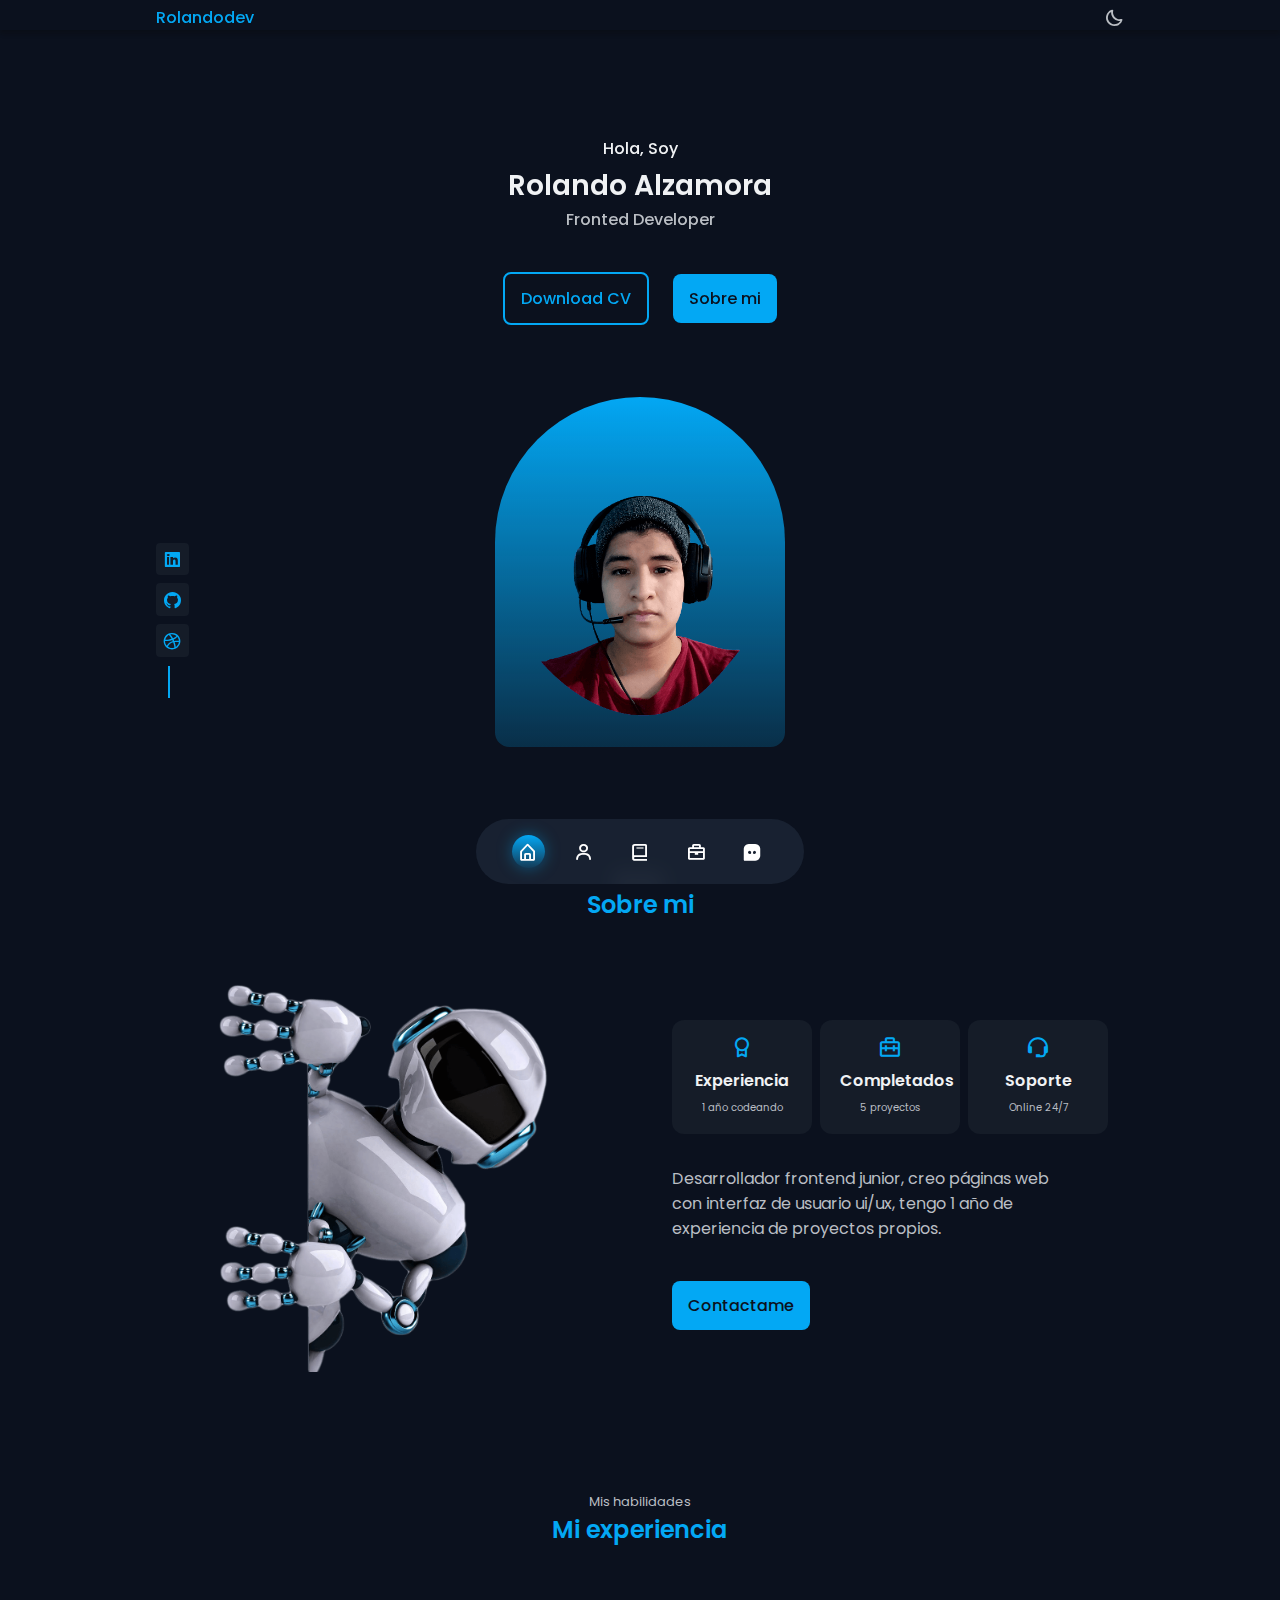
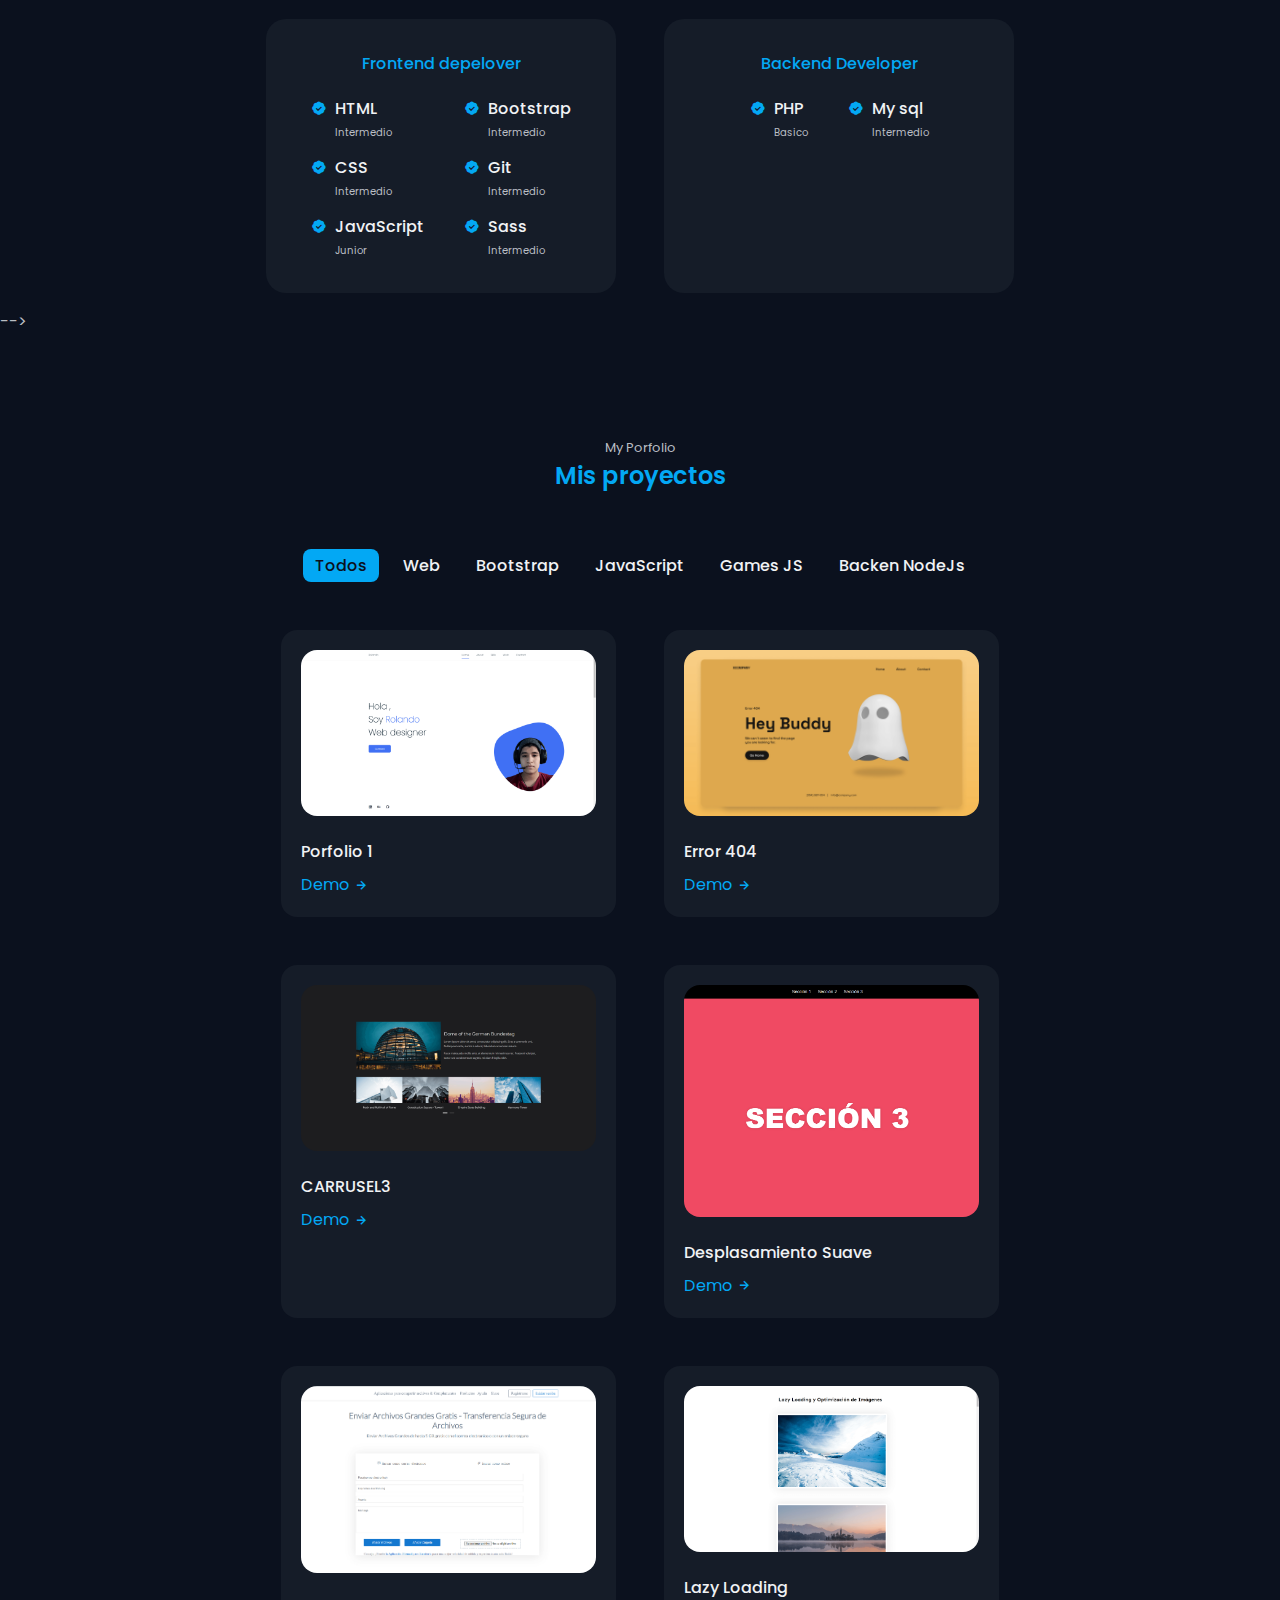
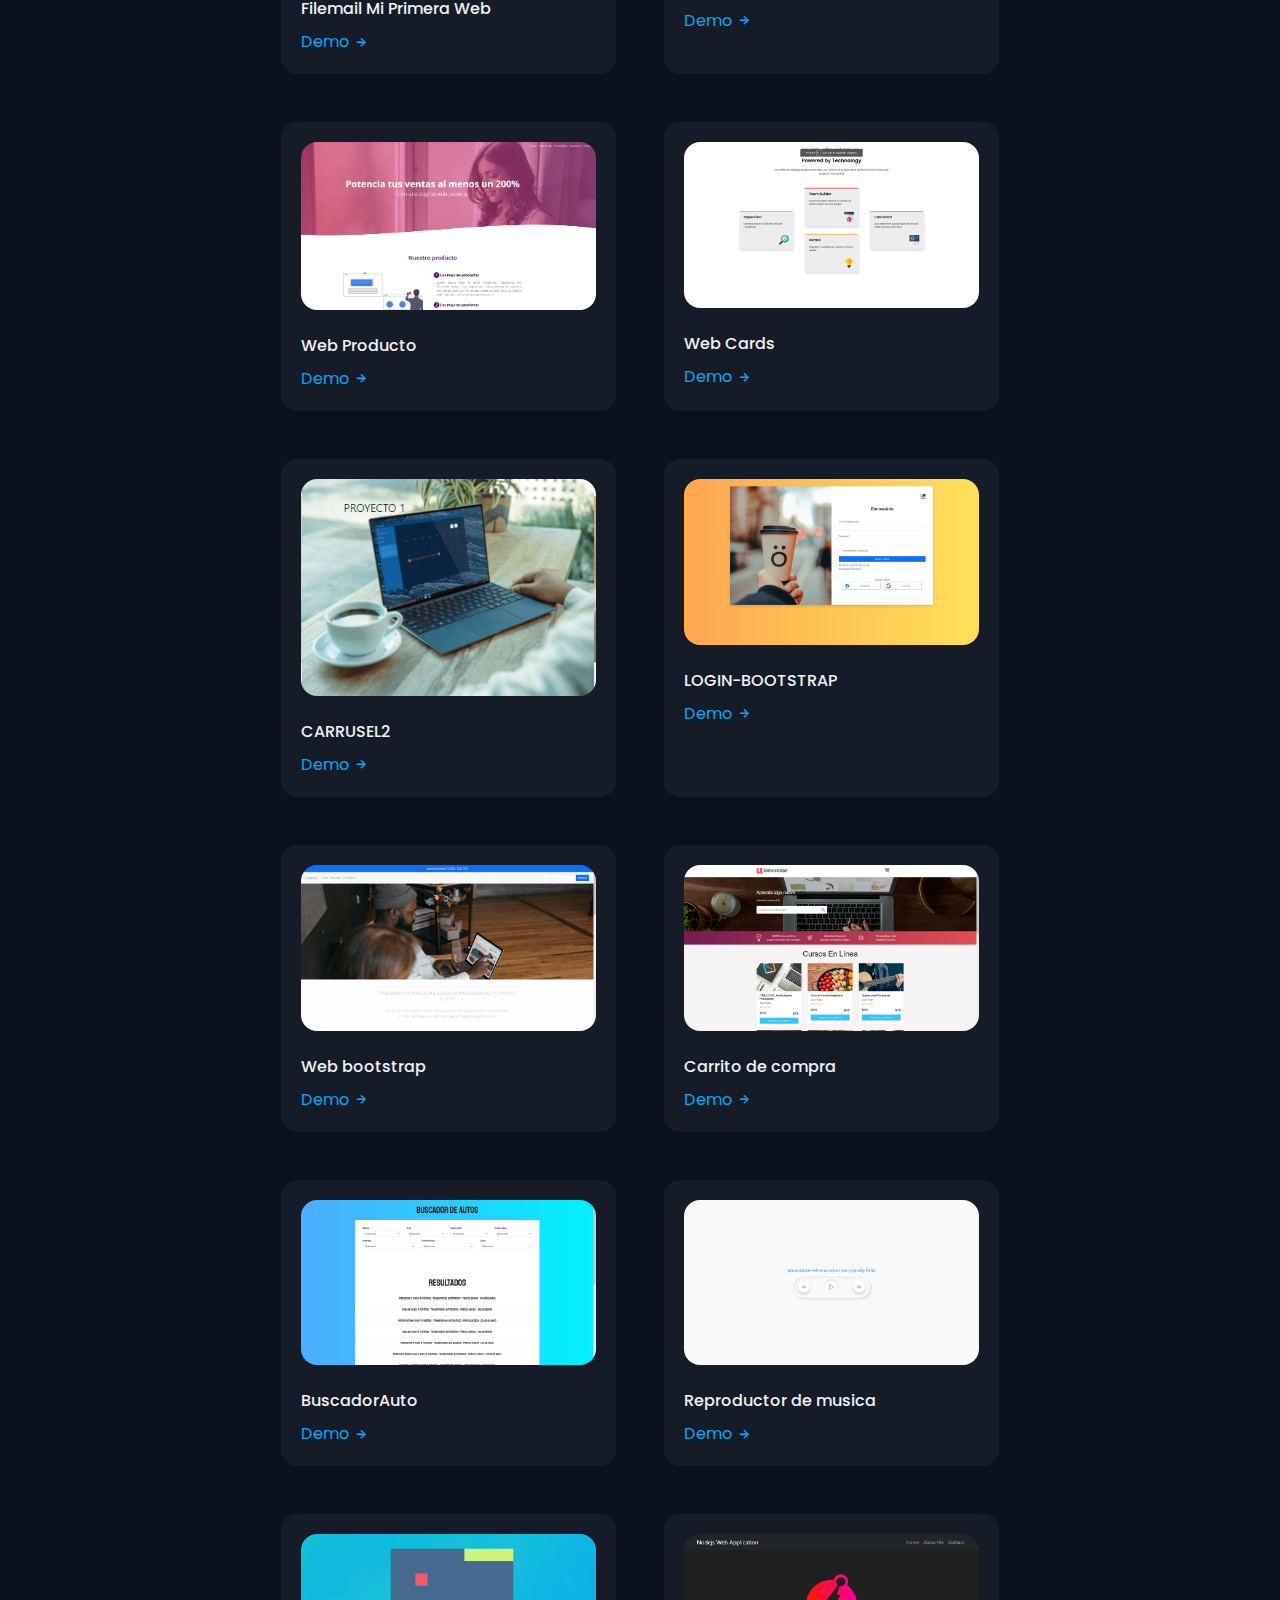
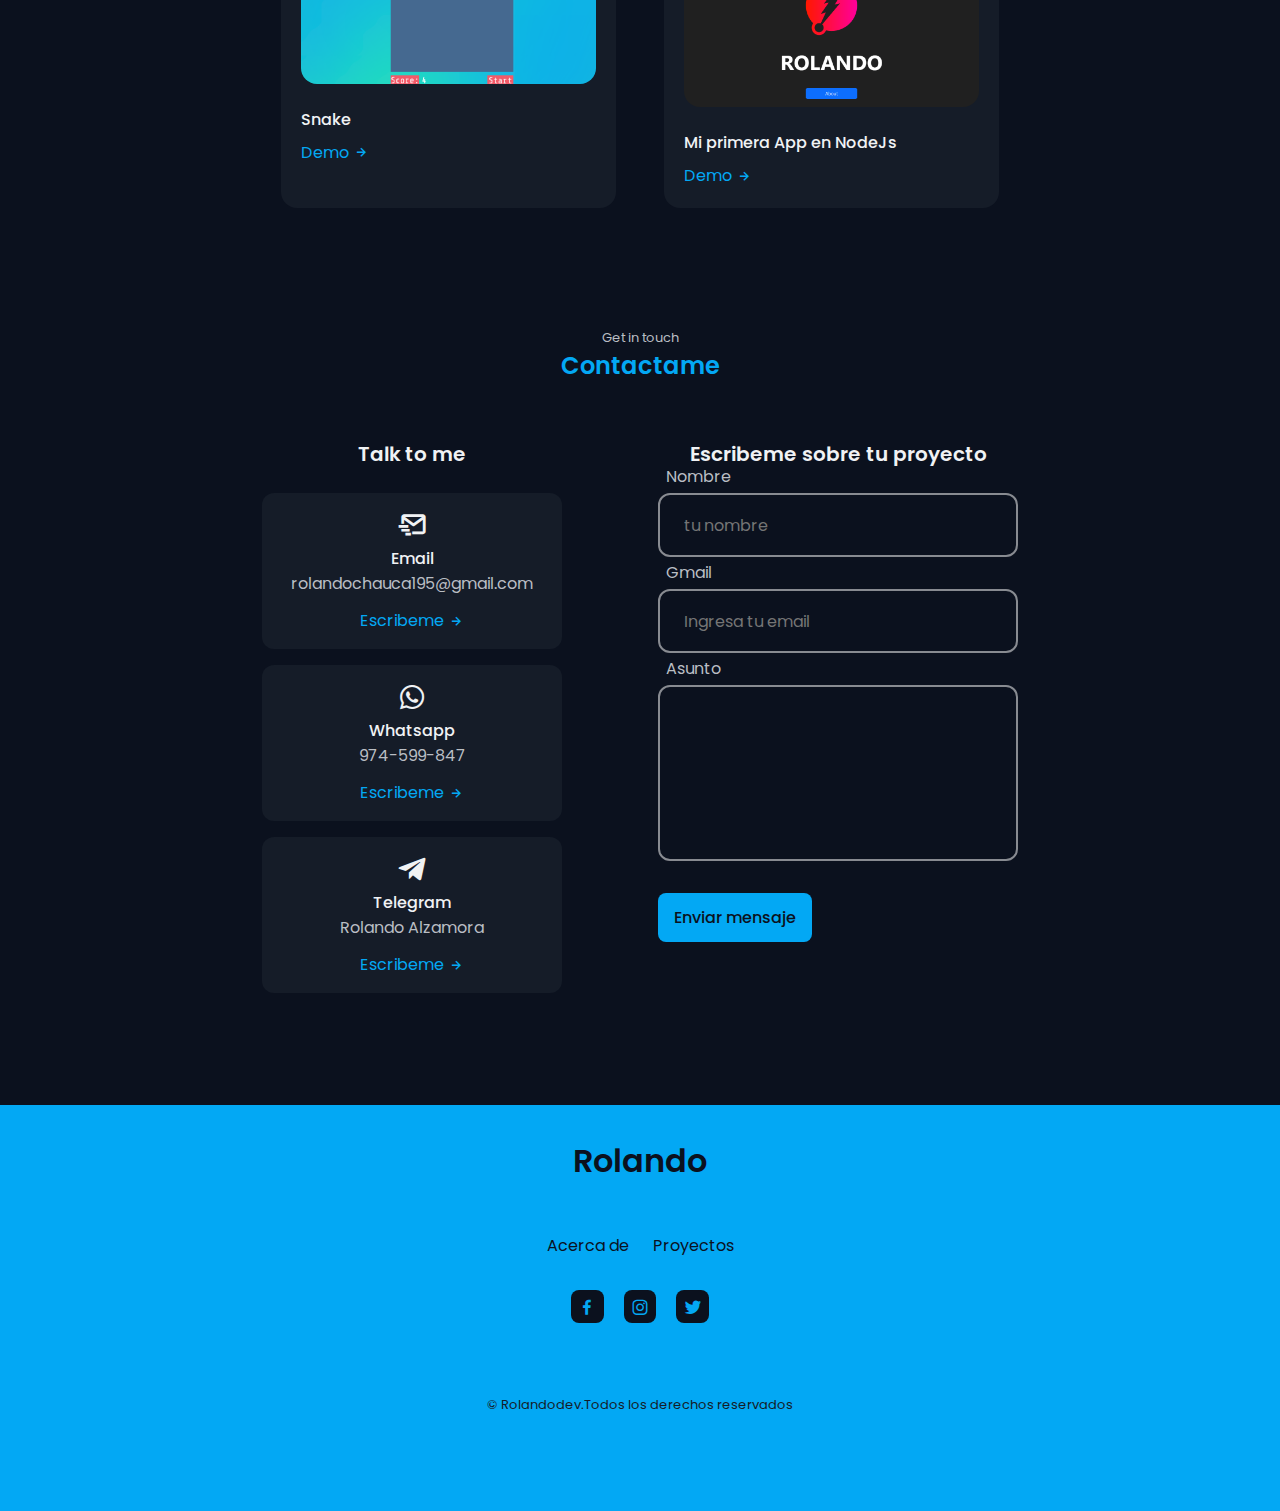
<file: index.html>
<!DOCTYPE html>
<html lang="es">
<head>
    <meta charset="UTF-8">
    <meta http-equiv="X-UA-Compatible" content="IE=edge">
    <meta name="viewport" content="width=device-width, initial-scale=1.0">
    <!-- FAVICON -->
    <link rel="shortcut icon" href="/assets/img/favicon-32x32.png" type="image/x-icon">

    <!-- BOXICONS -->
    <link href='https://unpkg.com/boxicons@2.1.1/css/boxicons.min.css' rel='stylesheet'>
    
    <!-- SWIPER CSS -->
    <link rel="stylesheet" href="/assets/css/swiper-bundle.min.css">
    <!-- CSS -->
    <link rel="stylesheet" href="/assets/css/style.css">
    
    <!-- SWIPER CSS -->
    <link rel="stylesheet" href="#">

    <title>Responsive porfolio website Rolando</title>
</head>
<body>
    <!-- HEADER -->
    <header class="header scroll-header" id="header">
        <nav class="nav container">
            <a href="#" class="nav__logo">Rolandodev</a>
            <div class="nav__menu">
                <ul class="nav__list">
                    <li class="nav__item">
                        <a href="#home" class="nav__link active-link">
                            <i class='bx bx-home-alt'></i>
                        </a>
                    </li>

                    <li class="nav__item">
                        <a href="#about" class="nav__link">
                            <i class='bx bx-user'></i>
                        </a>
                    </li>

                    <li class="nav__item">
                        <a href="#skills" class="nav__link">
                            <i class='bx bx-book'></i>
                        </a>
                    </li>
                    <li class="nav__item">
                        <a href="#work" class="nav__link ">
                            <i class='bx bx-briefcase' ></i>
                        </a>
                    </li>


                    <li class="nav__item">
                        <a href="#contact" class="nav__link ">
                            <i class='bx bxs-message-square-dots'></i>
                        </a>
                    </li>
                </ul>
            </div>
            <!-- THEME CHANGE BUTTON (Boton de cambio de tema) -->
            <i class='bx bx-moon change-theme' id="theme-button" ></i>
        </nav>
    </header>

    <!-- MAIN -->
    <main class="main">
            <!-- ==============================  HOME   =========================== -->
            <section class="home section" id="home">
                <div class="home__container container grid">
                        <div class="home__data">
                            <span class="home__greeting">Hola, Soy</span>
                            <h1 class="home__name">Rolando Alzamora</h1>
                            <h3 class="home__education">Fronted Developer</h3>
                            
                            <div class="home__buttons">
                                <a download="" href="assets/pdf/CV_JUAN ROLANDO CHAUCA ALZAMORA.pdf" target="_blank" class="button button--ghost">
                                    Download CV
                                </a>
                                <a href="#about" class="button">Sobre mi</a>
                            </div>
                        </div>
                        
                        <div class="home__handle">
                            <img src="/assets/img/perfilsinfondo.png" alt="" class="home__img">
                        </div>
                        <div class="home__social">
                            <a href="https://www.linkedin.com/in/rolando-chauca-332769189/" target="_blank"  class="home__social-link">
                                <i class='bx bxl-linkedin-square'></i>
                            </a>

                            <a href="https://github.com/RolandoAlz" target="_blank"  class="home__social-link">
                                <i class='bx bxl-github'></i>
                            </a>

                            <a href="" target="_blank" class="home__social-link">
                                <i class='bx bxl-dribbble'></i>
                            </a>
                        </div>
                        <!-- <a href="#about" class="home__scroll">
                            <i class='bx bx-mouse home__scroll-icon'></i>
                            <span class="home__scroll-name">Scroll Down</span>  
                        </a> -->
                </div>
            </section>
        
            <!-- ==============================  ABOUT   =========================== -->
            <section class="about section" id="about">
                <span class="section__subtitle">My Intro</span>
                <h2 class="section__title">Sobre mi</h2>

                <div class="about__container container grid">
                    <img src="/assets/img/roboto.png" alt="" class="about__img">
                    
                    <div class="about__data">
                        <div class="about__info">
                            <div class="about__box">
                                <i class='bx bx-award about__icon'></i>
                                <h3 class="about__title">Experiencia</h3>
                                <span class="about__subtitle">1 año codeando</span>
                            </div>

                            <div class="about__box">
                                <i class='bx bx-briefcase-alt-2 about__icon' ></i>
                                <h3 class="about__title">Completados</h3>
                                <span class="about__subtitle">5 proyectos</span>
                            </div>

                            <div class="about__box">
                                <i class='bx bx-support about__icon'> </i>
                                <h3 class="about__title">Soporte</h3>
                                <span class="about__subtitle">Online 24/7</span>
                            </div>
                        </div>
                        
                        <p class="about__description">
                            Desarrollador frontend junior, creo páginas web con interfaz de usuario ui/ux, 
                            tengo 1 año de experiencia de proyectos propios.
                        </p>

                        <a href="#contact" class="button">Contactame</a>
                    </div>
                </div>
            </section>

         <!-- ==============================  SKILLS   =========================== -->
            <section class="skills section" id="skills">
                <span class="section__subtitle">Mis habilidades</span>
                <h2 class="section__title">Mi experiencia</h2>

                <div class="skills__container container grid">
                    <div class="skills__content">
                        <h3 class="skills__title">Frontend depelover</h3>

                        <div class="skills__box">
                            <div class="skills__group">
                                <div class="skills__data">
                                    <i class='bx bxs-badge-check'></i>
    
                                    <div>
                                        <h3 class="skills__name">HTML</h3>
                                        <span class="skills__level">Intermedio</span>
                                    </div>
                                </div>
    
                                <div class="skills__data">
                                    <i class='bx bxs-badge-check'></i>
    
                                    <div>
                                        <h3 class="skills__name">CSS</h3>
                                        <span class="skills__level">Intermedio</span>
                                    </div>
                                </div>
    
                                <div class="skills__data">
                                    <i class='bx bxs-badge-check'></i>
    
                                    <div>
                                        <h3 class="skills__name">JavaScript</h3>
                                        <span class="skills__level">Junior</span>
                                    </div>
                                </div>
    
                                
                            </div>
    
                            <div class="skills__group">
                                <div class="skills__data">
                                    <i class='bx bxs-badge-check'></i>
    
                                    <div>
                                        <h3 class="skills__name">Bootstrap</h3>
                                        <span class="skills__level">Intermedio</span>
                                    </div>
                                </div>
    
                                <div class="skills__data">
                                    <i class='bx bxs-badge-check'></i>
    
                                    <div>
                                        <h3 class="skills__name">Git</h3>
                                        <span class="skills__level">Intermedio</span>
                                    </div>
                                </div>
    
                                <div class="skills__data">
                                    <i class='bx bxs-badge-check'></i>
    
                                    <div>
                                        <h3 class="skills__name">Sass</h3>
                                        <span class="skills__level">Intermedio</span>
                                    </div>
                                </div>
    
                                
                            </div>
                        </div>
                        
                    </div>

                    <div class="skills__content">
                        <h3 class="skills__title">Backend Developer</h3>
                        <div class="skills__box">
                            <div class="skills__group">
                                <div class="skills__data">
                                    <i class='bx bxs-badge-check'></i>
    
                                    <div>
                                        <h3 class="skills__name">PHP</h3>
                                        <span class="skills__level">Basico</span>
                                    </div>
                                </div>
    
                                <!-- <div class="skills__data">
                                    <i class='bx bxs-badge-check'></i>
    
                                    <div>
                                        <h3 class="skills__name">Node Js</h3>
                                        <span class="skills__level">Intermedio</span>
                                    </div>
                                </div> -->
    
                                <!-- <div class="skills__data">
                                    <i class='bx bxs-badge-check'></i>
    
                                    <div>
                                        <h3 class="skills__name">Python</h3>
                                        <span class="skills__level">Basico</span>
                                    </div>
                                </div> -->
    
                                
                            </div>
    
                            <div class="skills__group">
                                <div class="skills__data">
                                    <i class='bx bxs-badge-check'></i>
    
                                    <div>
                                        <h3 class="skills__name">My sql</h3>
                                        <span class="skills__level">Intermedio</span>
                                    </div>
                                </div>
    
                                <!-- <div class="skills__data">
                                    <i class='bx bxs-badge-check'></i>
    
                                    <div>
                                        <h3 class="skills__name">Firebase</h3>
                                        <span class="skills__level">Intermedio</span>
                                    </div>
                                </div> -->
    
                               
    
                                
                            </div>
                        </div>
                      
                    </div>
                </div>
            </section>

        <!-- ==============================  SERVICES   =========================== -->

        <!-- <section class="services section">
            <span class="section__subtitle">Mis servicios</span>
            <h2 class="section__title">Lo que hago</h2>

            <div class="services__container container grid">
                <div class="services__card">
                    <h3 class="services__title">Product <br>designer</h3>

                    <span class="services__button">
                        ver mas <i class='bx bx-right-arrow-alt services__icon'></i>
                    </span>

                    <div class="services__modal">
                        <div class="services__modal-content">
                            <i class='bx bx-x services__modal-close'></i>

                            <h3 class="services__modal-title">Product designer</h3>
                            <p class="services__modal-description">
                               
                                        servicio con un  año de experiencia.
                                        Proporcionar un trabajo de calidad a clientes y empresas
                            </p>

                            <ul class="services__modal-list">
                                <li class="services__modal-item">
                                    <i class='bx bx-check services__modal-icon'></i>
                                    <p class="services__modal-info">
                                        desarrollador de paginas web
                                    </p>
                                </li>

                                <li class="services__modal-item">
                                    <i class='bx bx-check services__modal-icon'></i>
                                    <p class="services__modal-info">
                                        Creo interacciones de elementos ux
                                    </p>
                                </li>

                                <li class="services__modal-item">
                                    <i class='bx bx-check services__modal-icon'></i>
                                    <p class="services__modal-info">
                                        Posiciono la marca de tu empresa.
                                    </p>
                                </li>
                                
                                <li class="services__modal-item">
                                    <i class='bx bx-check services__modal-icon'></i>
                                    <p class="services__modal-info">
                                        Diseño y mockupus de productos para empresas

                                    </p>
                                </li>

                                <li class="services__modal-item">
                                    <i class='bx bx-check services__modal-icon'></i>
                                    <p class="services__modal-info">
                                        Yo desarrollo la interfaz de usuario
                                    </p>
                                </li>
                            </ul>
                        </div>
                    </div>
                </div>

                <div class="services__card">
                    <h3 class="services__title">UI/UX <br> designer </h3>

                    <span class="services__button">
                        ver mas <i class='bx bx-right-arrow-alt services__icon'></i>
                    </span>

                    <div class="services__modal">
                        <div class="services__modal-content">
                            <i class='bx bx-x services__modal-close'></i>

                            <h3 class="services__modal-title">UI/UX designe</h3>
                            <p class="services__modal-description">
                                servicio con un  año de experiencia.
                                Proporcionar un trabajo de calidad a clientes y empresas
                            </p>

                            <ul class="services__modal-list">
                                <li class="services__modal-item">
                                    <i class='bx bx-check services__modal-icon'></i>
                                    <p class="services__modal-info">
                                        Diseño de interacción
                                    </p>
                                </li>

                                <li class="services__modal-item">
                                    <i class='bx bx-check services__modal-icon'></i>
                                    <p class="services__modal-info">
                                        Arquitecto de información
                                    </p>
                                </li>

                                <li class="services__modal-item">
                                    <i class='bx bx-check services__modal-icon'></i>
                                    <p class="services__modal-info">
                                        wireframes y prototipos
                                    </p>
                                </li>
                                
                                <li class="services__modal-item">
                                    <i class='bx bx-check services__modal-icon'></i>
                                    <p class="services__modal-info">
                                        Tipografía
                                    </p>
                                </li>

                                <li class="services__modal-item">
                                    <i class='bx bx-check services__modal-icon'></i>
                                    <p class="services__modal-info">
                                        Diseños,Colores
                                    </p>
                                </li>
                            </ul>
                        </div>
                    </div>
                </div>

                <!-- <div class="services__card">
                    <h3 class="services__title">Visual <br> designer</h3>

                    <span class="services__button">
                        ver mas <i class='bx bx-right-arrow-alt services__icon'></i>
                    </span>

                    <div class="services__modal">
                        <div class="services__modal-content">
                            <i class='bx bx-x services__modal-close'></i>

                            <h3 class="services__modal-title">Visual designer</h3>
                            <p class="services__modal-description">
                                servicio con un  año de experiencia.
                                Proporcionar un trabajo de calidad a clientes y empresas
                            </p>

                            <ul class="services__modal-list">
                                <li class="services__modal-item">
                                    <i class='bx bx-check services__modal-icon'></i>
                                    <p class="services__modal-info">
                                        Web page developer
                                    </p>
                                </li>

                                <li class="services__modal-item">
                                    <i class='bx bx-check services__modal-icon'></i>
                                    <p class="services__modal-info">
                                        I create ux element interactions
                                    </p>
                                </li>

                                <li class="services__modal-item">
                                    <i class='bx bx-check services__modal-icon'></i>
                                    <p class="services__modal-info">
                                        I position your company brand.
                                    </p>
                                </li>
                                
                                <li class="services__modal-item">
                                    <i class='bx bx-check services__modal-icon'></i>
                                    <p class="services__modal-info">
                                        Design and mockupus of products for companies
                                    </p>
                                </li>

                                <li class="services__modal-item">
                                    <i class='bx bx-check services__modal-icon'></i>
                                    <p class="services__modal-info">
                                        I developer the user interface
                                    </p>
                                </li>
                            </ul>
                        </div>
                    </div>
                </div> -->
            </div>
        </section>
 -->

        <!-- ==============================  WORK   =========================== -->
        <section class="work section" id="work">
            <span class="section__subtitle">My Porfolio</span>
            <h2 class="section__title">Mis proyectos</h2>

            <div class="work__filters">
                <span class="work__item active-work" data-filter="all">Todos</span>
                <span class="work__item" data-filter=".web">Web</span>
                <span class="work__item" data-filter=".bootstrap">Bootstrap</span>
                <span class="work__item" data-filter=".js">JavaScript</span>
                <span class="work__item" data-filter=".games">Games JS</span>
                <span class="work__item" data-filter=".backend__node">Backen NodeJs</span>
            </div>
            <div class="work__container container grid">
                <div class="work__card mix web">
                    <img src="assets/img/soy_rolando.png" alt="" class="work__img">
    
                    <h3 class="work__title">Porfolio 1</h3>
    
                    <a href="/proyectos/web/SoyRolando/index.html" target ="_blank" class="work__button">
                        Demo <i class='bx bx-right-arrow-alt work__icon'></i>
                    </a>
                </div>
                <div class="work__card mix web">
                    <img src="assets/img/error404prev.png" alt="" class="work__img">
    
                    <h3 class="work__title">Error 404</h3>
    
                    <a href="/proyectos/web/Error 404/index.html" target ="_blank" class="work__button">
                        Demo <i class='bx bx-right-arrow-alt work__icon'></i>
                    </a>
                </div>
                
                <div class="work__card mix web">
                    <img src="assets/img/carrusel3.png" alt="" class="work__img">

                    <h3 class="work__title">CARRUSEL3</h3>
                    
                    <a href="/proyectos/web/CARRUSEL3/index.html" target ="_blank" class="work__button">
                        Demo <i class='bx bx-right-arrow-alt work__icon'></i>
                    </a>
                </div>
                
                <div class="work__card mix web">
                    <img src="assets/img/desplasamiento_suave.png" alt="" class="work__img">
                    
                    <h3 class="work__title">Desplasamiento Suave</h3>
                    
                    <a href="/proyectos/web/Desplazamiento Suave/index.html" target ="_blank" class="work__button">
                        Demo <i class='bx bx-right-arrow-alt work__icon'></i>
                    </a>
                </div>
                
                <div class="work__card mix web">
                    <img src="assets/img/file_mail.png" alt="" class="work__img">
                    
                    <h3 class="work__title">Filemail Mi Primera Web</h3>
                    
                    <a href="/proyectos/web/FILEMAIL/index.html" target ="_blank" class="work__button">
                        Demo <i class='bx bx-right-arrow-alt work__icon'></i>
                    </a>
                </div>
                
                <div class="work__card mix web">
                    <img src="assets/img/lazyloanding.png" alt="" class="work__img">
                    
                    <h3 class="work__title">Lazy Loading</h3>
                    
                    <a href="/proyectos/web/lazy-loading-nativo-master/index.html" target ="_blank" class="work__button">
                        Demo <i class='bx bx-right-arrow-alt work__icon'></i>
                    </a>
                </div>
                
                <div class="work__card mix web">
                    <img src="assets/img/creacion_pw.png" alt="" class="work__img">
                    
                    <h3 class="work__title">Web Producto</h3>
                    
                    <a href="/proyectos/web/mi primera web creacion/index.html" target ="_blank" class="work__button">
                        Demo <i class='bx bx-right-arrow-alt work__icon'></i>
                    </a>
                </div>
                
                <div class="work__card mix web">
                    <img src="assets/img/cards.png" alt="" class="work__img">
                    
                    <h3 class="work__title">Web Cards</h3>
                    
                    <a href="/proyectos/web/practica de css card/index.html" target ="_blank" class="work__button">
                        Demo <i class='bx bx-right-arrow-alt work__icon'></i>
                    </a>
                </div>

                <div class="work__card mix web">
                    <img src="assets/img/carrusel_2.png" alt="" class="work__img">
                    
                    <h3 class="work__title">CARRUSEL2</h3>
                    
                    <a href="/proyectos/web/CARRUSEL2/index.html" target ="_blank" class="work__button">
                        Demo <i class='bx bx-right-arrow-alt work__icon'></i>
                    </a>
                </div>
                

                <div class="work__card mix bootstrap">
                    <img src="assets/img/loginbootstap.png" alt="" class="work__img">

                    <h3 class="work__title">LOGIN-BOOTSTRAP</h3>

                    <a href="/proyectos/bootstrap/LOGIN-BOOTSTRAP/" target ="_blank" class="work__button">
                        Demo <i class='bx bx-right-arrow-alt work__icon'></i>
                    </a>
                </div>

                <div class="work__card mix bootstrap">
                    <img src="assets/img/paginawebboot.png" alt="" class="work__img">

                    <h3 class="work__title">Web bootstrap</h3>

                    <a href="/proyectos/bootstrap/Pagina-web-bootstrap/index.html" target ="_blank" class="work__button">
                        Demo <i class='bx bx-right-arrow-alt work__icon'></i>
                    </a>
                </div>

                <div class="work__card mix js">
                    <img src="assets/img/carrito_compra.png" alt="" class="work__img">

                    <h3 class="work__title">Carrito de compra</h3>

                    <a href="/proyectos/js/15-PROYECTO-Carrito/index.html" target ="_blank" class="work__button">
                        Demo <i class='bx bx-right-arrow-alt work__icon'></i>
                    </a>
                </div>

                <div class="work__card mix js">
                    <img src="assets/img/BuscadorAuto.png" alt="" class="work__img">

                    <h3 class="work__title">BuscadorAuto</h3>

                    <a href="/proyectos/js/17-PROYECTO-Buscador/index.html" target ="_blank" class="work__button">
                        Demo <i class='bx bx-right-arrow-alt work__icon'></i>
                    </a>
                </div>

                <div class="work__card mix js">
                    <img src="assets/img/Reproductor de musica.png" alt="" class="work__img">

                    <h3 class="work__title">Reproductor de musica</h3>

                    <a href="/proyectos/js/Reproductor de Musica/index.html" target ="_blank" class="work__button">
                        Demo <i class='bx bx-right-arrow-alt work__icon'></i>
                    </a>
                </div>

                <div class="work__card mix games">
                    <img src="/assets/img/SNAKEPREV.png" alt="" class="work__img">
    
                    <h3 class="work__title">Snake</h3>
    
                    <a href="/proyectos/Games_JS/SNAKE/index.html" target ="_blank" class="work__button">
                        Demo <i class='bx bx-right-arrow-alt work__icon'></i>
                    </a>
                </div>

                <div class="work__card mix backend__node">
                    <img src="/assets/img/node_js.png" alt="" class="work__img">
    
                    <h3 class="work__title">Mi primera App en NodeJs</h3>
    
                    <a href="https://nodejs-first-rolando.herokuapp.com/" target ="_blank" class="work__button">
                        Demo <i class='bx bx-right-arrow-alt work__icon'></i>
                    </a>
                </div>

            </div>

        </section>

        <!-- ==============================  TESTIMONIALS   =========================== -->
        <!-- <section class="testimonial section">
            <span class="section__subtitle">Mis clientes</span>
            <h2 class="section__title">Testimonios</h2>

            <div class="testimonial__container container swiper">
                <div class="swiper-wrapper">
                    <div class="testimonial__card swiper-slide">
                    <img src="/assets/img/testimonial1.png" alt="" class="testimonial__img">

                        <h3 class="testimonial__name">joe</h3>
                        <p class="testimonial__description">
                             A really good job, all aspects of the project where
                             followed step by step with godd results
                        </p>
                    </div>
                    <div class="testimonial__card swiper-slide">
                        <img src="/assets/img/testimonial2.png" alt="" class="testimonial__img">

                        <h3 class="testimonial__name">alexandra</h3>
                        <p class="testimonial__description">
                             A really good job, all aspects of the project where
                             followed step by step with godd results
                        </p>
                    </div>
                    <div class="testimonial__card swiper-slide">
                        <img src="/assets/img/testimonial3.png" alt="" class="testimonial__img">

                        <h3 class="testimonial__name">joe</h3>
                        <p class="testimonial__description">
                             A really good job, all aspects of the project where
                             followed step by step with godd results
                        </p>
                    </div>
                </div>
                <div class="swiper-pagination"></div>
            </div>
        </section> -->

        <!-- ==============================  CONTACT   =========================== -->
        <section class="contact section" id="contact">
            <span class="section__subtitle">Get in touch</span>
            <h2 class="section__title">Contactame</h2>

            <div class="contact__container container grid">
                <div class="contact__content">
                    <h3 class="contact__title">Talk to me</h3>

                    <div class="contact__info">
                        <div class="contact__card">
                            <i class='bx bx-mail-send contact__card-icon'></i>
                            <h3 class="contact__card-title">Email</h3>
                            <span class="contact__card-data">rolandochauca195@gmail.com</span>

                            <a href="mailto:rolandochauca195@gmail.com" target="_blank" class="contact__button">
                                Escribeme <i class='bx bx-right-arrow-alt contact__button-icon' ></i>
                            </a>
                        </div>

                        <div class="contact__card">
                            <i class='bx bxl-whatsapp contact__card-icon' ></i>
                            <h3 class="contact__card-title">Whatsapp</h3>
                            <span class="contact__card-data">974-599-847</span>

                            <a href="https://wa.me/51974599847" target="_blank" class="contact__button">
                                Escribeme<i class='bx bx-right-arrow-alt contact__button-icon' ></i>
                            </a>
                        </div>

                        <div class="contact__card">
                            <i class='bx bxl-telegram contact__card-icon' ></i>
                            <h3 class="contact__card-title">Telegram</h3>
                            <span class="contact__card-data">Rolando Alzamora</span>

                            <a href="https://msng.link/o/?Rolando Alzamora=tg" target="_blank" class="contact__button">
                                Escribeme <i class='bx bx-right-arrow-alt contact__button-icon' ></i>
                            </a>
                        </div>
                    </div>
                </div>

                <div class="contact__content">
                    <h3 class="contact__title">Escribeme sobre tu proyecto</h3>

                    <form method="POST" class="contact__form" netlify>
                        <div class="contact__form-div">
                            <label for="" class="contact__form-tag">Nombre</label>
                            <input type="text" placeholder="tu nombre"  name="name" class="contact__form-input">
                        </div>
                        <div class="contact__form-div">
                            <label for="" class="contact__form-tag">Gmail</label>
                            <input type="email" placeholder="Ingresa tu email" name="email" class="contact__form-input">
                        </div>
                        <div class="contact__form-div contact__form-area">
                            <label for="" class="contact__form-tag">Asunto</label>
                            <textarea name="message" id="" cols="30" rows="10" class="contact__form-input"></textarea>
                        </div>
                        <button class="button">Enviar mensaje</button>
                    </form>
                </div>
            </div>
        </section>
    </main>

    <!-- ==============================  FOOTER   =========================== -->
    <footer class="footer">
        <div class="footer__container container">
            <h1 class="footer__title">Rolando</h1>

            <ul class="footer__list">
                <li>
                    <a href="#about" class="footer__link">Acerca de</a>
                </li>
                <li>
                    <a href="#work" class="footer__link">Proyectos</a>
                </li>
                <!-- <li>
                    <a href="#testimonial" class="footer__link">Testimonios</a>
                </li> -->
            </ul>

            <ul class="footer__social">
                <a href="https://www.facebook.com/rolando.alzamora/" target="_blank" class="footer__social-link">
                    <i class='bx bxl-facebook'></i>
                </a>
                <a href="https://www.instagram.com/rolandoalzamora/?hl=es-la" target="_blank" class="footer__social-link">
                    <i class='bx bxl-instagram'></i>
                </a>
                <a href="https://twitter.com/rolandoalzamora" target="_blank" class="footer__social-link">
                    <i class='bx bxl-twitter'></i>
                </a>
            </ul>
            <span class="footer__copy">
                &#169; Rolandodev.Todos los derechos reservados
            </span>
        </div>
    </footer>

    <!-- ACROLLREVEAL -->
    <script src="/assets/js/scrollreveal.min.js"></script>
    <!--SWIPER JS  -->
    <script src="/assets/js/swiper-bundle.min.js"></script>
    <!-- MIXITUP FILTER -->
    <script src="assets/js/mixitup.min.js"></script>
    <!-- MAIN JS -->
<script src="/assets/js/main.js"></script>
</body>
</html>
</file>
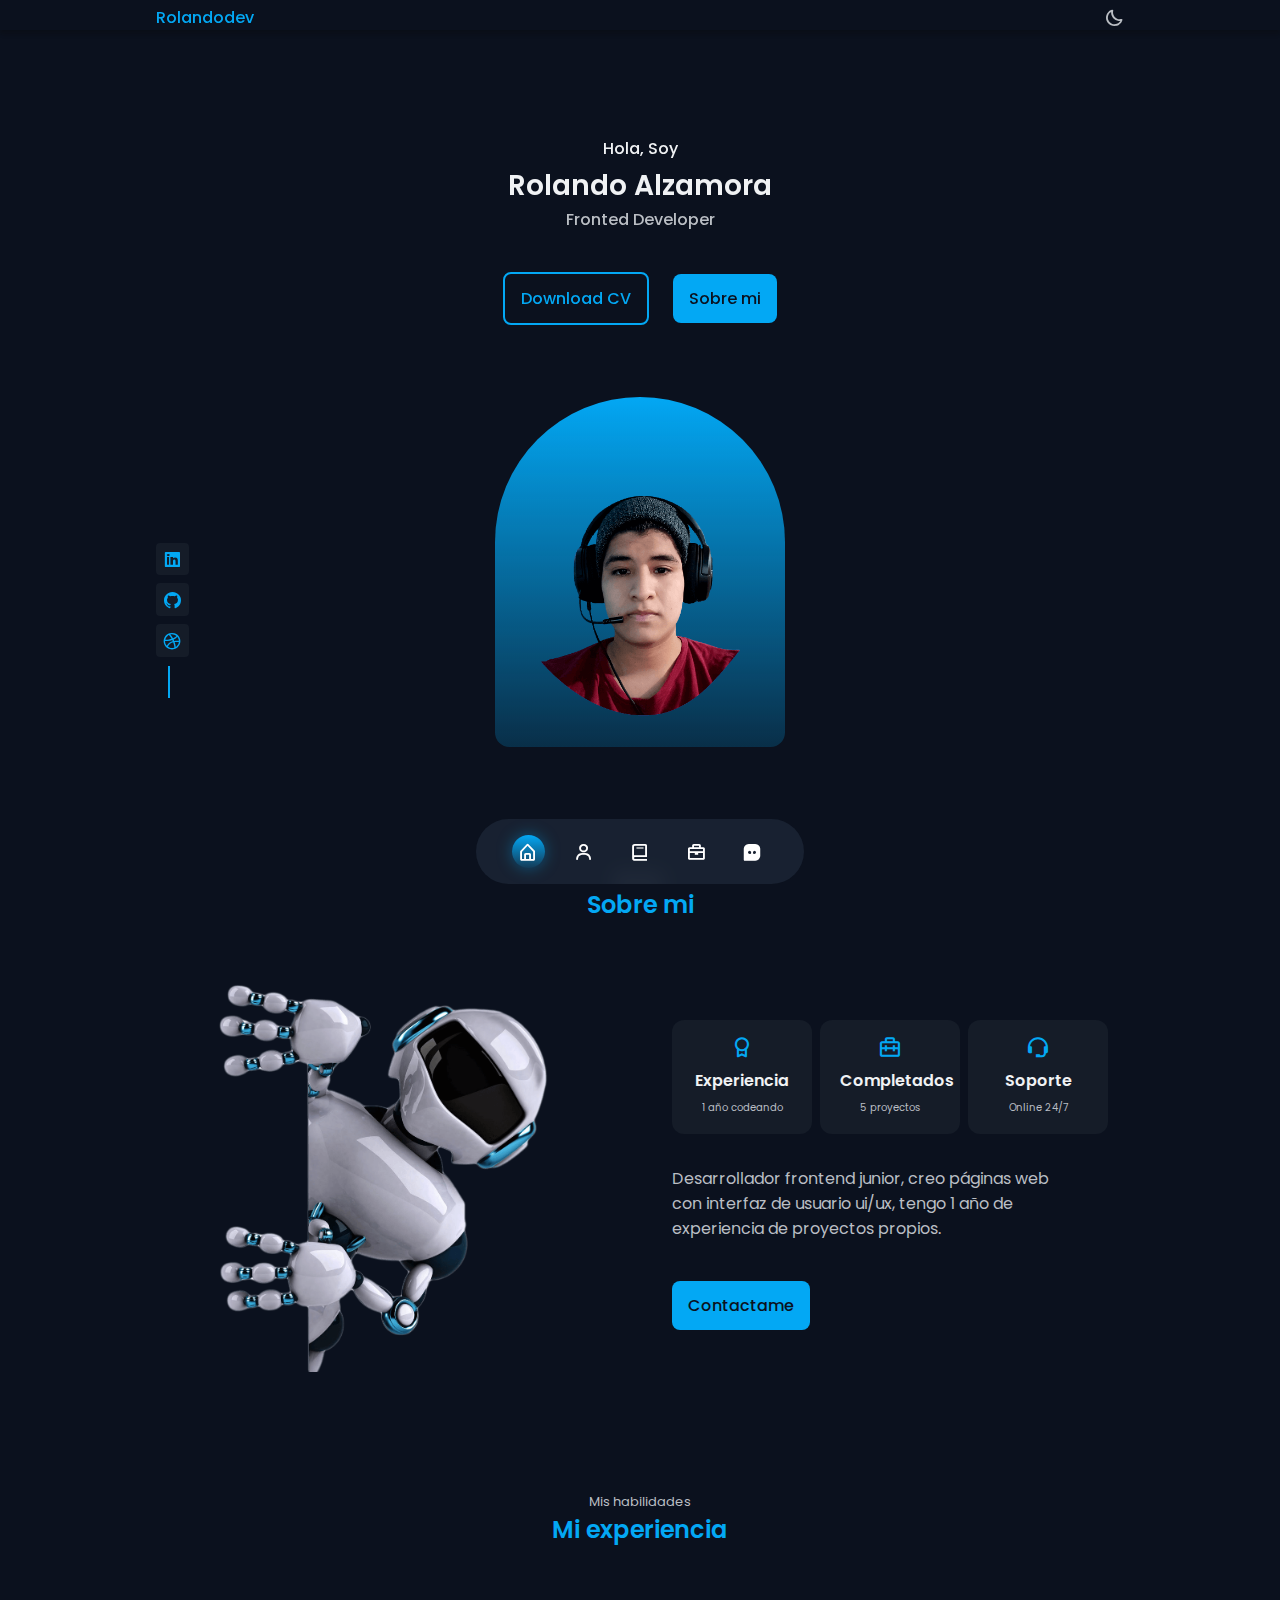
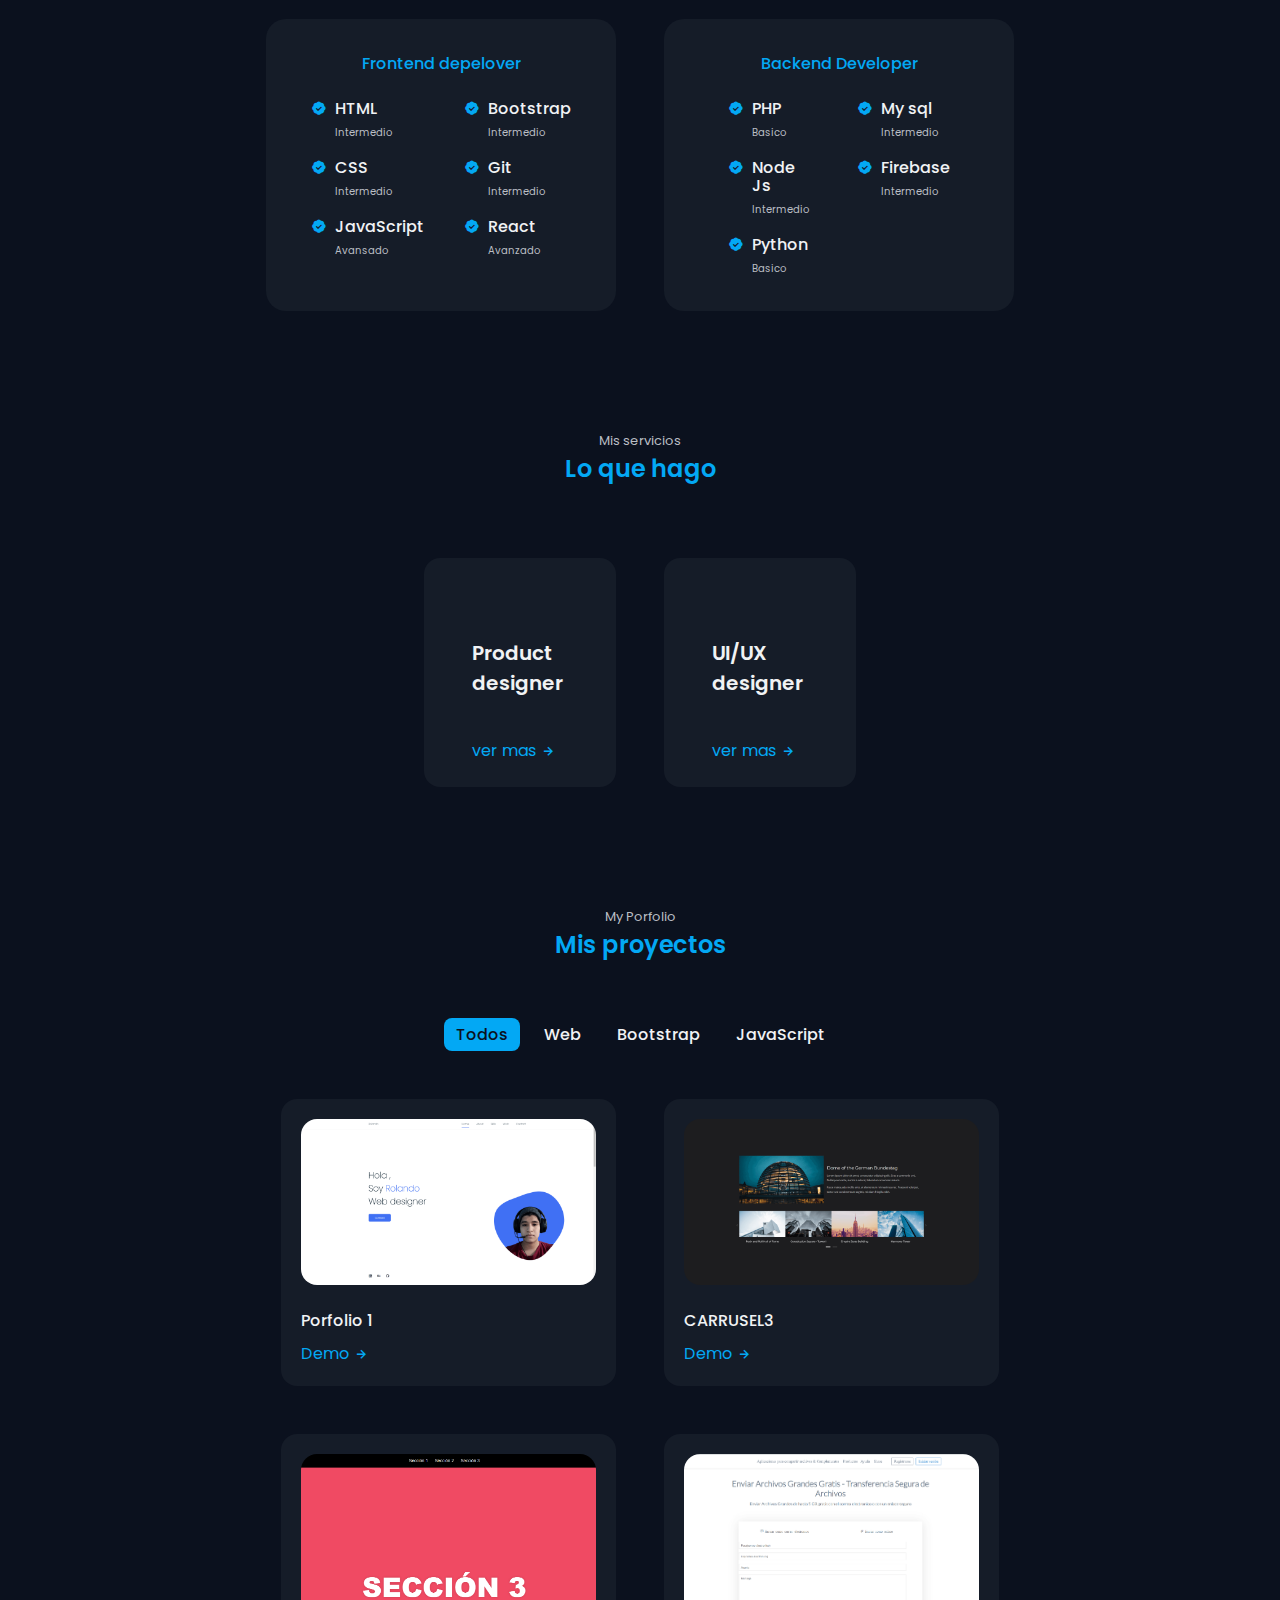
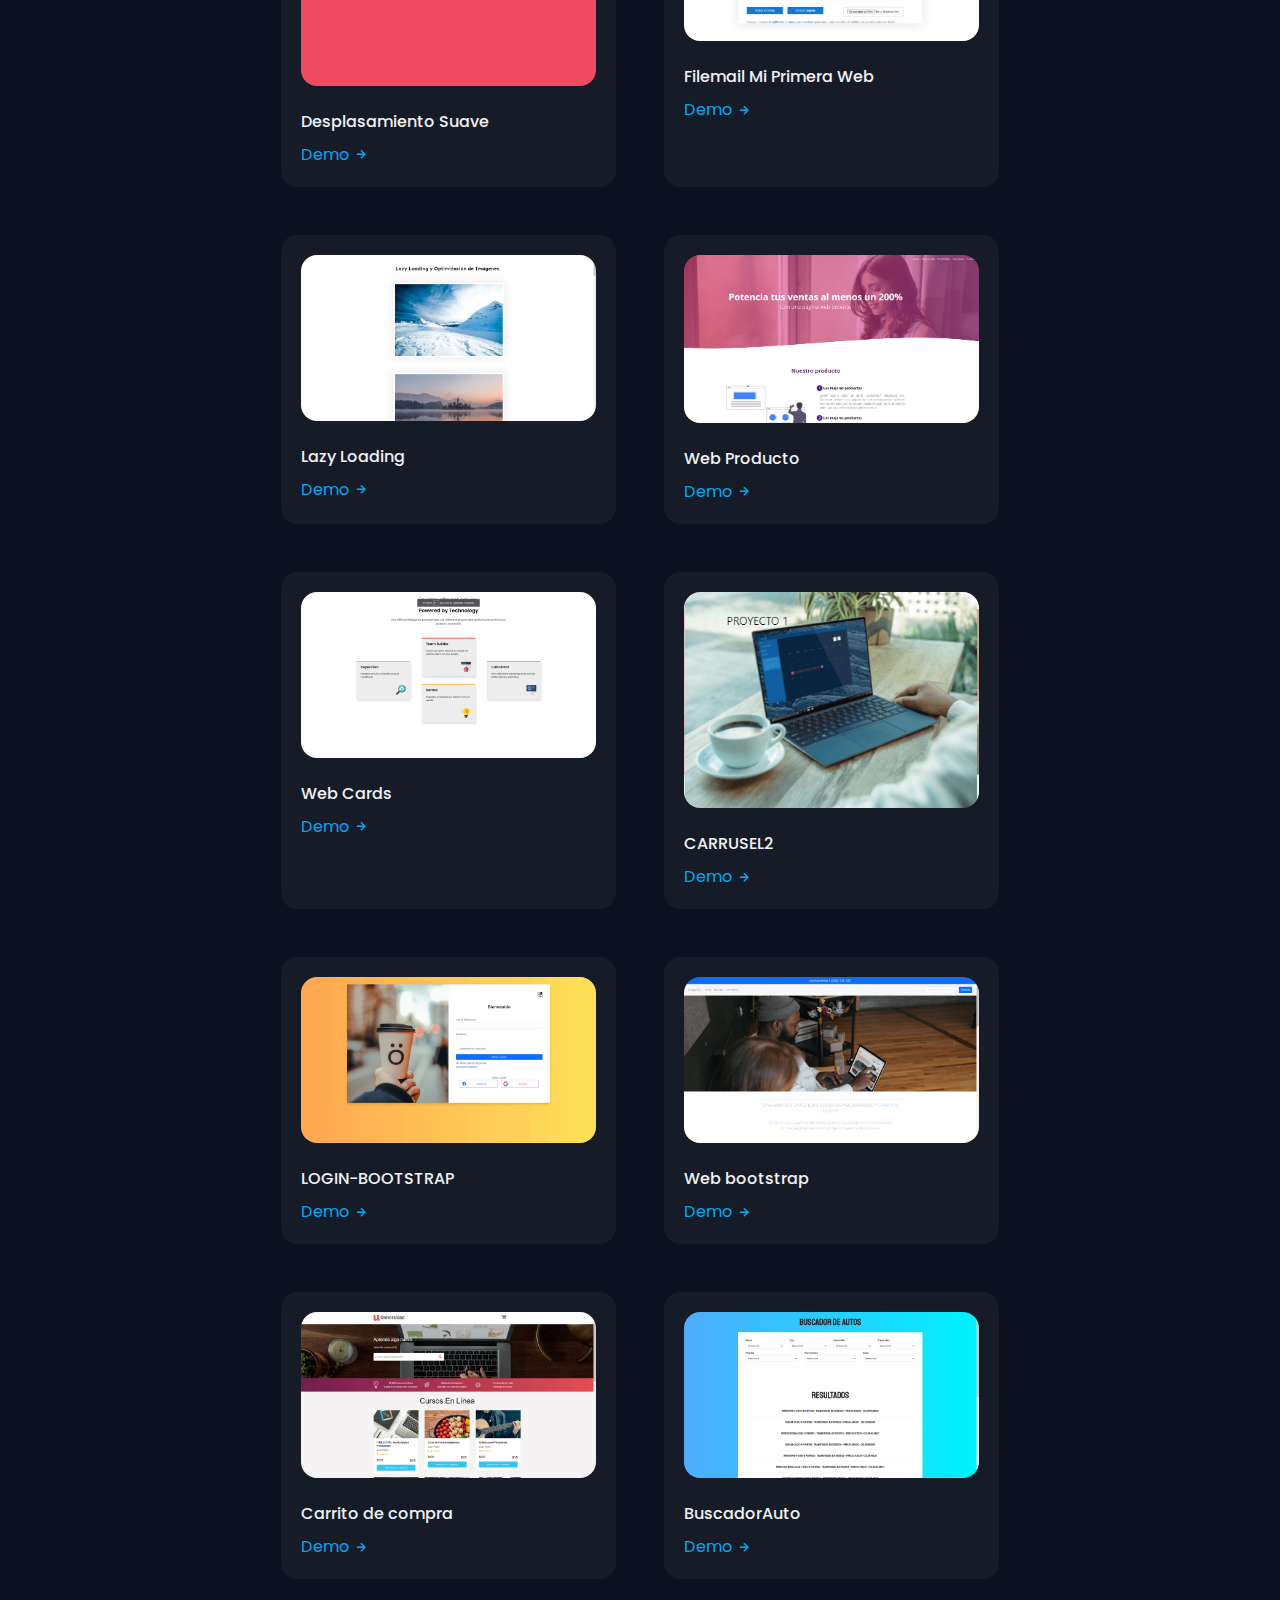
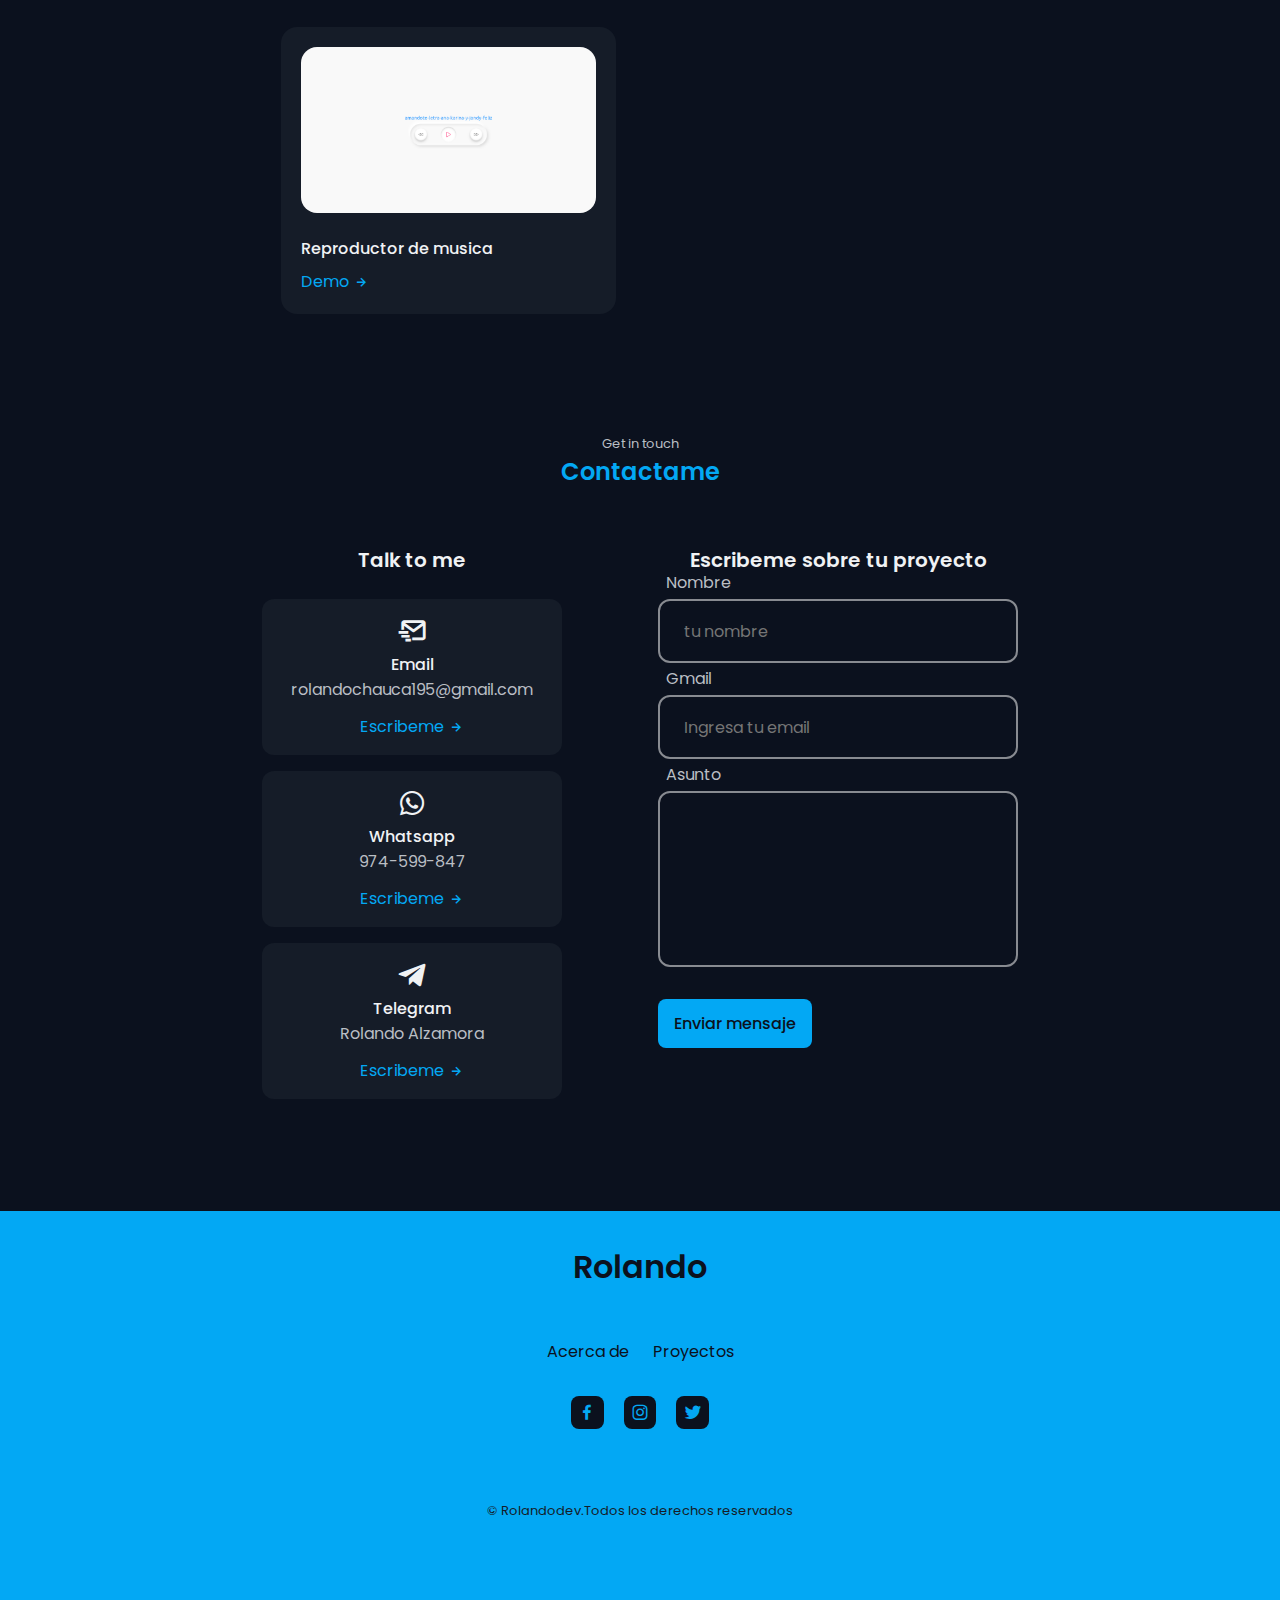
<file: Responsive porfolio website Rolandodev/index.html>
<!DOCTYPE html>
<html lang="es">
<head>
    <meta charset="UTF-8">
    <meta http-equiv="X-UA-Compatible" content="IE=edge">
    <meta name="viewport" content="width=device-width, initial-scale=1.0">
    <!-- FAVICON -->
    <link rel="shortcut icon" href="/assets/img/favicon-32x32.png" type="image/x-icon">

    <!-- BOXICONS -->
    <link href='https://unpkg.com/boxicons@2.1.1/css/boxicons.min.css' rel='stylesheet'>
    
    <!-- SWIPER CSS -->
    <link rel="stylesheet" href="/assets/css/swiper-bundle.min.css">
    <!-- CSS -->
    <link rel="stylesheet" href="/assets/css/style.css">
    
    <!-- SWIPER CSS -->
    <link rel="stylesheet" href="#">

    <title>Respponsive porfolio website Ansel</title>
</head>
<body>
    <!-- HEADER -->
    <header class="header scroll-header" id="header">
        <nav class="nav container">
            <a href="#" class="nav__logo">Rolandodev</a>
            <div class="nav__menu">
                <ul class="nav__list">
                    <li class="nav__item">
                        <a href="#home" class="nav__link active-link">
                            <i class='bx bx-home-alt'></i>
                        </a>
                    </li>

                    <li class="nav__item">
                        <a href="#about" class="nav__link">
                            <i class='bx bx-user'></i>
                        </a>
                    </li>

                    <li class="nav__item">
                        <a href="#skills" class="nav__link">
                            <i class='bx bx-book'></i>
                        </a>
                    </li>
                    <li class="nav__item">
                        <a href="#work" class="nav__link ">
                            <i class='bx bx-briefcase' ></i>
                        </a>
                    </li>


                    <li class="nav__item">
                        <a href="#contact" class="nav__link ">
                            <i class='bx bxs-message-square-dots'></i>
                        </a>
                    </li>
                </ul>
            </div>
            <!-- THEME CHANGE BUTTON (Boton de cambio de tema) -->
            <i class='bx bx-moon change-theme' id="theme-button" ></i>
        </nav>
    </header>

    <!-- MAIN -->
    <main class="main">
            <!-- ==============================  HOME   =========================== -->
            <section class="home section" id="home">
                <div class="home__container container grid">
                        <div class="home__data">
                            <span class="home__greeting">Hola, Soy</span>
                            <h1 class="home__name">Rolando Alzamora</h1>
                            <h3 class="home__education">Fronted Developer</h3>
                            
                            <div class="home__buttons">
                                <a download="" href="assets/pdf/CV_JUAN ROLANDO CHAUCA ALZAMORA.pdf" target="_blank" class="button button--ghost">
                                    Download CV
                                </a>
                                <a href="#about" class="button">Sobre mi</a>
                            </div>
                        </div>
                        
                        <div class="home__handle">
                            <img src="/assets/img/perfilsinfondo.png" alt="" class="home__img">
                        </div>
                        <div class="home__social">
                            <a href="https://www.linkedin.com/in/rolando-chauca-332769189/" target="_blank"  class="home__social-link">
                                <i class='bx bxl-linkedin-square'></i>
                            </a>

                            <a href="https://github.com/RolandoAlz" target="_blank"  class="home__social-link">
                                <i class='bx bxl-github'></i>
                            </a>

                            <a href="" target="_blank" class="home__social-link">
                                <i class='bx bxl-dribbble'></i>
                            </a>
                        </div>
                        <!-- <a href="#about" class="home__scroll">
                            <i class='bx bx-mouse home__scroll-icon'></i>
                            <span class="home__scroll-name">Scroll Down</span>  
                        </a> -->
                </div>
            </section>
        
            <!-- ==============================  ABOUT   =========================== -->
            <section class="about section" id="about">
                <span class="section__subtitle">My Intro</span>
                <h2 class="section__title">Sobre mi</h2>

                <div class="about__container container grid">
                    <img src="/assets/img/roboto.png" alt="" class="about__img">
                    
                    <div class="about__data">
                        <div class="about__info">
                            <div class="about__box">
                                <i class='bx bx-award about__icon'></i>
                                <h3 class="about__title">Experiencia</h3>
                                <span class="about__subtitle">1 año codeando</span>
                            </div>

                            <div class="about__box">
                                <i class='bx bx-briefcase-alt-2 about__icon' ></i>
                                <h3 class="about__title">Completados</h3>
                                <span class="about__subtitle">5 proyectos</span>
                            </div>

                            <div class="about__box">
                                <i class='bx bx-support about__icon'> </i>
                                <h3 class="about__title">Soporte</h3>
                                <span class="about__subtitle">Online 24/7</span>
                            </div>
                        </div>
                        
                        <p class="about__description">
                            Desarrollador frontend junior, creo páginas web con interfaz de usuario ui/ux, 
                            tengo 1 año de experiencia de proyectos propios.
                        </p>

                        <a href="#contact" class="button">Contactame</a>
                    </div>
                </div>
            </section>

         <!-- ==============================  SKILLS   =========================== -->
            <section class="skills section" id="skills">
                <span class="section__subtitle">Mis habilidades</span>
                <h2 class="section__title">Mi experiencia</h2>

                <div class="skills__container container grid">
                    <div class="skills__content">
                        <h3 class="skills__title">Frontend depelover</h3>

                        <div class="skills__box">
                            <div class="skills__group">
                                <div class="skills__data">
                                    <i class='bx bxs-badge-check'></i>
    
                                    <div>
                                        <h3 class="skills__name">HTML</h3>
                                        <span class="skills__level">Intermedio</span>
                                    </div>
                                </div>
    
                                <div class="skills__data">
                                    <i class='bx bxs-badge-check'></i>
    
                                    <div>
                                        <h3 class="skills__name">CSS</h3>
                                        <span class="skills__level">Intermedio</span>
                                    </div>
                                </div>
    
                                <div class="skills__data">
                                    <i class='bx bxs-badge-check'></i>
    
                                    <div>
                                        <h3 class="skills__name">JavaScript</h3>
                                        <span class="skills__level">Avansado</span>
                                    </div>
                                </div>
    
                                
                            </div>
    
                            <div class="skills__group">
                                <div class="skills__data">
                                    <i class='bx bxs-badge-check'></i>
    
                                    <div>
                                        <h3 class="skills__name">Bootstrap</h3>
                                        <span class="skills__level">Intermedio</span>
                                    </div>
                                </div>
    
                                <div class="skills__data">
                                    <i class='bx bxs-badge-check'></i>
    
                                    <div>
                                        <h3 class="skills__name">Git</h3>
                                        <span class="skills__level">Intermedio</span>
                                    </div>
                                </div>
    
                                <div class="skills__data">
                                    <i class='bx bxs-badge-check'></i>
    
                                    <div>
                                        <h3 class="skills__name">React</h3>
                                        <span class="skills__level">Avanzado</span>
                                    </div>
                                </div>
    
                                
                            </div>
                        </div>
                        
                    </div>

                    <div class="skills__content">
                        <h3 class="skills__title">Backend Developer</h3>
                        <div class="skills__box">
                            <div class="skills__group">
                                <div class="skills__data">
                                    <i class='bx bxs-badge-check'></i>
    
                                    <div>
                                        <h3 class="skills__name">PHP</h3>
                                        <span class="skills__level">Basico</span>
                                    </div>
                                </div>
    
                                <div class="skills__data">
                                    <i class='bx bxs-badge-check'></i>
    
                                    <div>
                                        <h3 class="skills__name">Node Js</h3>
                                        <span class="skills__level">Intermedio</span>
                                    </div>
                                </div>
    
                                <div class="skills__data">
                                    <i class='bx bxs-badge-check'></i>
    
                                    <div>
                                        <h3 class="skills__name">Python</h3>
                                        <span class="skills__level">Basico</span>
                                    </div>
                                </div>
    
                                
                            </div>
    
                            <div class="skills__group">
                                <div class="skills__data">
                                    <i class='bx bxs-badge-check'></i>
    
                                    <div>
                                        <h3 class="skills__name">My sql</h3>
                                        <span class="skills__level">Intermedio</span>
                                    </div>
                                </div>
    
                                <div class="skills__data">
                                    <i class='bx bxs-badge-check'></i>
    
                                    <div>
                                        <h3 class="skills__name">Firebase</h3>
                                        <span class="skills__level">Intermedio</span>
                                    </div>
                                </div>
    
                               
    
                                
                            </div>
                        </div>
                      
                    </div>
                </div>
            </section>

        <!-- ==============================  SERVICES   =========================== -->

        <section class="services section">
            <span class="section__subtitle">Mis servicios</span>
            <h2 class="section__title">Lo que hago</h2>

            <div class="services__container container grid">
                <div class="services__card">
                    <h3 class="services__title">Product <br>designer</h3>

                    <span class="services__button">
                        ver mas <i class='bx bx-right-arrow-alt services__icon'></i>
                    </span>

                    <div class="services__modal">
                        <div class="services__modal-content">
                            <i class='bx bx-x services__modal-close'></i>

                            <h3 class="services__modal-title">Product designer</h3>
                            <p class="services__modal-description">
                               
                                        servicio con un  año de experiencia.
                                        Proporcionar un trabajo de calidad a clientes y empresas
                            </p>

                            <ul class="services__modal-list">
                                <li class="services__modal-item">
                                    <i class='bx bx-check services__modal-icon'></i>
                                    <p class="services__modal-info">
                                        desarrollador de paginas web
                                    </p>
                                </li>

                                <li class="services__modal-item">
                                    <i class='bx bx-check services__modal-icon'></i>
                                    <p class="services__modal-info">
                                        Creo interacciones de elementos ux
                                    </p>
                                </li>

                                <li class="services__modal-item">
                                    <i class='bx bx-check services__modal-icon'></i>
                                    <p class="services__modal-info">
                                        Posiciono la marca de tu empresa.
                                    </p>
                                </li>
                                
                                <li class="services__modal-item">
                                    <i class='bx bx-check services__modal-icon'></i>
                                    <p class="services__modal-info">
                                        Diseño y mockupus de productos para empresas

                                    </p>
                                </li>

                                <li class="services__modal-item">
                                    <i class='bx bx-check services__modal-icon'></i>
                                    <p class="services__modal-info">
                                        Yo desarrollo la interfaz de usuario
                                    </p>
                                </li>
                            </ul>
                        </div>
                    </div>
                </div>

                <div class="services__card">
                    <h3 class="services__title">UI/UX <br> designer </h3>

                    <span class="services__button">
                        ver mas <i class='bx bx-right-arrow-alt services__icon'></i>
                    </span>

                    <div class="services__modal">
                        <div class="services__modal-content">
                            <i class='bx bx-x services__modal-close'></i>

                            <h3 class="services__modal-title">UI/UX designe</h3>
                            <p class="services__modal-description">
                                servicio con un  año de experiencia.
                                Proporcionar un trabajo de calidad a clientes y empresas
                            </p>

                            <ul class="services__modal-list">
                                <li class="services__modal-item">
                                    <i class='bx bx-check services__modal-icon'></i>
                                    <p class="services__modal-info">
                                        Diseño de interacción
                                    </p>
                                </li>

                                <li class="services__modal-item">
                                    <i class='bx bx-check services__modal-icon'></i>
                                    <p class="services__modal-info">
                                        Arquitecto de información
                                    </p>
                                </li>

                                <li class="services__modal-item">
                                    <i class='bx bx-check services__modal-icon'></i>
                                    <p class="services__modal-info">
                                        wireframes y prototipos
                                    </p>
                                </li>
                                
                                <li class="services__modal-item">
                                    <i class='bx bx-check services__modal-icon'></i>
                                    <p class="services__modal-info">
                                        Tipografía
                                    </p>
                                </li>

                                <li class="services__modal-item">
                                    <i class='bx bx-check services__modal-icon'></i>
                                    <p class="services__modal-info">
                                        Diseños,Colores
                                    </p>
                                </li>
                            </ul>
                        </div>
                    </div>
                </div>

                <!-- <div class="services__card">
                    <h3 class="services__title">Visual <br> designer</h3>

                    <span class="services__button">
                        ver mas <i class='bx bx-right-arrow-alt services__icon'></i>
                    </span>

                    <div class="services__modal">
                        <div class="services__modal-content">
                            <i class='bx bx-x services__modal-close'></i>

                            <h3 class="services__modal-title">Visual designer</h3>
                            <p class="services__modal-description">
                                servicio con un  año de experiencia.
                                Proporcionar un trabajo de calidad a clientes y empresas
                            </p>

                            <ul class="services__modal-list">
                                <li class="services__modal-item">
                                    <i class='bx bx-check services__modal-icon'></i>
                                    <p class="services__modal-info">
                                        Web page developer
                                    </p>
                                </li>

                                <li class="services__modal-item">
                                    <i class='bx bx-check services__modal-icon'></i>
                                    <p class="services__modal-info">
                                        I create ux element interactions
                                    </p>
                                </li>

                                <li class="services__modal-item">
                                    <i class='bx bx-check services__modal-icon'></i>
                                    <p class="services__modal-info">
                                        I position your company brand.
                                    </p>
                                </li>
                                
                                <li class="services__modal-item">
                                    <i class='bx bx-check services__modal-icon'></i>
                                    <p class="services__modal-info">
                                        Design and mockupus of products for companies
                                    </p>
                                </li>

                                <li class="services__modal-item">
                                    <i class='bx bx-check services__modal-icon'></i>
                                    <p class="services__modal-info">
                                        I developer the user interface
                                    </p>
                                </li>
                            </ul>
                        </div>
                    </div>
                </div> -->
            </div>
        </section>


        <!-- ==============================  WORK   =========================== -->
        <section class="work section" id="work">
            <span class="section__subtitle">My Porfolio</span>
            <h2 class="section__title">Mis proyectos</h2>

            <div class="work__filters">
                <span class="work__item active-work" data-filter="all">Todos</span>
                <span class="work__item" data-filter=".web">Web</span>
                <span class="work__item" data-filter=".bootstrap">Bootstrap</span>
                <span class="work__item" data-filter=".js">JavaScript</span>
            </div>
            <div class="work__container container grid">
                <div class="work__card mix web">
                    <img src="assets/img/soy_rolando.png" alt="" class="work__img">
    
                    <h3 class="work__title">Porfolio 1</h3>
    
                    <a href="/projectos/web/SoyRolando/index.html" target ="_blank" class="work__button">
                        Demo <i class='bx bx-right-arrow-alt work__icon'></i>
                    </a>
                </div>
                
                <div class="work__card mix web">
                    <img src="assets/img/carrusel3.png" alt="" class="work__img">

                    <h3 class="work__title">CARRUSEL3</h3>
                    
                    <a href="/projectos/web/CARRUSEL3/index.html" target ="_blank" class="work__button">
                        Demo <i class='bx bx-right-arrow-alt work__icon'></i>
                    </a>
                </div>
                
                <div class="work__card mix web">
                    <img src="assets/img/desplasamiento_suave.png" alt="" class="work__img">
                    
                    <h3 class="work__title">Desplasamiento Suave</h3>
                    
                    <a href="/projectos/web/Desplazamiento Suave/index.html" target ="_blank" class="work__button">
                        Demo <i class='bx bx-right-arrow-alt work__icon'></i>
                    </a>
                </div>
                
                <div class="work__card mix web">
                    <img src="assets/img/file_mail.png" alt="" class="work__img">
                    
                    <h3 class="work__title">Filemail Mi Primera Web</h3>
                    
                    <a href="/projectos/web/FILEMAIL/index.html" target ="_blank" class="work__button">
                        Demo <i class='bx bx-right-arrow-alt work__icon'></i>
                    </a>
                </div>
                
                <div class="work__card mix web">
                    <img src="assets/img/lazyloanding.png" alt="" class="work__img">
                    
                    <h3 class="work__title">Lazy Loading</h3>
                    
                    <a href="/projectos/web/lazy-loading-nativo-master/index.html" target ="_blank" class="work__button">
                        Demo <i class='bx bx-right-arrow-alt work__icon'></i>
                    </a>
                </div>
                
                <div class="work__card mix web">
                    <img src="assets/img/creacion_pw.png" alt="" class="work__img">
                    
                    <h3 class="work__title">Web Producto</h3>
                    
                    <a href="/projectos/web/mi primera web creacion/index.html" target ="_blank" class="work__button">
                        Demo <i class='bx bx-right-arrow-alt work__icon'></i>
                    </a>
                </div>
                
                <div class="work__card mix web">
                    <img src="assets/img/cards.png" alt="" class="work__img">
                    
                    <h3 class="work__title">Web Cards</h3>
                    
                    <a href="/projectos/web/practica de css card/index.html" target ="_blank" class="work__button">
                        Demo <i class='bx bx-right-arrow-alt work__icon'></i>
                    </a>
                </div>

                <div class="work__card mix web">
                    <img src="assets/img/carrusel_2.png" alt="" class="work__img">
                    
                    <h3 class="work__title">CARRUSEL2</h3>
                    
                    <a href="/projectos/web/CARRUSEL2/index.html" target ="_blank" class="work__button">
                        Demo <i class='bx bx-right-arrow-alt work__icon'></i>
                    </a>
                </div>
                

                <div class="work__card mix bootstrap">
                    <img src="assets/img/loginbootstap.png" alt="" class="work__img">

                    <h3 class="work__title">LOGIN-BOOTSTRAP</h3>

                    <a href="/projectos/bootstrap/LOGIN-BOOTSTRAP/" target ="_blank" class="work__button">
                        Demo <i class='bx bx-right-arrow-alt work__icon'></i>
                    </a>
                </div>

                <div class="work__card mix bootstrap">
                    <img src="assets/img/paginawebboot.png" alt="" class="work__img">

                    <h3 class="work__title">Web bootstrap</h3>

                    <a href="/projectos/bootstrap/Pagina-web-bootstrap/index.html" target ="_blank" class="work__button">
                        Demo <i class='bx bx-right-arrow-alt work__icon'></i>
                    </a>
                </div>

                <div class="work__card mix js">
                    <img src="assets/img/carrito_compra.png" alt="" class="work__img">

                    <h3 class="work__title">Carrito de compra</h3>

                    <a href="/projectos/js/15-PROYECTO-Carrito/index.html" target ="_blank" class="work__button">
                        Demo <i class='bx bx-right-arrow-alt work__icon'></i>
                    </a>
                </div>

                <div class="work__card mix js">
                    <img src="assets/img/BuscadorAuto.png" alt="" class="work__img">

                    <h3 class="work__title">BuscadorAuto</h3>

                    <a href="/projectos/js/17-PROYECTO-Buscador/index.html" target ="_blank" class="work__button">
                        Demo <i class='bx bx-right-arrow-alt work__icon'></i>
                    </a>
                </div>

                <div class="work__card mix js">
                    <img src="assets/img/Reproductor de musica.png" alt="" class="work__img">

                    <h3 class="work__title">Reproductor de musica</h3>

                    <a href="/projectos/js/Reproductor de Musica/index.html" target ="_blank" class="work__button">
                        Demo <i class='bx bx-right-arrow-alt work__icon'></i>
                    </a>
                </div>

            </div>

        </section>

        <!-- ==============================  TESTIMONIALS   =========================== -->
        <!-- <section class="testimonial section">
            <span class="section__subtitle">Mis clientes</span>
            <h2 class="section__title">Testimonios</h2>

            <div class="testimonial__container container swiper">
                <div class="swiper-wrapper">
                    <div class="testimonial__card swiper-slide">
                    <img src="/assets/img/testimonial1.png" alt="" class="testimonial__img">

                        <h3 class="testimonial__name">joe</h3>
                        <p class="testimonial__description">
                             A really good job, all aspects of the project where
                             followed step by step with godd results
                        </p>
                    </div>
                    <div class="testimonial__card swiper-slide">
                        <img src="/assets/img/testimonial2.png" alt="" class="testimonial__img">

                        <h3 class="testimonial__name">alexandra</h3>
                        <p class="testimonial__description">
                             A really good job, all aspects of the project where
                             followed step by step with godd results
                        </p>
                    </div>
                    <div class="testimonial__card swiper-slide">
                        <img src="/assets/img/testimonial3.png" alt="" class="testimonial__img">

                        <h3 class="testimonial__name">joe</h3>
                        <p class="testimonial__description">
                             A really good job, all aspects of the project where
                             followed step by step with godd results
                        </p>
                    </div>
                </div>
                <div class="swiper-pagination"></div>
            </div>
        </section> -->

        <!-- ==============================  CONTACT   =========================== -->
        <section class="contact section" id="contact">
            <span class="section__subtitle">Get in touch</span>
            <h2 class="section__title">Contactame</h2>

            <div class="contact__container container grid">
                <div class="contact__content">
                    <h3 class="contact__title">Talk to me</h3>

                    <div class="contact__info">
                        <div class="contact__card">
                            <i class='bx bx-mail-send contact__card-icon'></i>
                            <h3 class="contact__card-title">Email</h3>
                            <span class="contact__card-data">rolandochauca195@gmail.com</span>

                            <a href="mailto:rolandochauca195@gmail.com" target="_blank" class="contact__button">
                                Escribeme <i class='bx bx-right-arrow-alt contact__button-icon' ></i>
                            </a>
                        </div>

                        <div class="contact__card">
                            <i class='bx bxl-whatsapp contact__card-icon' ></i>
                            <h3 class="contact__card-title">Whatsapp</h3>
                            <span class="contact__card-data">974-599-847</span>

                            <a href="https://wa.me/51974599847" target="_blank" class="contact__button">
                                Escribeme<i class='bx bx-right-arrow-alt contact__button-icon' ></i>
                            </a>
                        </div>

                        <div class="contact__card">
                            <i class='bx bxl-telegram contact__card-icon' ></i>
                            <h3 class="contact__card-title">Telegram</h3>
                            <span class="contact__card-data">Rolando Alzamora</span>

                            <a href="https://msng.link/o/?Rolando Alzamora=tg" target="_blank" class="contact__button">
                                Escribeme <i class='bx bx-right-arrow-alt contact__button-icon' ></i>
                            </a>
                        </div>
                    </div>
                </div>

                <div class="contact__content">
                    <h3 class="contact__title">Escribeme sobre tu proyecto</h3>

                    <form method="POST" class="contact__form" netlify>
                        <div class="contact__form-div">
                            <label for="" class="contact__form-tag">Nombre</label>
                            <input type="text" placeholder="tu nombre"  name="name" class="contact__form-input">
                        </div>
                        <div class="contact__form-div">
                            <label for="" class="contact__form-tag">Gmail</label>
                            <input type="email" placeholder="Ingresa tu email" name="email" class="contact__form-input">
                        </div>
                        <div class="contact__form-div contact__form-area">
                            <label for="" class="contact__form-tag">Asunto</label>
                            <textarea name="message" id="" cols="30" rows="10" class="contact__form-input"></textarea>
                        </div>
                        <button class="button">Enviar mensaje</button>
                    </form>
                </div>
            </div>
        </section>
    </main>

    <!-- ==============================  FOOTER   =========================== -->
    <footer class="footer">
        <div class="footer__container container">
            <h1 class="footer__title">Rolando</h1>

            <ul class="footer__list">
                <li>
                    <a href="#about" class="footer__link">Acerca de</a>
                </li>
                <li>
                    <a href="#work" class="footer__link">Proyectos</a>
                </li>
                <!-- <li>
                    <a href="#testimonial" class="footer__link">Testimonios</a>
                </li> -->
            </ul>

            <ul class="footer__social">
                <a href="https://www.facebook.com/rolando.alzamora/" target="_blank" class="footer__social-link">
                    <i class='bx bxl-facebook'></i>
                </a>
                <a href="https://www.instagram.com/rolandoalzamora/?hl=es-la" target="_blank" class="footer__social-link">
                    <i class='bx bxl-instagram'></i>
                </a>
                <a href="https://twitter.com/rolandoalzamora" target="_blank" class="footer__social-link">
                    <i class='bx bxl-twitter'></i>
                </a>
            </ul>
            <span class="footer__copy">
                &#169; Rolandodev.Todos los derechos reservados
            </span>
        </div>
    </footer>

    <!-- ACROLLREVEAL -->
    <script src="/assets/js/scrollreveal.min.js"></script>
    <!--SWIPER JS  -->
    <script src="/assets/js/swiper-bundle.min.js"></script>
    <!-- MIXITUP FILTER -->
    <script src="assets/js/mixitup.min.js"></script>
    <!-- MAIN JS -->
<script src="/assets/js/main.js"></script>
</body>
</html>
</file>
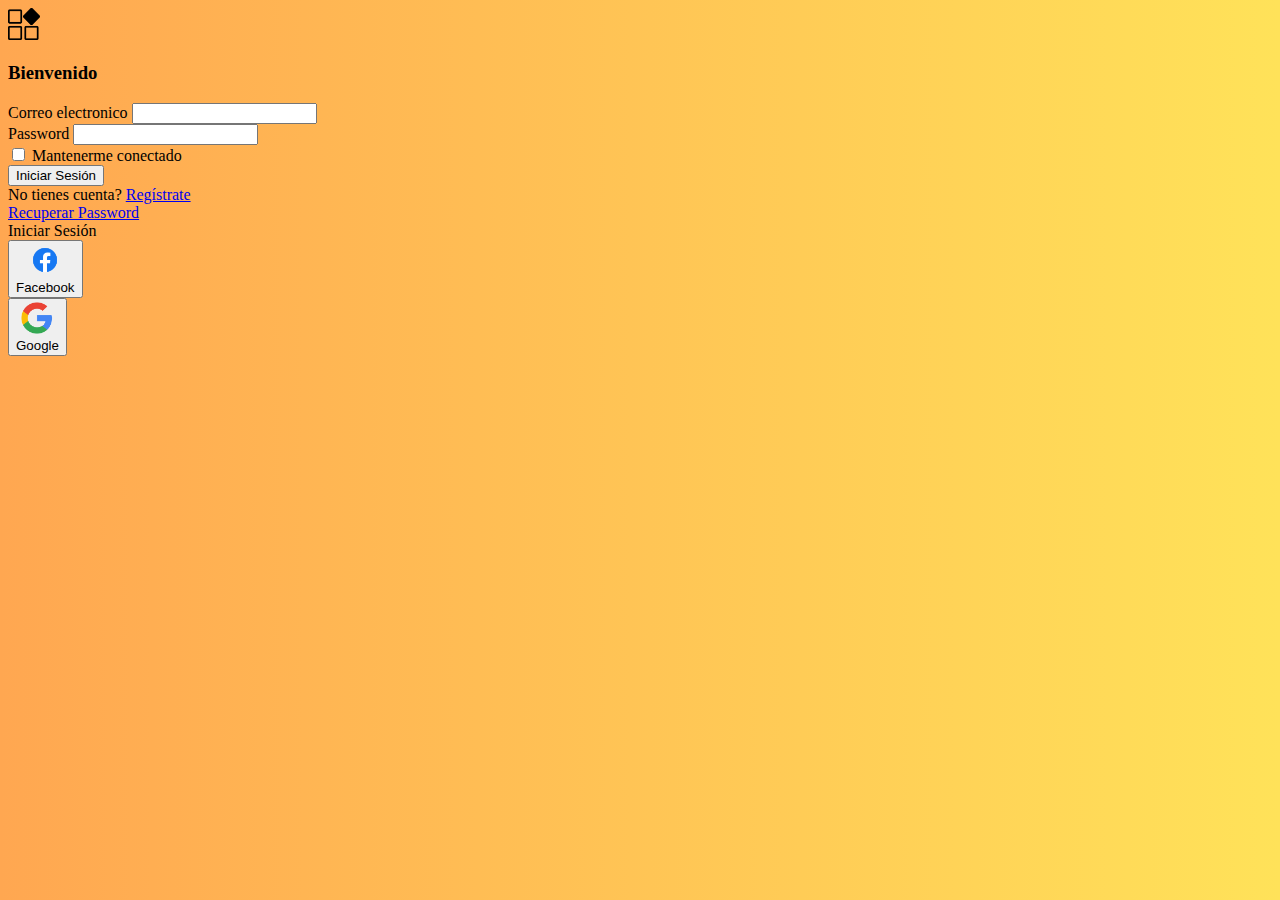
<file: projectos/bootstrap/LOGIN-BOOTSTRAP/index.html>
<!DOCTYPE html>
<html lang="es">
<head>
    <meta charset="UTF-8">
    <meta http-equiv="X-UA-Compatible" content="IE=edge">
    <meta name="viewport" content="width=device-width, initial-scale=1.0">
    <link href="https://cdn.jsdelivr.net/npm/bootstrap@5.0.2/dist/css/bootstrap.min.css" rel="stylesheet" integrity="sha384-EVSTQN3/azprG1Anm3QDgpJLIm9Nao0Yz1ztcQTwFspd3yD65VohhpuuCOmLASjC" crossorigin="anonymous">
    <title>Login Bootstrap</title>
    <link rel="stylesheet" href="style.css">
</head>
<body>

    <div class="container w-75 bg-primary mt-5  rounded shadow">
        <div class="row align-items-stretch">
            <div class="col bg d-none d-lg-block col-md-5 col-lg-5 col-xl-6 rounded-start">
               
            </div>
            <div class="col bg-white p-5 rounded-end">
                <div class="text-end">
                    <img src="img/logo.png" width="32">
                </div>
                <h3 class="text-center fw-bold py-5">Bienvenido</h3>

                <form action="#">
                    <div class="mb-4">
                        <label for="email" class="form-label">Correo electronico</label>
                        <input type="email"class="form-control" name="email">
                    </div>
                    <div class="mb-4">
                        <label for="password" class="form-label">Password</label>
                        <input type="password"class="form-control" name="password">
                    </div>
                    <div class="mb-4">
                        <div class="form-check">
                            <input type="checkbox" name="connected" class="form-check-input">
                            <label for="connected" class="form-check-label">Mantenerme conectado</label>
                        </div>
                    </div>

                    <div class="d-grid my-2">
                        <button class="btn btn-primary">
                            Iniciar Sesión
                        </button>
                    </div>
                    <span>No tienes cuenta? <a href="#">Regístrate</a><br>
                    <a href="#">Recuperar Password</a> </span>
                </form>

                <div class="container w-100 my-5">
                    <div class="row text-center">
                        <div class="col">Iniciar Sesión</div>
                    </div>

                    <div class="row">
                        <div class="col">
                            <button class="btn btn-outline-primary w-100 my-1">
                                <div class="row align-items-center">
                                    <div class="col-2 d-none d-md-block">
                                        <img src="img/face.png" width="34">
                                    </div>
                                    <div class="col-12 col-md-10">
                                        Facebook
                                    </div>
                                </div>
                            </button>
                        </div>
                        <div class="col">
                            <button class="btn btn-outline-danger w-100 my-1">
                                <div class="row align-items-center">
                                    <div class="col-2 d-none d-md-block">
                                        <img src="img/goo.png" width="34">
                                    </div>
                                    <div class="col-12 col-md-10">
                                        Google
                                    </div>
                                </div>
                            </button>
                        </div>
                    </div>




                </div>
            </div>
        </div>
    </div>


































    <!-- <div class="container">
        <div class="row">
            <div class="col">

            </div>
            <div class="col">
                <div class="text-end">
                    <img src="img/logo.png" width="48" >
                </div>
                <h2 class="fw-bold text-center py-5">Bienvenido</h2> -->
                
                <!-- LOGIN -->

                <!-- <form action="#">
                    <div class="mb-4">
                        <label class="form-label" for="email">Correo electronico</label>
                        <input type="email" class="form-control" name="email">
                    </div>
                    <div class="mb-4">
                        <label class="form-label" for="password">Password</label>
                        <input type="password" class="form-control" name="password">
                    </div>
                    <div class="mb-4 form-check">
                       <input type="checkbox" name="connected" class="form-check-input">
                       <label for="connected" class="form-check-label">Mantenerme conectado</label>
                    </div>

                    <div class="d-grid">
                        <button type="submit" class="btn btn-primary">Iniciar Sesión</button>
                    </div>

                    <div class="my-3">
                        <span>No tienes cuenta? <a href="#">Registrate </a></span> <br>
                        <span><a href="#">Recuperar Password</a></span>
                    </div>
                </form> -->

                <!-- LOGIN CON REDES SOCIALES -->
                    <!-- <div class="container w-100 my-5">
                        <div class="row text-center">
                            <div class="col">Iniciar Sesión</div>
                        </div>
                        
                        <div class="row">
                            <div class="col">
                                <button class="btn btn-outline-primary w-100 my-1">
                                    <div class="row align-items-center">
                                        <div class="col-2">
                                            <img src="img/face.png" width="32">
                                        </div>
                                        <div class="col-10  text-center">
                                            Facebook
                                        </div>
                                    </div>
                                </button>
                            </div>



                            <div class="col">
                                <button class="btn btn-outline-danger w-100 my-1">
                                    <div class="row align-items-center">
                                        <div class="col-2">
                                            <img src="img/goo.png" width="32">
                                        </div>
                                        <div class="col-10  text-center">
                                            Google
                                        </div>
                                    </div>
                                </button>
                            </div>
                        </div>
                        
                    </div>
            </div>
        </div>
    </div> -->
































    <script src="https://cdn.jsdelivr.net/npm/bootstrap@5.0.2/dist/js/bootstrap.bundle.min.js" integrity="sha384-MrcW6ZMFYlzcLA8Nl+NtUVF0sA7MsXsP1UyJoMp4YLEuNSfAP+JcXn/tWtIaxVXM" crossorigin="anonymous"></script>
</body>
</html>
</file>
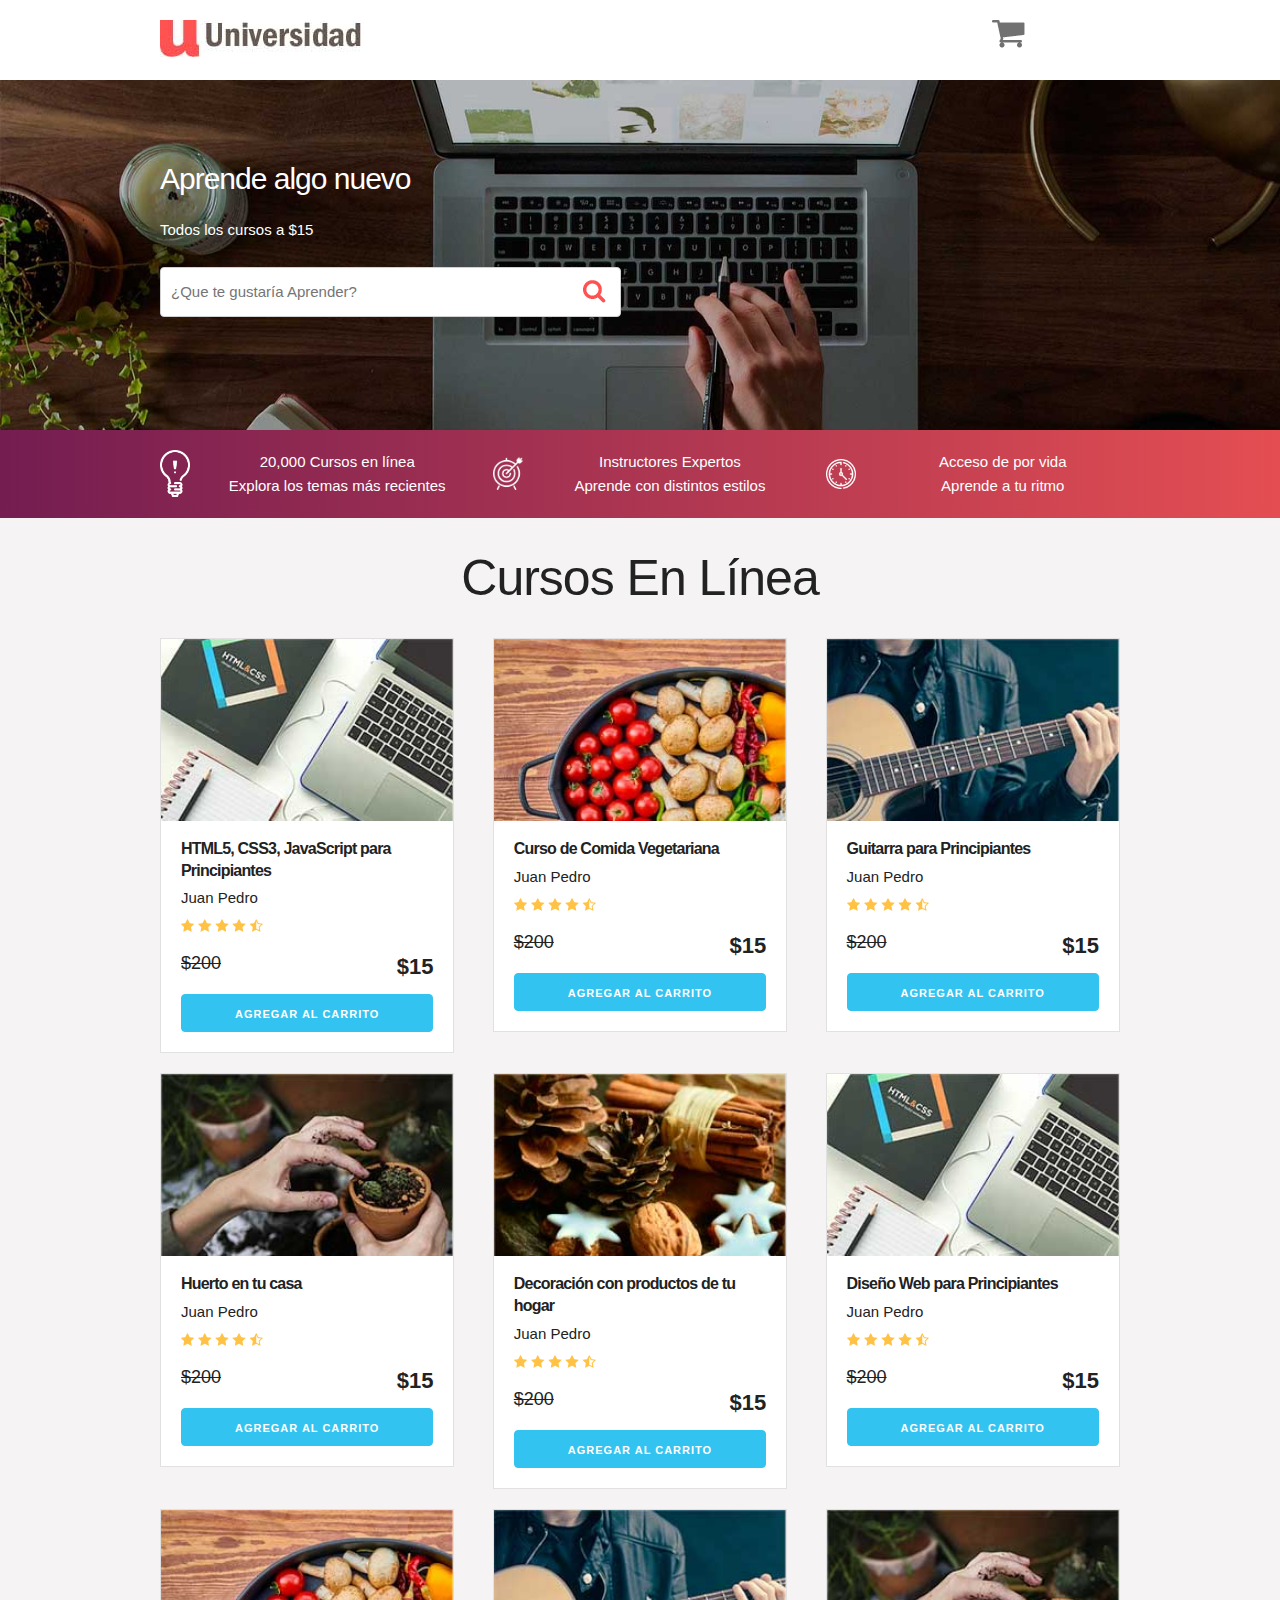
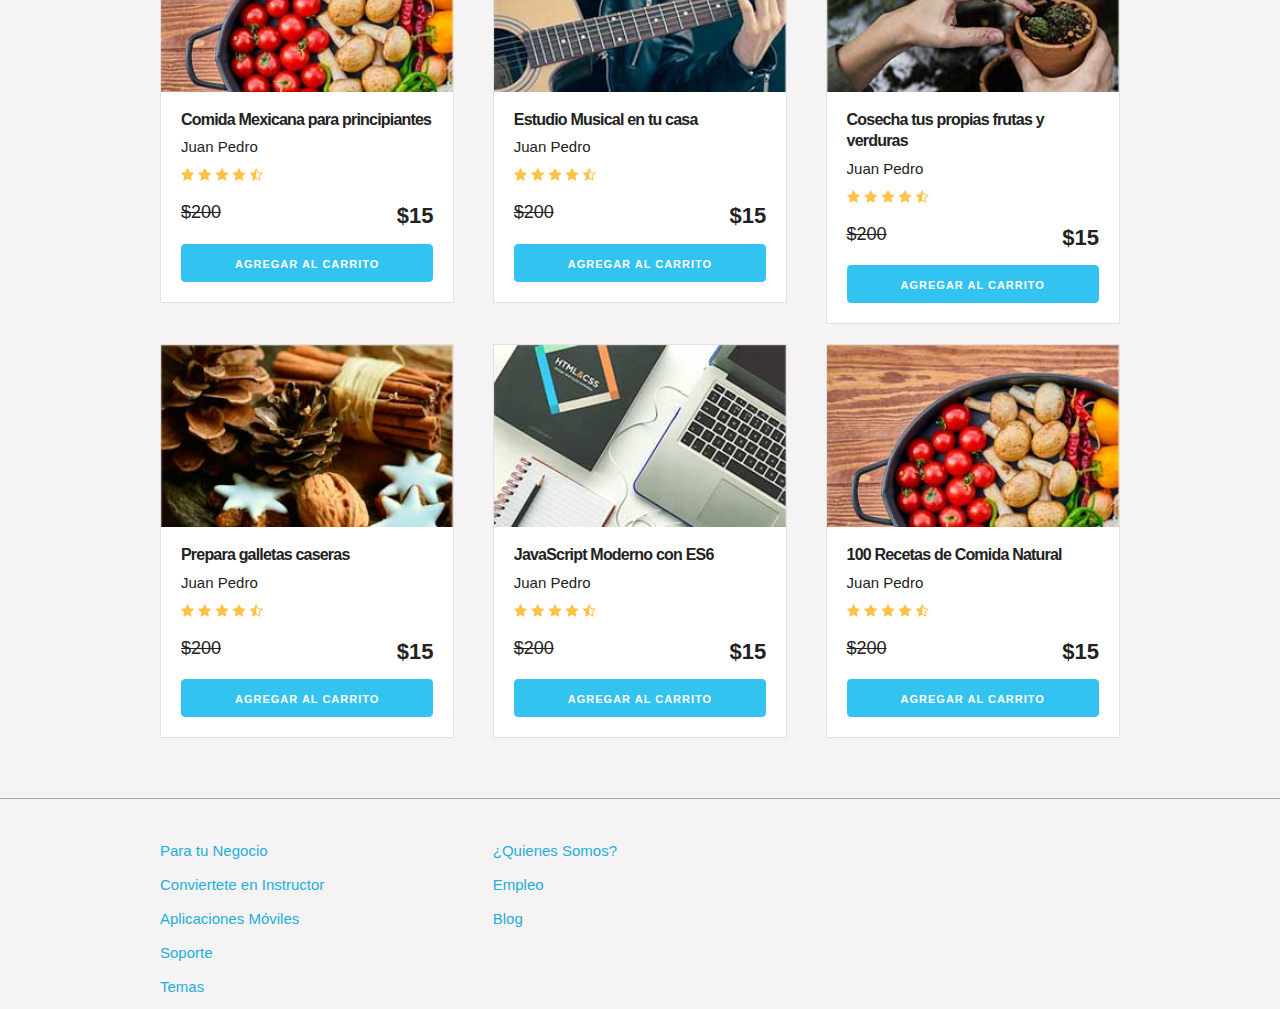
<file: projectos/js/15-PROYECTO-Carrito/index.html>
<!DOCTYPE html>
<html lang="en">
<head>
    <meta charset="UTF-8">
    <meta name="viewport" content="width=device-width, initial-scale=1.0">
    <meta http-equiv="X-UA-Compatible" content="ie=edge">
    <title>Carrito</title>
    <link rel="stylesheet" href="css/normalize.css">
    <link rel="stylesheet" href="css/skeleton.css">
    <link rel="stylesheet" href="css/custom.css">
</head>
<body>
<header id="header" class="header">
    <div class="container">
        <div class="row">
            <div class="four columns">
                <img src="img/logo.jpg" id="logo">
            </div>
            <div class="two columns u-pull-right">
                <ul>
                    <li class="submenu">
                            <img src="img/cart.png" id="img-carrito">
                            <div id="carrito">
                                    
                                    <table id="lista-carrito" class="u-full-width">
                                        <thead>
                                            <tr>
                                                <th>Imagen</th>
                                                <th>Nombre</th>
                                                <th>Precio</th>
                                                <th>Cantidad</th>
                                                <th></th>
                                            </tr>
                                        </thead>
                                        <tbody></tbody>
                                    </table>

                                    <a href="#" id="vaciar-carrito" class="button u-full-width">Vaciar Carrito</a>
                            </div>
                    </li>
                </ul>
            </div>
        </div> 
    </div>
    </header>


    <div id="hero">
        <div class="container">
            <div class="row">
                    <div class="six columns">
                        <div class="contenido-hero">
                                <h2>Aprende algo nuevo</h2>
                                <p>Todos los cursos a $15</p>
                                <form action="#" id="busqueda" method="post" class="formulario">
                                    <input class="u-full-width" type="text" placeholder="¿Que te gustaría Aprender?" id="buscador">
                                    <input type="submit" id="submit-buscador" class="submit-buscador">
                                </form>
                        </div>
                    </div>
            </div> 
        </div>
    </div>

    <div class="barra">
        <div class="container">
            <div class="row">
                    <div class="four columns icono icono1">
                        <p>20,000 Cursos en línea <br>
                        Explora  los temas más recientes</p>
                    </div>
                    <div class="four columns icono icono2">
                        <p>Instructores Expertos <br>
                        Aprende con distintos estilos</p>
                    </div>
                    <div class="four columns icono icono3">
                        <p>Acceso de por vida <br>
                        Aprende a tu ritmo</p>
                    </div>
            </div>
        </div>

    </div>

    <div id="lista-cursos" class="container">
        <h1 id="encabezado" class="encabezado">Cursos En Línea</h1>
        <div class="row">
            <div class="four columns">
                <div class="card">
                    <img src="img/curso1.jpg" class="imagen-curso u-full-width">
                    <div class="info-card">
                        <h4>HTML5, CSS3, JavaScript para Principiantes</h4>
                        <p>Juan Pedro</p>
                        <img src="img/estrellas.png">
                        <p class="precio">$200  <span class="u-pull-right ">$15</span></p>
                        <a href="#" class="u-full-width button-primary button input agregar-carrito" data-id="1">Agregar Al Carrito</a>
                    </div>
                </div> <!--.card-->
            </div>
            <div class="four columns">
                    <div class="card">
                        <img src="img/curso2.jpg" class="imagen-curso u-full-width">
                        <div class="info-card">
                            <h4>Curso de Comida Vegetariana</h4>
                            <p>Juan Pedro</p>
                            <img src="img/estrellas.png">
                            <p class="precio">$200  <span class="u-pull-right ">$15</span></p>
                            <a href="#" class="u-full-width button-primary button input agregar-carrito" data-id="2">Agregar Al Carrito</a>
                        </div>
                    </div>
            </div>
            <div class="four columns">
                    <div class="card">
                        <img src="img/curso3.jpg" class="imagen-curso u-full-width">
                        <div class="info-card">
                            <h4>Guitarra para Principiantes</h4>
                            <p>Juan Pedro</p>
                            <img src="img/estrellas.png">
                            <p class="precio">$200  <span class="u-pull-right ">$15</span></p>
                            <a href="#" class="u-full-width button-primary button input agregar-carrito" data-id="3">Agregar Al Carrito</a>
                        </div>
                    </div> <!--.card-->
            </div>

        </div> <!--.row-->
        <div class="row">
            <div class="four columns">
                <div class="card">
                    <img src="img/curso4.jpg" class="imagen-curso u-full-width">
                    <div class="info-card">
                        <h4>Huerto en tu casa</h4>
                        <p>Juan Pedro</p>
                        <img src="img/estrellas.png">
                        <p class="precio">$200  <span class="u-pull-right ">$15</span></p>
                        <a href="#" class="u-full-width button-primary button input agregar-carrito" data-id="4">Agregar Al Carrito</a>
                    </div>
                </div> <!--.card-->
            </div>
            <div class="four columns">
                    <div class="card">
                        <img src="img/curso5.jpg" class="imagen-curso u-full-width">
                        <div class="info-card">
                            <h4>Decoración con productos de tu hogar</h4>
                            <p>Juan Pedro</p>
                            <img src="img/estrellas.png">
                            <p class="precio">$200  <span class="u-pull-right ">$15</span></p>
                            <a href="#" class="u-full-width button-primary button input agregar-carrito" data-id="5">Agregar Al Carrito</a>
                        </div>
                    </div> <!--.card-->
            </div>
            <div class="four columns">
                    <div class="card">
                        <img src="img/curso1.jpg" class="imagen-curso u-full-width">
                        <div class="info-card">
                            <h4>Diseño Web para Principiantes</h4>
                            <p>Juan Pedro</p>
                            <img src="img/estrellas.png">
                            <p class="precio">$200  <span class="u-pull-right ">$15</span></p>
                            <a href="#" class="u-full-width button-primary button input agregar-carrito" data-id="6">Agregar Al Carrito</a>
                        </div>
                    </div> <!--.card-->
            </div>
        </div> <!--.row-->
        <div class="row">
            <div class="four columns">
                <div class="card">
                    <img src="img/curso2.jpg" class="imagen-curso u-full-width">
                    <div class="info-card">
                        <h4>Comida Mexicana para principiantes</h4>
                        <p>Juan Pedro</p>
                        <img src="img/estrellas.png">
                        <p class="precio">$200  <span class="u-pull-right ">$15</span></p>
                        <a href="#" class="u-full-width button-primary button input agregar-carrito" data-id="7">Agregar Al Carrito</a>
                    </div>
                </div> <!--.card-->
            </div>
            <div class="four columns">
                    <div class="card">
                        <img src="img/curso3.jpg" class="imagen-curso u-full-width">
                        <div class="info-card">
                            <h4>Estudio Musical en tu casa</h4>
                            <p>Juan Pedro</p>
                            <img src="img/estrellas.png">
                            <p class="precio">$200  <span class="u-pull-right ">$15</span></p>
                            <a href="#" class="u-full-width button-primary button input agregar-carrito" data-id="8">Agregar Al Carrito</a>
                        </div>
                    </div> <!--.card-->
            </div>
            <div class="four columns">
                    <div class="card">
                        <img src="img/curso4.jpg" class="imagen-curso u-full-width">
                        <div class="info-card">
                            <h4>Cosecha tus propias frutas y verduras</h4>
                            <p>Juan Pedro</p>
                            <img src="img/estrellas.png">
                            <p class="precio">$200  <span class="u-pull-right ">$15</span></p>
                            <a href="#" class="u-full-width button-primary button input agregar-carrito" data-id="9">Agregar Al Carrito</a>
                        </div>
                    </div> <!--.card-->
            </div>
        </div> <!--.row-->
        <div class="row">
                <div class="four columns">
                    <div class="card">
                        <img src="img/curso5.jpg" class="imagen-curso u-full-width">
                        <div class="info-card">
                            <h4>Prepara galletas caseras</h4>
                            <p>Juan Pedro</p>
                            <img src="img/estrellas.png">
                            <p class="precio">$200  <span class="u-pull-right ">$15</span></p>
                            <a href="#" class="u-full-width button-primary button input agregar-carrito" data-id="10">Agregar Al Carrito</a>
                        </div>
                    </div> <!--.card-->
                </div>
                <div class="four columns">
                        <div class="card">
                            <img src="img/curso1.jpg" class="imagen-curso u-full-width">
                            <div class="info-card">
                                <h4>JavaScript Moderno con ES6</h4>
                                <p>Juan Pedro</p>
                                <img src="img/estrellas.png">
                                <p class="precio">$200  <span class="u-pull-right ">$15</span></p>
                                <a href="#" class="u-full-width button-primary button input agregar-carrito" data-id="11">Agregar Al Carrito</a>
                            </div>
                        </div> <!--.card-->
                </div>
                <div class="four columns">
                        <div class="card">
                            <img src="img/curso2.jpg" class="imagen-curso u-full-width">
                            <div class="info-card">
                                <h4>100 Recetas de Comida Natural</h4>
                                <p>Juan Pedro</p>
                                <img src="img/estrellas.png">
                                <p class="precio">$200  <span class="u-pull-right ">$15</span></p>
                                <a href="#" class="u-full-width button-primary button input agregar-carrito" data-id="12">Agregar Al Carrito</a>
                            </div>
                        </div> <!--.card-->
                </div>
            </div> <!--.row-->
    </div>  

    <footer id="footer" class="footer">
        <div class="container">
            <div class="row">
                    <div class="four columns">
                            <nav id="principal" class="menu">
                                <a class="enlace" href="#">Para tu Negocio</a>
                                <a class="enlace" href="#">Conviertete en Instructor</a>
                                <a class="enlace" href="#">Aplicaciones Móviles</a>
                                <a class="enlace" href="#">Soporte</a>
                                <a class="enlace" href="#">Temas</a>
                            </nav>
                    </div>
                    <div class="four columns">
                            <nav id="secundaria" class="menu">
                                <a class="enlace" href="#">¿Quienes Somos?</a>
                                <a class="enlace" href="#">Empleo</a>
                                <a class="enlace" href="#">Blog</a>
                            </nav>
                    </div>
            </div>
        </div>
    </footer>

    <script src="js/app.js"></script>

</body>
</html>
</file>
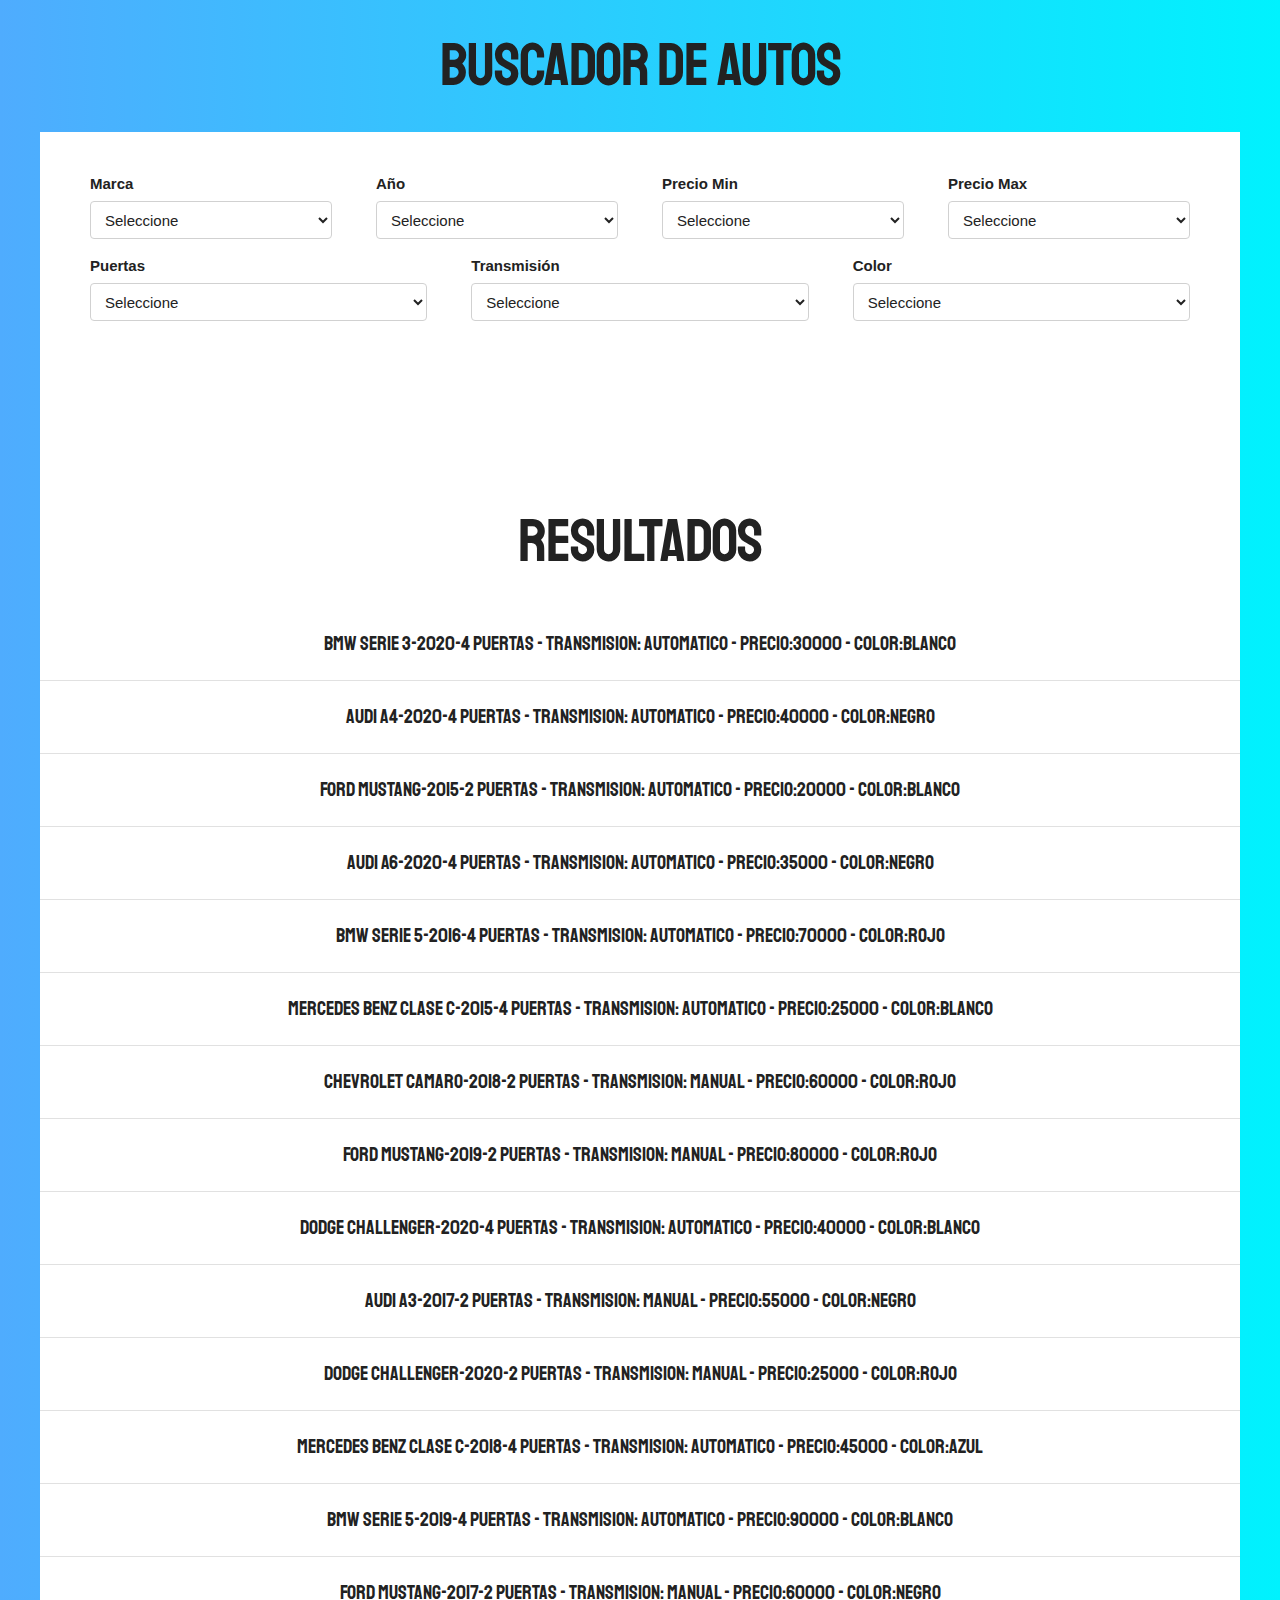
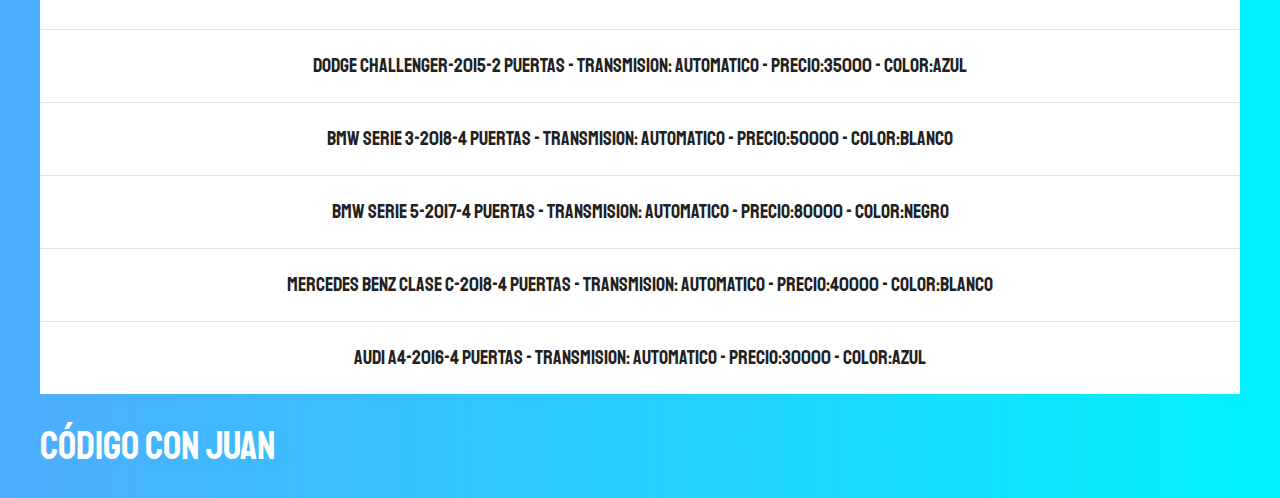
<file: projectos/js/17-PROYECTO-Buscador/index.html>
<!DOCTYPE html>
<html lang="en">
<head>
    <meta charset="UTF-8">
    <meta name="viewport" content="width=device-width, initial-scale=1.0">
    <meta http-equiv="X-UA-Compatible" content="ie=edge">
    <title>Buscador múltiples campos - JS Moderno </title>
    <link href="https://fonts.googleapis.com/css?family=Staatliches" rel="stylesheet">  
    <link rel="stylesheet" href="css/normalize.css">
    <link rel="stylesheet" href="css/skeleton.css">
    <link rel="stylesheet" href="css/app.css">
</head>
<body>

    <h1>Buscador de Autos</h1>

    <div class="contenedor">

        

        <form id="buscador">
            <div class="row">
                <div class="three columns">
                    <label for="marca">Marca</label>
                    <select class="u-full-width" id="marca">
                        <option value="">Seleccione</option>
                        <option value="Audi">Audi</option>
                        <option value="BMW">BMW</option>
                        <option value="Mercedes Benz">Mercedes Benz</option>
                        <option value="Chevrolet">Chevrolet</option>
                        <option value="Ford">Ford</option>
                        <option value="Dodge">Dodge</option>
                    </select>
                </div>
                <div class="three columns">
                    <label for="year">Año</label>
                    <select class="u-full-width" id="year">
                        <option value="">Seleccione</option>
                    </select>
                </div>
                <div class="three columns">
                    <label for="minimo">Precio Min</label>
                    <select class="u-full-width" id="minimo">
                            <option value="">Seleccione</option>
                            <option value="20000">20,000</option>
                            <option value="30000">30,000</option>
                            <option value="40000">40,000</option>
                            <option value="50000">50,000</option>
                            <option value="60000">60,000</option>
                            <option value="70000">70,000</option>
                            <option value="80000">80,000</option>
                            <option value="90000">90,000</option>
                    </select>
                </div>
                <div class="three columns">
                    <label for="maximo">Precio Max</label>
                    <select class="u-full-width" id="maximo">
                            <option value="">Seleccione</option>
                            <option value="20000">20,000</option>
                            <option value="30000">30,000</option>
                            <option value="40000">40,000</option>
                            <option value="50000">50,000</option>
                            <option value="60000">60,000</option>
                            <option value="70000">70,000</option>
                            <option value="80000">80,000</option>
                            <option value="90000">90,000</option>
                    </select>
                </div>
                <div class="row">
                    <div class="four columns">
                        <label for="puertas">Puertas</label>
                        <select class="u-full-width" id="puertas">
                                <option value="">Seleccione</option>
                                <option value="2">2</option>
                                <option value="4">4</option>
                        </select>
                    </div>
                    <div class="four columns">
                        <label for="transmision">Transmisión</label>
                        <select class="u-full-width" id="transmision">
                                <option value="">Seleccione</option>
                                <option value="automatico">Automática</option>
                                <option value="manual">Manual</option>
                        </select>
                    </div>
                    <div class="four columns">
                        <label for="color">Color</label>
                        <select class="u-full-width" id="color">
                                <option value="">Seleccione</option>
                                <option value="Negro">Negro</option>
                                <option value="Azul">Azul</option>
                                <option value="Blanco">Blanco</option>
                                <option value="Rojo">Rojo</option>
                        </select>
                    </div>
                </div>
            </div>
        </form>


        <h1>Resultados</h1>
        <div id="resultado"></div>
    </div>

    <a class="sitio-web" href="https://www.codigoconjuan.com" rel="nofollow noopener noreferrer" >Código Con Juan</a>

    <script src="js/db.js"></script>
    <script src="js/app.js"></script>
    
</body>
</html>
</file>
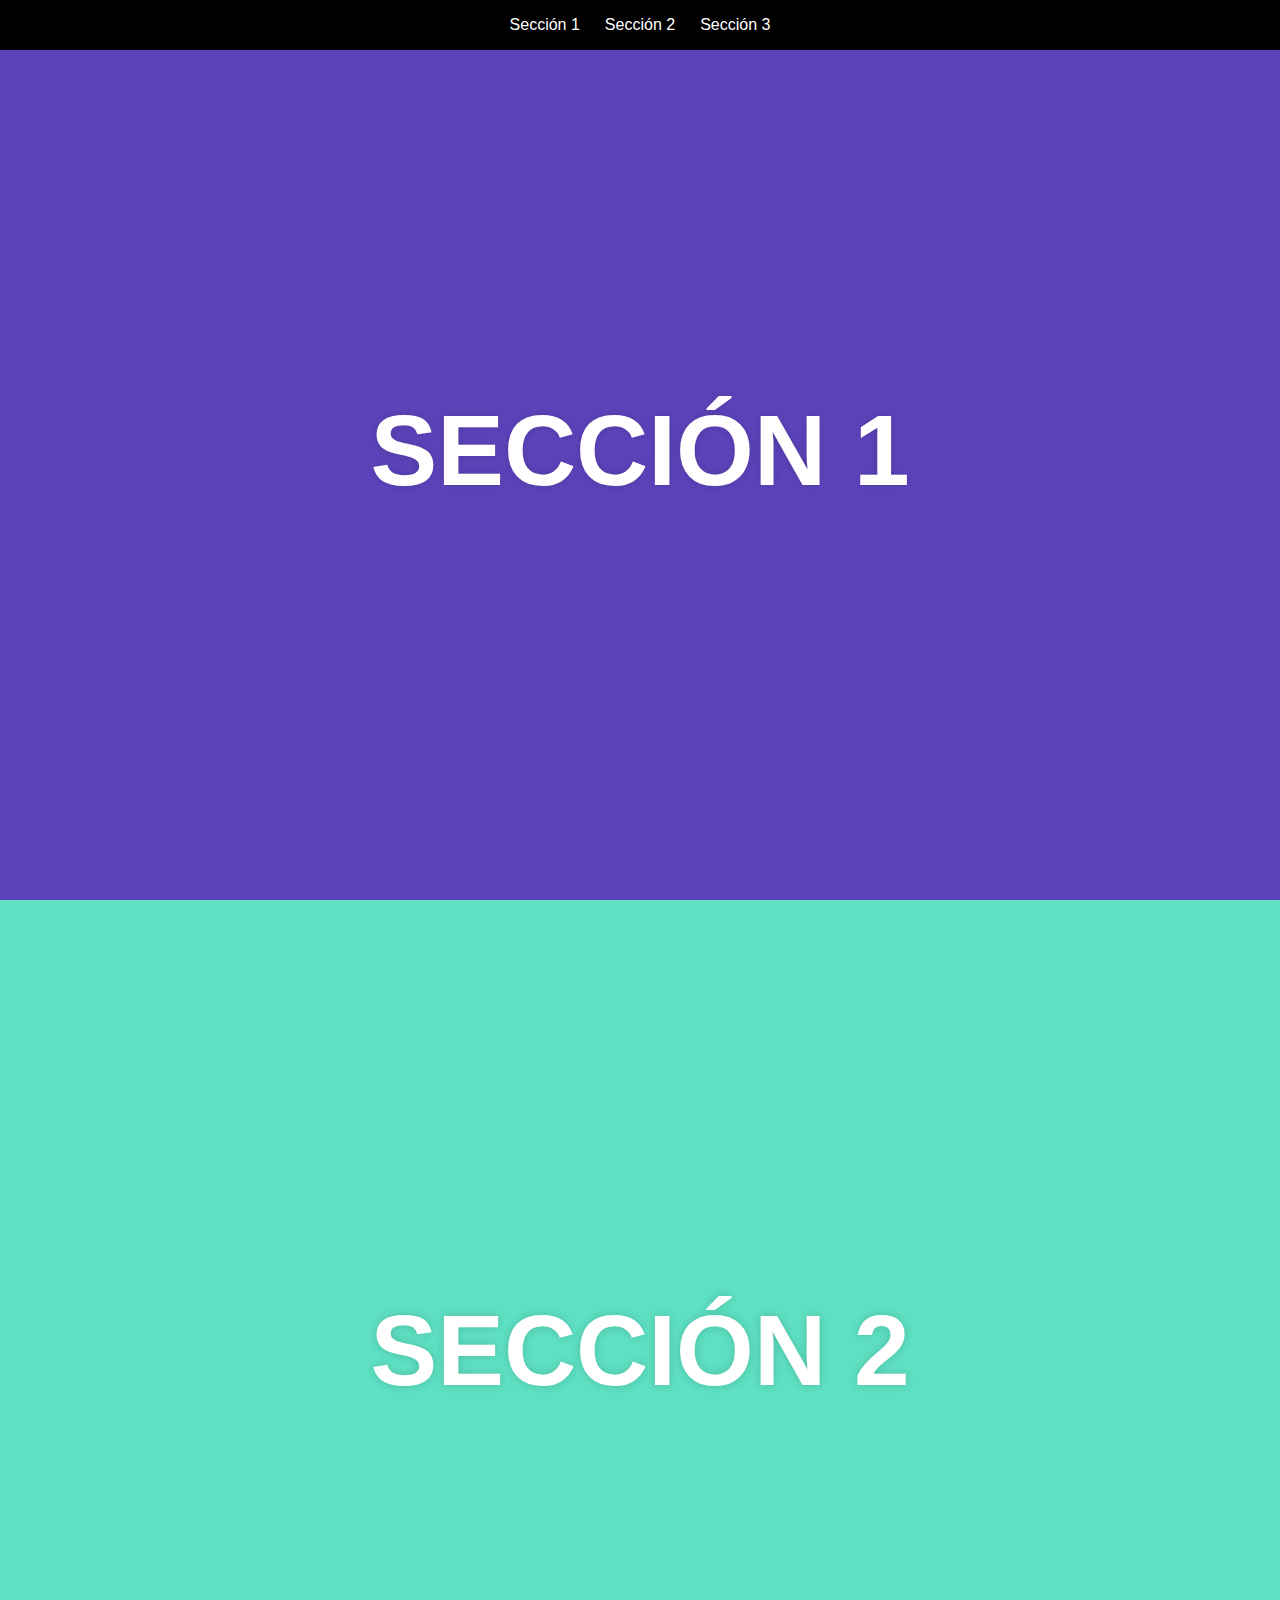
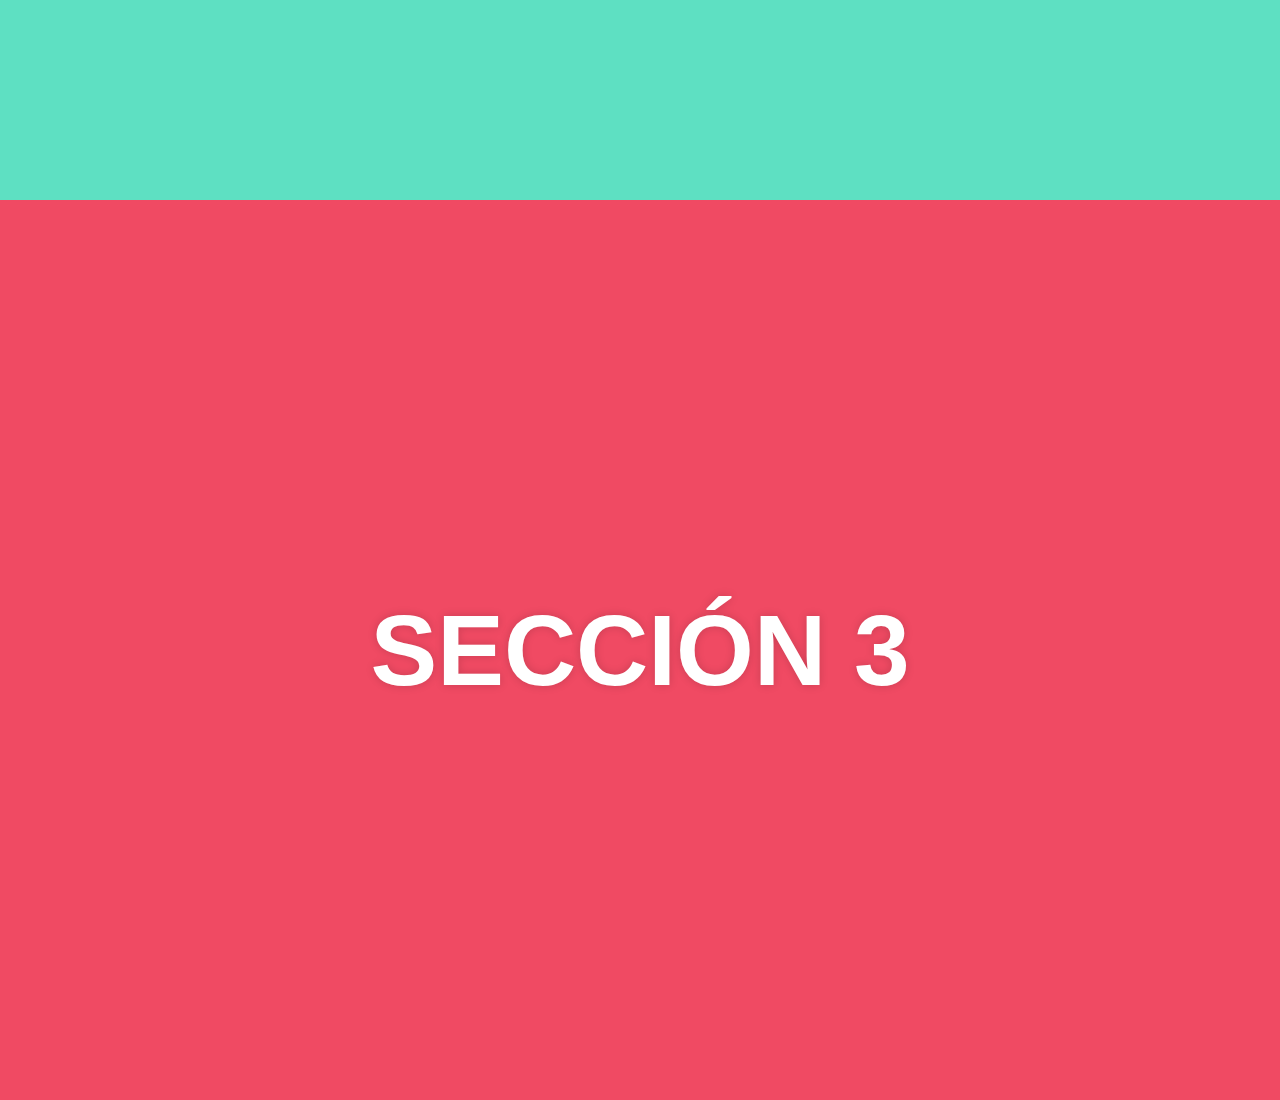
<file: projectos/web/Desplazamiento Suave/index.html>
<!DOCTYPE html>
<html lang="en">
<head>
    <meta charset="UTF-8">
    <meta http-equiv="X-UA-Compatible" content="IE=edge">
    <meta name="viewport" content="width=device-width, initial-scale=1.0">
    <title>Desplazamiento Suave</title>
    <link rel="stylesheet" href="style.css">
</head>
<body>
    
</body>
</html><!-- Navegación -->
<nav>
    <a href="#seccion-1">Sección 1</a>
    <a href="#seccion-2">Sección 2</a>
    <a href="#seccion-3">Sección 3</a>
</nav>

<!-- Sección 1 -->
<section id="seccion-1">
    <h1>Sección 1</h1>
</section>

<!-- Sección 2 -->
<section id="seccion-2">
    <h1>Sección 2</h1>
</section>

<!-- Sección 3 -->
<section id="seccion-3">
    <h1>Sección 3</h1>
</section>
</file>
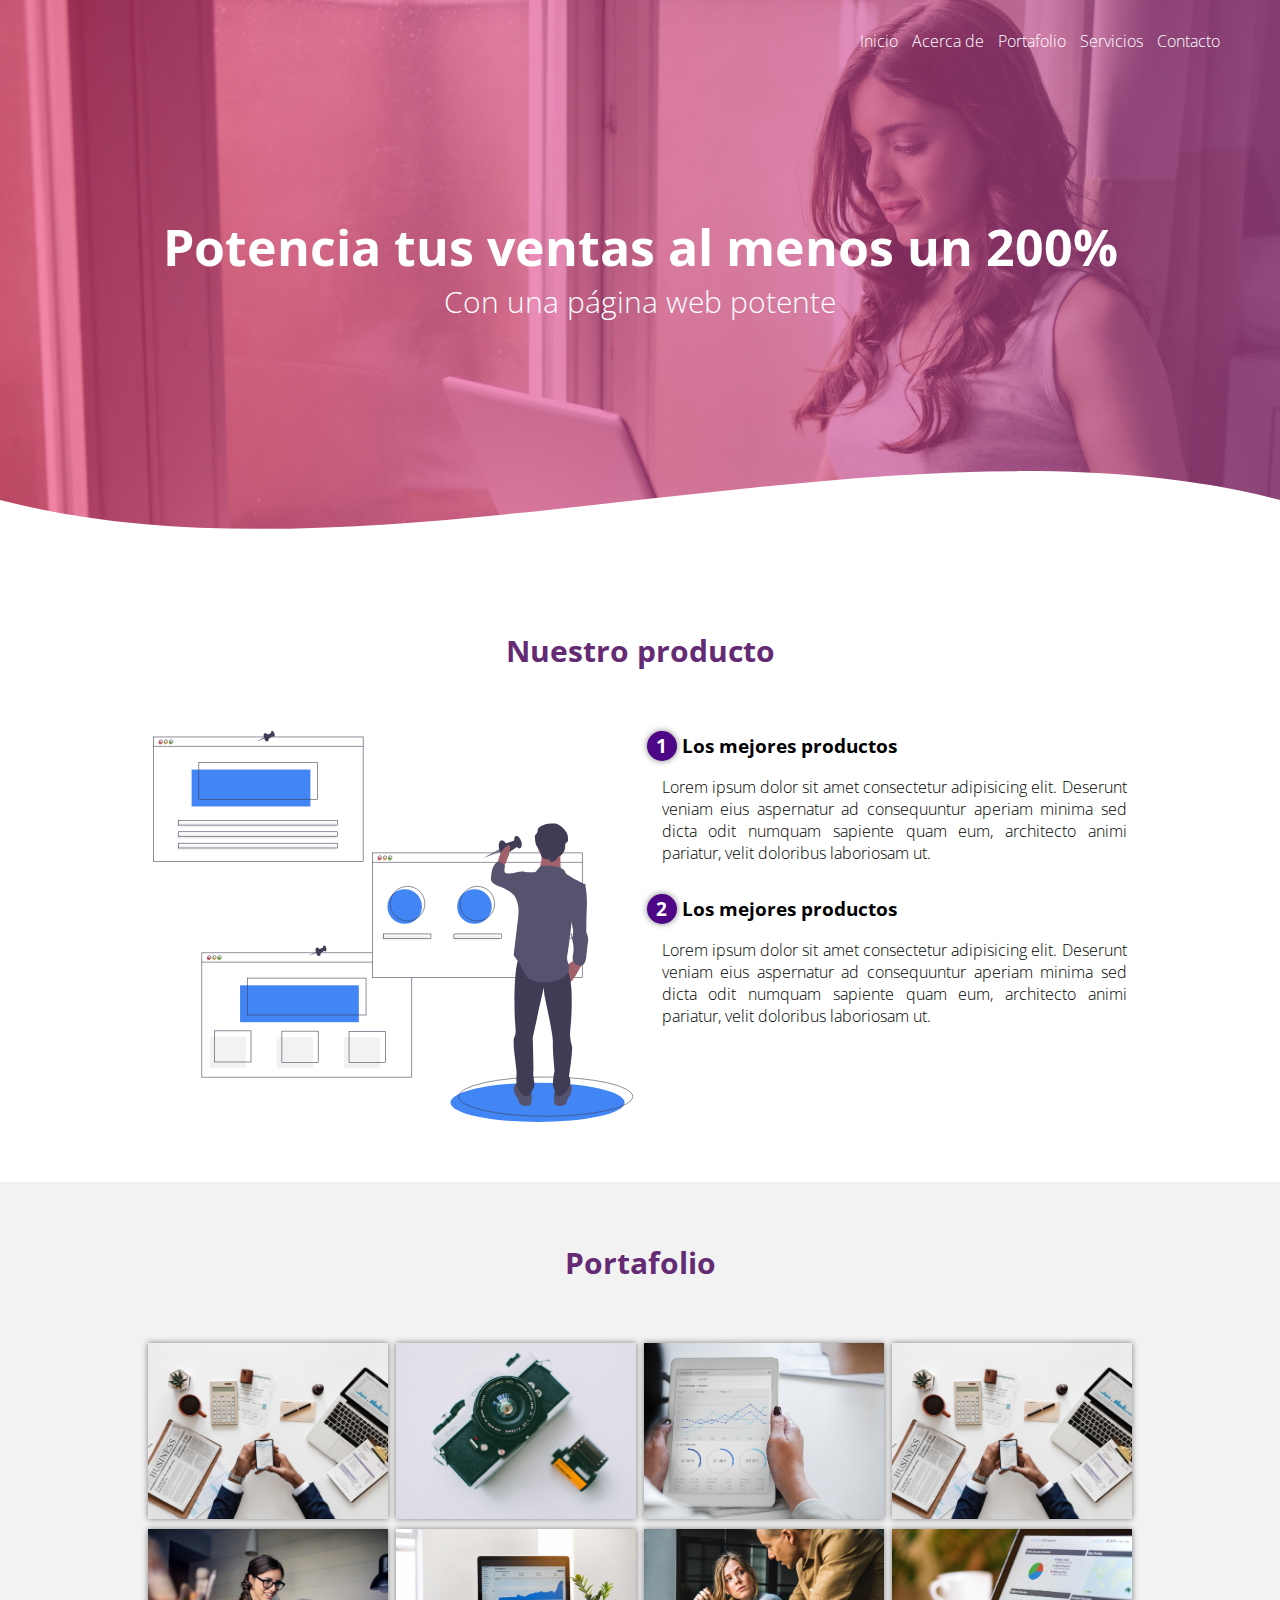
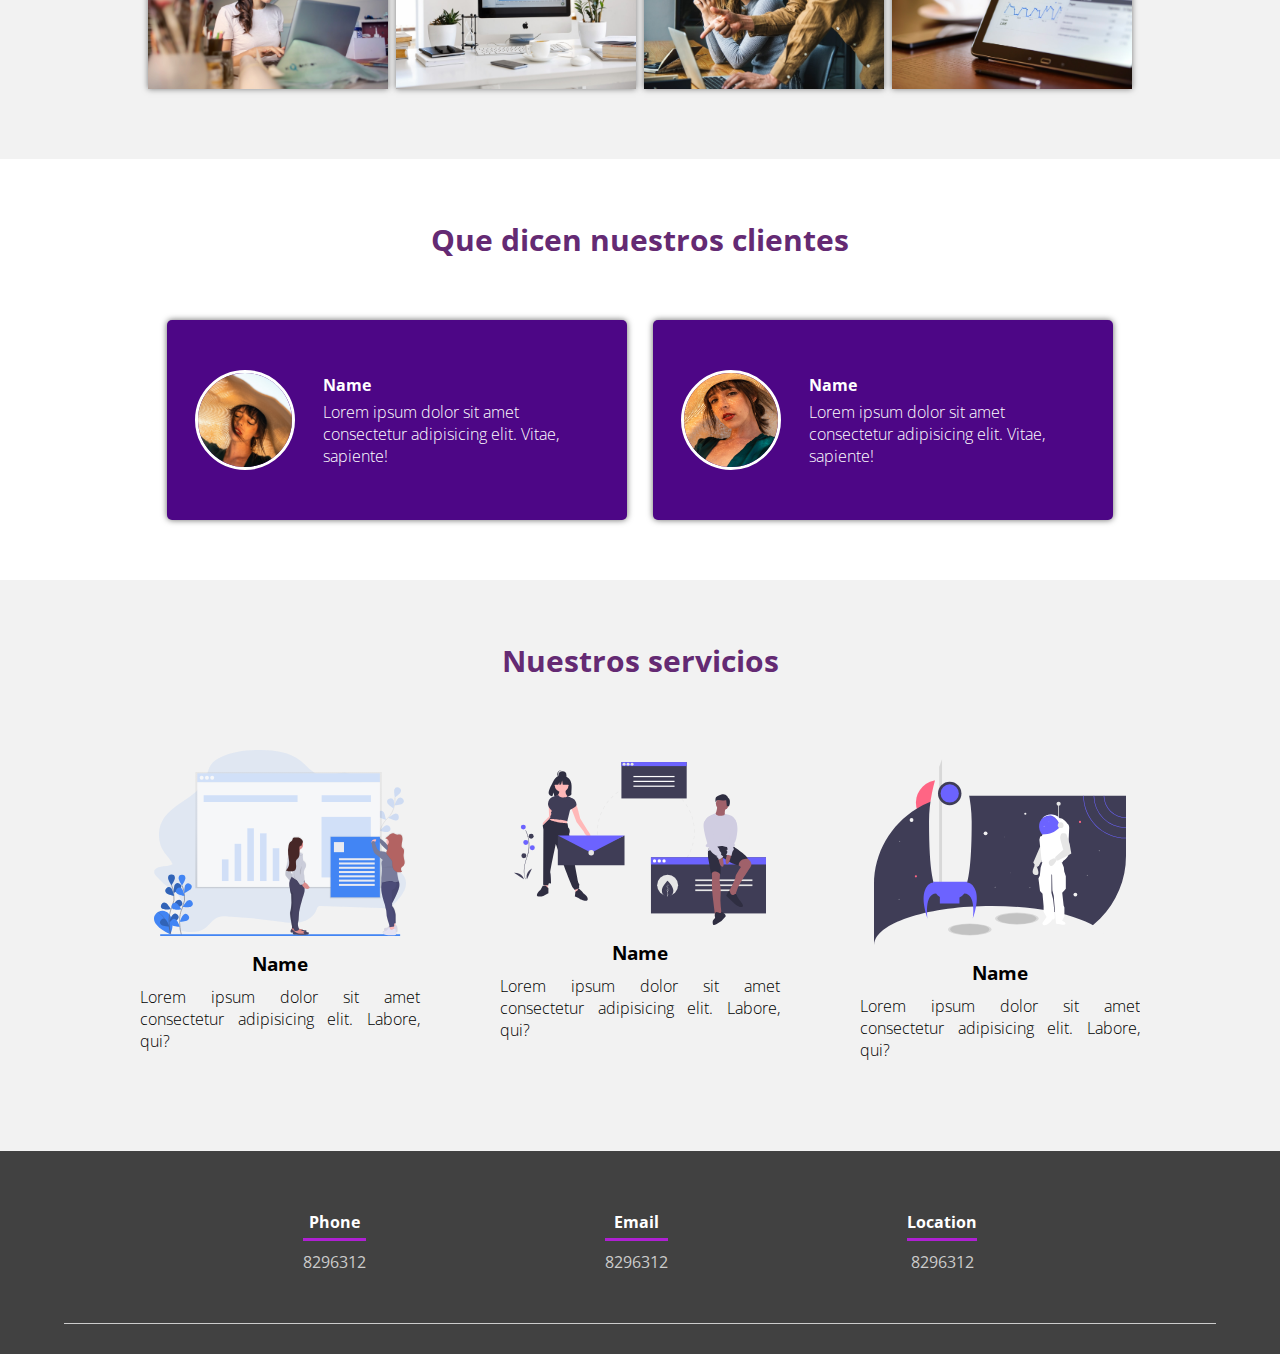
<file: projectos/web/mi primera web creacion/index.html>
<!DOCTYPE html>
<html lang="es">

<head>
    <meta charset="UTF-8">
    <meta name="viewport" content="width=device-width, initial-scale=1.0">
    <meta http-equiv="X-UA-Compatible" content="ie=edge">
    <title>Creacion de pagina web</title>
    <link rel="stylesheet" href="css/estilos.css">
    <link href="https://fonts.googleapis.com/css?family=Open+Sans:300,400,700,800&display=swap" rel="stylesheet"> 
</head>

<body>
    <header>
        <nav>
            <a href="#">Inicio</a>
            <a href="#">Acerca de</a>
            <a href="#">Portafolio</a>
            <a href="#">Servicios</a>
            <a href="#">Contacto</a>
        </nav>
        <section class="textos-header">
            <h1>Potencia tus ventas al menos un 200%</h1>
            <h2>Con una página web potente</h2>
        </section>
        <div class="wave" style="height: 150px; overflow: hidden;"><svg viewBox="0 0 500 150" preserveAspectRatio="none"
                style="height: 100%; width: 100%;">
                <path d="M0.00,49.98 C150.00,150.00 349.20,-50.00 500.00,49.98 L500.00,150.00 L0.00,150.00 Z"
                    style="stroke: none; fill: #fff;"></path>
            </svg></div>
    </header>
    <main>
        <section class="contenedor sobre-nosotros">
            <h2 class="titulo">Nuestro producto</h2>
            <div class="contenedor-sobre-nosotros">
                <img src="img/ilustracion2.svg" alt="" class="imagen-about-us">
                <div class="contenido-textos">
                    <h3><span>1</span>Los mejores productos</h3>
                    <p>Lorem ipsum dolor sit amet consectetur adipisicing elit. Deserunt veniam eius aspernatur ad
                        consequuntur aperiam minima sed dicta odit numquam sapiente quam eum, architecto animi pariatur,
                        velit doloribus laboriosam ut.</p>
                    <h3><span>2</span>Los mejores productos</h3>
                    <p>Lorem ipsum dolor sit amet consectetur adipisicing elit. Deserunt veniam eius aspernatur ad
                        consequuntur aperiam minima sed dicta odit numquam sapiente quam eum, architecto animi pariatur,
                        velit doloribus laboriosam ut.</p>
                </div>
            </div>
        </section>
        <section class="portafolio">
            <div class="contenedor">
                <h2 class="titulo">Portafolio</h2>
                <div class="galeria-port">
                    <div class="imagen-port">
                        <img src="img/img1.jpg" alt="">
                        <div class="hover-galeria">
                            <img src="img/icono1.png" alt="">
                            <p>Nuestro trabajo</p>
                        </div>
                    </div>
                    <div class="imagen-port">
                        <img src="img/img2.jpg" alt="">
                        <div class="hover-galeria">
                            <img src="img/icono1.png" alt="">
                            <p>Nuestro trabajo</p>
                        </div>
                    </div>
                    <div class="imagen-port">
                        <img src="img/img3.jpg" alt="">
                        <div class="hover-galeria">
                            <img src="img/icono1.png" alt="">
                            <p>Nuestro trabajo</p>
                        </div>
                    </div>
                    <div class="imagen-port">
                        <img src="img/img1.jpg" alt="">
                        <div class="hover-galeria">
                            <img src="img/icono1.png" alt="">
                            <p>Nuestro trabajo</p>
                        </div>
                    </div>
                    <div class="imagen-port">
                        <img src="img/img4.jpg" alt="">
                        <div class="hover-galeria">
                            <img src="img/icono1.png" alt="">
                            <p>Nuestro trabajo</p>
                        </div>
                    </div>
                    <div class="imagen-port">
                        <img src="img/img5.jpg" alt="">
                        <div class="hover-galeria">
                            <img src="img/icono1.png" alt="">
                            <p>Nuestro trabajo</p>
                        </div>
                    </div>
                    <div class="imagen-port">
                        <img src="img/img6.jpg" alt="">
                        <div class="hover-galeria">
                            <img src="img/icono1.png" alt="">
                            <p>Nuestro trabajo</p>
                        </div>
                    </div>
                    <div class="imagen-port">
                        <img src="img/img7.jpg" alt="">
                        <div class="hover-galeria">
                            <img src="img/icono1.png" alt="">
                            <p>Nuestro trabajo</p>
                        </div>
                    </div>
                </div>
            </div>
        </section>
        <section class="clientes contenedor">
            <h2 class="titulo">Que dicen nuestros clientes</h2>
            <div class="cards">
                <div class="card">
                    <img src="img/face1.jpg" alt="">
                    <div class="contenido-texto-card">
                        <h4>Name</h4>
                        <p>Lorem ipsum dolor sit amet consectetur adipisicing elit. Vitae, sapiente!</p>
                    </div>
                </div>
                <div class="card">
                    <img src="img/face2.jpg" alt="">
                    <div class="contenido-texto-card">
                        <h4>Name</h4>
                        <p>Lorem ipsum dolor sit amet consectetur adipisicing elit. Vitae, sapiente!</p>
                    </div>
                </div>
            </div>
        </section>
        <section class="about-services">
            <div class="contenedor">
                <h2 class="titulo">Nuestros servicios</h2>
                <div class="servicio-cont">
                    <div class="servicio-ind">
                        <img src="img/ilustracion1.svg" alt="">
                        <h3>Name</h3>
                        <p>Lorem ipsum dolor sit amet consectetur adipisicing elit. Labore, qui?</p>
                    </div>
                    <div class="servicio-ind">
                        <img src="img/ilustracion4.svg" alt="">
                        <h3>Name</h3>
                        <p>Lorem ipsum dolor sit amet consectetur adipisicing elit. Labore, qui?</p>
                    </div>
                    <div class="servicio-ind">
                        <img src="img/ilustracion3.svg" alt="">
                        <h3>Name</h3>
                        <p>Lorem ipsum dolor sit amet consectetur adipisicing elit. Labore, qui?</p>
                    </div>
                </div>
            </div>
        </section>
    </main>
    <footer>
        <div class="contenedor-footer">
            <div class="content-foo">
                <h4>Phone</h4>
                <p>8296312</p>
            </div>
            <div class="content-foo">
                <h4>Email</h4>
                <p>8296312</p>
            </div>
            <div class="content-foo">
                <h4>Location</h4>
                <p>8296312</p>
            </div>
        </div>
        
    </footer>
</body>

</html>
</file>
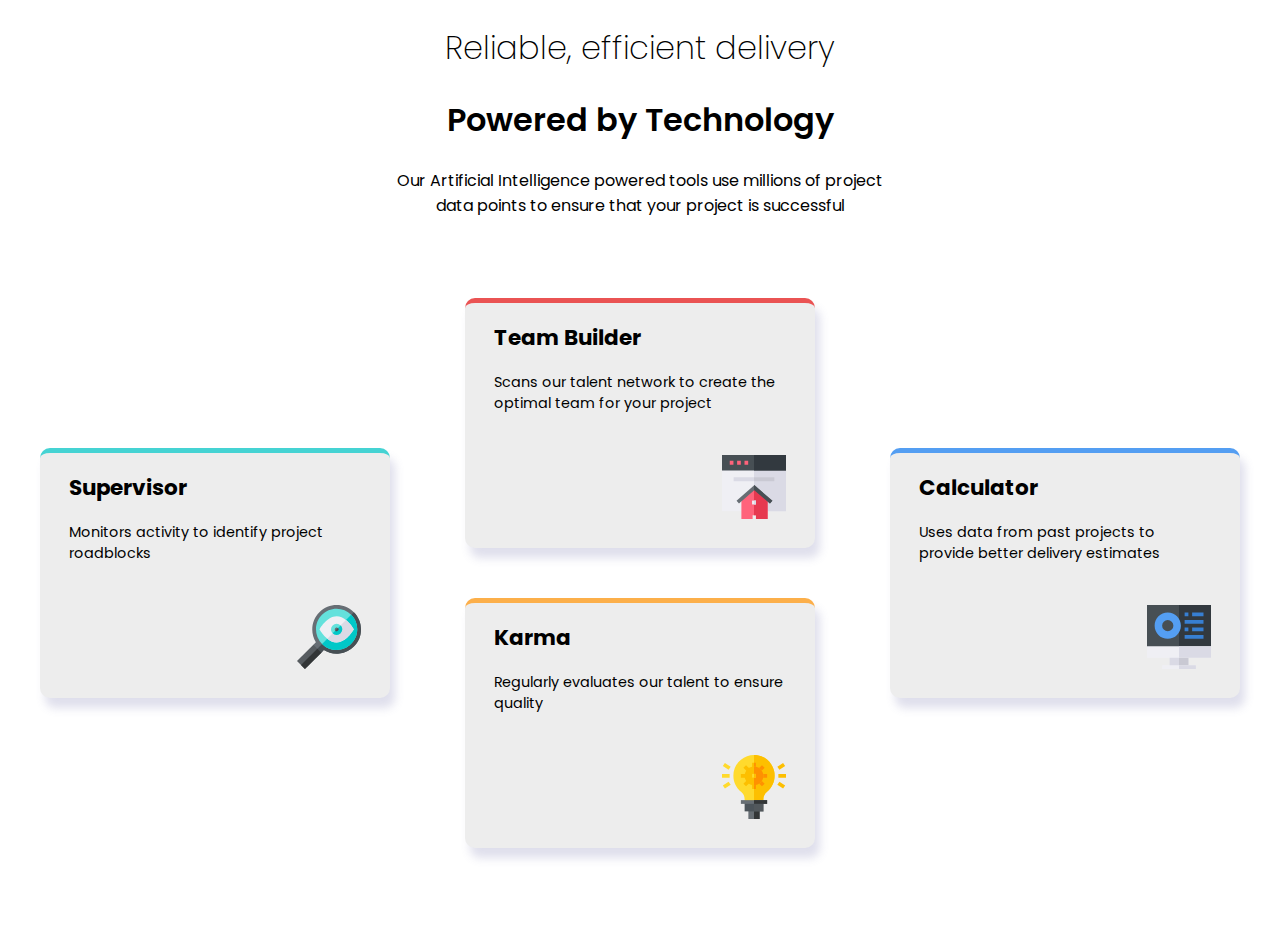
<file: projectos/web/practica de css card/index.html>
<!DOCTYPE html>
<html lang="en">
  <head>
    <meta charset="UTF-8" />
    <meta name="viewport" content="width=device-width, initial-scale=1.0" />
    <link rel="preconnect" href="https://fonts.googleapis.com" />
    <link rel="preconnect" href="https://fonts.gstatic.com" crossorigin />
    <link
      href="https://fonts.googleapis.com/css2?family=Poppins:wght@200;400;600&display=swap"
      rel="stylesheet"
    />
    <link rel="stylesheet" href="style.css" />
    <title>Four card feature section</title>
  </head>
  <body>
    <header>
      <h1>
        <span class="main-title text-thin">Reliable, efficient delivery</span>
        <span class="main-title text-bold">Powered by Technology</span>
      </h1>
      <p class="subtitle text-light">
        Our Artificial Intelligence powered tools use millions of project data points to ensure that
        your project is successful
      </p>
    </header>
    <main>
      <div class="cards">
        <div class="card card--cyan card--left">
          <h2 class="card__title">Supervisor</h2>
          <p class="card__text text-light">Monitors activity to identify project roadblocks</p>
          <img src="images/icon-supervisor.svg" alt="Logo supervisor" class="card__icon" />
        </div>
        <div class="card card--red card--top">
          <h2 class="card__title">Team Builder</h2>
          <p class="card__text text-light">
            Scans our talent network to create the optimal team for your project
          </p>
          <img
            src="images/icon-team-builder.svg"
            alt="Logo Team Builder"
            class="card__icon"
          />
        </div>
        <div class="card card--orange card--bottom">
          <h2 class="card__title">Karma</h2>
          <p class="card__text text-light">Regularly evaluates our talent to ensure quality</p>
          <img src="images/icon-karma.svg" alt="Logo Karma" class="card__icon" />
        </div>
        <div class="card card--blue card--right">
          <h2 class="card__title">Calculator</h2>
          <p class="card__text text-light">
            Uses data from past projects to provide better delivery estimates
          </p>
          <img src="images/icon-calculator.svg" alt="Logo Calculator" class="card__icon" />
        </div>
      </div>
    </main>
  </body>
</html>
</file>
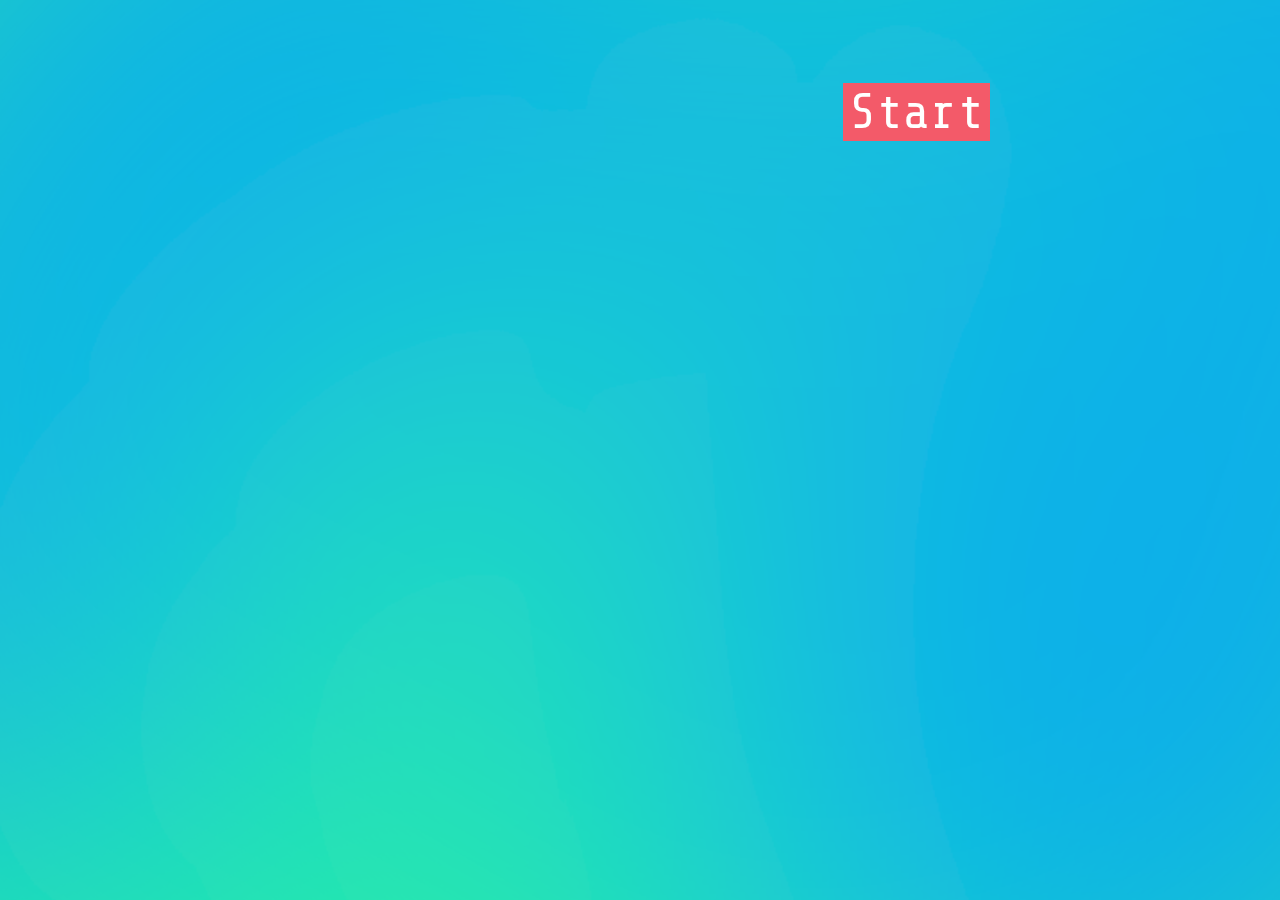
<file: proyectos/Games_JS/SNAKE/index.html>
<!DOCTYPE html>
<html lang="es">
<head>
    <meta charset="UTF-8">
    <meta http-equiv="X-UA-Compatible" content="IE=edge">
    <meta name="viewport" content="width=device-width, initial-scale=1.0">
    <title>SNAKE 🐍</title>
    <link href="https://fonts.googleapis.com/css2?family=Share+Tech+Mono&display=swap" rel="stylesheet">
    <link rel="stylesheet" href="/proyectos/Games_JS/SNAKE/style.css">
    <link rel="shortcut icon" href="/proyectos/Games_JS/SNAKE/img/pngegg.ico" type="image/x-icon">
    
</head>
<body>
    <div id="board"></div>
        <div class="boardinfo">
            <div>
                <span id="score">Score:</span>  <div id="scoreBoard"></div>
            </div>
            <button id="start">Start</button>
        
        </div>
    <div id="gameOver">Game Over</div>

</body>

<script src="/proyectos/Games_JS/SNAKE/main.js"></script>
<script src=""></script>

</html>
</file>
<file: assets/css/style.css>
/* GOOGLE FONTS */
@import url('https://fonts.googleapis.com/css2?family=Poppins:wght@400;500;600&display=swap');

/* VARIABLES CSS */

:root{
    --header-height:3.5rem;

/* Colors */
/*color mode (hue,saturation,lightness) */
/*

        Purple:hsl(250,66%,75%)
        Blue:hsl(207,90%,72%)
        Pink:hsl(356,66%,75%)
        Teal:hsl(174,66%,62%)
*/

/* --first-hue: 150;
--sat:66%;
--lig:75%;
--second-hue:219; */

--first-hue: 199;
--sat:97.6%;
--lig:48.4%;
--second-hue:219;

--first-color: hsl(var(--first-hue),var(--sat),var(--lig)) ;
--first-color-alt: hsl(var(--first-hue),var(--sat),71%); /* -4%*/
--title-color: hsl(var(--second-hue),15%,95%);
--text-color:  hsl(var(--second-hue),8%,75%);
--text-color-light: hsl(var(--second-hue),4%,55%);
--body-color:hsl(var(--second-hue),48%,8%) ;
--container-color: hsl(var(--second-hue),32%,12%);

/* ============================Font and Typography ===================*/
/* .5rem = 8px | 1rem = 16px ... */

--body-font: 'Poppins', sans-serif;
--biggest-font-size:1.75rem ;
--h1-font-size: 1.5rem;
--h2-font-size: 1.25rem;
--h3-font-size: 1rem;
--normal-font-size: .938;
--small-font-size: .813;
--smaller-font-size: .75rem;
--tiny-font-size: .625rem;


/* =============================Font weight ====================== */
--font-medium:500;
--font-semibold:600;

/* Z index */
--z-tooltip:10 ;
--z-fixed:100 ;
--z-modal:1000 ;

/* ============================RESPONSIVE TYPOGRAPHY============== */
}
@media screen and (min-width: 968px) {
 :root {

     --biggest-font-size:1.75rem ;
     --h1-font-size: 2.25rem;
     --h2-font-size: 1.5rem;
     --h3-font-size: 1.25rem;
     --normal-font-size:1rem;
     --smaller-font-size:.875rem;
     --smaller-font-size:.813rem;

 }   
}
/* ================================BASE========================== */

*{
    box-sizing: border-box;
    padding:0;
    margin:0;
}
html{
    scroll-behavior: smooth;
}
body,
button,
input,
textarea{
    font-family:var(--body-font);
    font-size: var(--normal-font-size); ;
}
body{
    background-color:var(--body-color);
    color:var(--text-color);
    transition: .4s; 
    /* for light mode animation*/
}

h1,h2,h3{
    color:var(--title-color);
    font-weight: var(--font-semibold);
}
ul{
    list-style: none;
}
a{
    text-decoration: none;
}
button{
    cursor: pointer;
    border: none;
    outline: none;
}
img{
    max-width: 100%;
    height:auto;
}
/* ============================== THEME ============================== */

.change-theme{
    font-size:1.25rem;
    cursor:pointer;
    transition:.3s;
}
.change-theme:hover{
    color:var(--first-color);
}

/* ========================== VARIABLES LIGHT THEME =========================== */

body.light-theme{
    --title-color: hsl(var(--second-hue),15%,15%);
    --text-color:  hsl(var(--second-hue),8%,35%);
    --body-color: hsl(var(--second-hue),100%,99%) ;
    --container-color: #ffff;
}


/* ============================== 
color changes in some parts of the website,in light theme
 ============================== */

.light-theme .scroll-header{
     box-shadow:0 2px 4px hsla(0,0% ,1%, .1)
 }

.light-theme .nav__menu{
    background-color:hsla(var(--second-hue),32%,75%,.8);
}

.light-theme .section__subtitle{
    color:var(--text-color);
}
.light-theme .home__social-link{
    box-shadow: 0 2px 8px hsla(var(--second-hue),48%,8%,.1)
}
.light-theme .home__social::after,
.light-theme .footer__social-link{
    background-color:var(--title-color);
}
.light-theme .home__social-link,
.light-theme .home__scroll,
.light-theme .footer__title,
.light-theme .footer__link,
.light-theme .footer__copy{
    color: var(--title-color);
}
.light-theme .about__box{
    box-shadow: 0 2px 8px hsla(var(--second-hue),48%,8%,.1);
}
.light-theme .skills__content,
.light-theme .services__card,
.light-theme .work__card,
.light-theme .active-work,
.light-theme .testimonial__card,
.light-theme .contact__card{
    box-shadow: 0 2px 8px hsla(var(--second-hue),48%,8%,.1);
}

.light-theme::-webkit-scrollbar{
    background-color: hsla(var(--second-hue),8% ,66%);
}
.light-theme::-webkit-scrollbar-thumb{
    background-color: hsla(var(--second-hue),8% ,54%);
}
.light-theme::-webkit-scrollbar-thumb:hover{
    background-color: hsla(var(--second-hue),8% ,44%);
}


/* ============================REUSABLE CSS CLASES===================== */
.container{
    max-width: 968px;
    margin-left: 1rem;
    margin-right: 1rem;
}

.grid{
    display: grid;
    gap: 1.25rem;
}
.main{
    overflow: hidden;
}
.section{
    padding: 4.5rem 0 1rem;
}

.section__title,
.section__subtitle{
    text-align: center;
}
.section__title{
    font-size:var(--h2-font-size);
    color:var(--first-color);
    margin-bottom:2rem;
}
.section__subtitle{
    display: block;
    font-size:var(--smaller-font-size);
    color:var(--text-color);
    ;
}

/* ========================HEADER & NAV ========================== */
.header{
    position:fixed;
    top:0;
    left:0;
    width: 100%;
    background-color: var(--body-color);
    z-index: var(--z-fixed);
    transition: .4s; 
    /* for light mode animation*/
}
.nav{
    height:var(--header-height);
    display:flex;
    justify-content: space-between;
    align-items: center;
    margin-top:5px;
    
}
.nav__logo{
    color:var(--first-color);
    font-weight: var(--font-medium);
    transition:.4s;
}
.nav__logo:hover{
    color:var(--first-color-alt);
}
.nav__menu{
    position: fixed;
    bottom:1rem;
    background-color:hsl(var(--second-hue),32%,16%,.8);
    width:90%;
    border-radius: 4rem;
    padding:1rem 2.25rem;
    backdrop-filter: blur(10px);
    
}

.nav__list{
    display:flex;
    justify-content: space-between;
    align-items: center;
}
.nav__link{
    /* color:var(--text-color); */
    color:#ffff;
    font-size: 1.25rem;
    padding:.4rem;
    display:flex;
    border-radius: 5rem;
}
 
/* ============================== ACTIVE LINK ============================== */

.active-link{
    background: linear-gradient(180deg,
    hsla(var(--first-hue),var(--sat),var(--lig),1),
    hsla(var(--first-hue),var(--sat),var(--lig),.2));

    box-shadow: 0 0 16px hsla(var(--first-hue),var(--sat),var(--lig), .4);
    
}

/* Change background header */
.scroll-header{
    box-shadow: 0 4px 4px hsla(0,0%,4%,.3);
}
/* ============================== HOME ============================== */
.home__container{
    position:relative;
    row-gap: 4.5rem;
    padding-top:2rem;
}
.home__data{
    text-align:center;
}
.home__greeting,
.home__education{
    font-size: var(--small-font-size);
    font-weight: var(--font-medium);
}

.home__greeting{
    display:block;
    color: var(--title-color);
    margin-bottom: .25rem;
}
.home__education{
    color: var(--text-color);
    margin-bottom:2.5rem;
}
.home__name{
    font-size: var(--biggest-font-size);
}
.home__img{
   width: 500px;
}

.home__handle{
    justify-self: center;
    width: 210px;
    height: 250px;
    background:linear-gradient(180deg,
                hsla(var(--first-hue),var(--sat),var(--lig), 1),           
                hsla(var(--first-hue),var(--sat),var(--lig), .2));
    
    border-radius: 10rem 10rem 1rem 1rem;
    display: flex;
    align-items: flex-end;
    justify-content: center;
    overflow: hidden;
}

.home__buttons{
    display:flex;
    justify-content: center;
    align-items:center;
    gap:1.5rem;
}

.home__social,
.home__scroll{
    position:absolute;
}
.home__social{
    bottom:5rem;
    left:0;
    display:grid;
    row-gap: .5rem;
}
.home__social-link{
    width:max-content;
    background-color:var(--container-color);
    color: var(--first-color);
    padding:.25rem;
    border-radius:.25rem;
    display:flex;
    font-size: 1rem;
    transition: .4s;
}
.home__social-link:hover{
    background-color:var(--first-color);
    color: #fff;
}
.home__social::after{
    content: "";
    width: 32px;
    height: 2px;
    background-color: var(--first-color);
    transform: rotate(90deg) translate(16px,3px);
}
.home__scroll{
    color: var(--first-color);
    right: -1.5rem;
    bottom: 4rem;
    display:grid;
    row-gap:2.25rem;
    justify-items:center;
}
.home__scroll-icon{
    font-size:1.25rem;
}
.home__scroll-name{
    font-size:var(--smaller-font-size);
    transform: rotate(-90deg)
}


/* ============================== BUTTONS ============================== */

.button{
    display:inline-block;
    background-color:var(--first-color);
    color:var(--body-color);
    padding:.75rem 1rem ;
    border-radius:.5rem;
    font-weight: var(--font-medium);
    transition:.4s;
}
.button:hover{
    background-color:var(--first-color-alt);
    color:var(--body-color);
}
.button--ghost{
    background-color: transparent;
    border:2px solid var(--first-color);
    color:var(--first-color);
}

/* ============================== ABOUT ============================== */
.about__container{
    row-gap:2.5rem;
}
.about__img{
    width: 220px;
    border-radius: 1.5rem;
    justify-self: center;
}
.about__data{
    text-align: center;
}
.about__info{
    display:grid;
    grid-template-columns: repeat(3,1fr);
    gap:.5rem;
    margin-bottom: 2rem;
}
.about__box{
    background-color:var(--container-color);
    border-radius: .75rem;
    padding:.75 .5rem;
}

.about__icon{
    font-size: 1.5rem;
    color:var(--first-color);
    margin-bottom:.5rem;
}
.about__title{
    font-size:var(--small-font-size);
}
.about__subtitle{
    font-size:var(--tiny-font-size);
}
.about__description{
    margin-bottom: 2rem;
}

/* ============================== SKILLS ============================== */
.skills__container{
    row-gap:2rem;
    padding-top: 1rem;
}
.skills__content{
    background-color:var(--container-color);
    padding:1.5rem;
    border-radius: 1.25rem;
}
.skills__title{
    font-size:var(--normal-font-size);
    font-weight: var(--font-medium);
    color: var(--first-color);
    text-align: center;
    margin-bottom:1.5rem;
}
.skills__box{
    display:flex;
    justify-content: center;
    column-gap: 2.5rem;
}
.skills__group{
    display:grid;
    align-content: flex-start;
    row-gap:1rem;
}
.skills__data{
    display:flex;
    column-gap: .5rem;
}
.skills .bxs-badge-check{
    font-size: 1rem;
    color: var(--first-color);
}
.skills__name{
    font-size: var(--normal-font-size);
    font-weight: var(--font-medium);
    line-height: 18px;
}
.skills__level{
    font-size: var(--tiny-font-size);
}

/* ============================== SERVICES ============================== */
.services__container{
    grid-template-columns: repeat(2,1fr);
    gap: 1.5rem;
    padding-top: 1rem;
}

.services__card{
    background-color:var(--container-color);
    padding:3rem 1.5rem 1.5rem;
    border-radius:1rem;
}
.services__title{
    font-size: var(--h3-font-size);
    margin-bottom: 2.5rem;
}
.services__button{
    color:var(--first-color);
    font-size: var(--small-font-size);
    display:flex;
    align-items: center;
    column-gap:.25rem;
    cursor:pointer;
}
.services__button:hover .services__icon{
    transform: translateX(.25rem);
}
.services__icon{
     font-size: 1rem;
     transition: .4s;
}
/* ============================== SERVICES MODAL ==================================== */
.services__modal{
    position: fixed;
    inset: 0;
    background-color:hsl(var(--second-hue),28%,16%,.7);
    padding:2rem 1rem;
    display:grid;
    place-items: center;
    visibility:hidden;
    opacity:0;
    transition: .4s;
    z-index: var(--z-modal)
}
.services__modal-content{
    position: relative;
    background-color: var(--body-color);
    padding: 4.5rem 1.5rem 2.5rem;
    border-radius: 1.5rem;
}
.services__modal-title,
.services__modal-description{
    text-align: center;
}
.services__modal-title{
    font-size: var(--h3-font-size);
    color: var(--first-color);
    margin-bottom: 1.5rem;
}
.services__modal-description{
    font-size: var(--small-font-size);
    margin-bottom: 2rem;
}
.services__modal-list{
    display:grid;
    row-gap: .75rem;
}
.services__modal-item{
    display:flex;
    align-items:flex-start;
    column-gap:.5rem ;
}

.services__modal-icon{
    font-size:1.5rem;
    color:var(--first-color);
}
.services__modal-info{
    font-size:var(--small-font-size);
}
.services__modal-close{
    position:absolute;
    top:1.5rem;
    right: 1.5rem;
    font-size:1,5rem;
    color:var(--first-color);
    cursor:pointer;
}

/* ============================== ACTIVE MODAL ==============================*/
.active-modal{
  opacity: 1;
  visibility: visible;  
}
/* ============================== WORK ============================== */
.work__container{
    padding-top: 1rem;
}
.work__filters{
    display:flex;
    justify-content: center;
    align-items: center;
    column-gap: .75rem;
    margin-bottom:2rem;
}
.work__item{
    cursor:pointer;
    color:var(--title-color);
    padding:.25rem .75rem;
    font-weight: var(--font-medium);
    border-radius: .5rem;
}
.work__card{
    background-color: var(--container-color);
    padding: 1rem;
    border-radius: 1rem;
}
.work__img{
    border-radius:1rem;
    margin-bottom: .75rem;
}

.work__title{
    font-size: var(--normal-font-size);
    font-weight: var(--font-medium);
    margin-bottom: .25rem;
}
.work__button{
    width:max-content;
    color: var(--first-color);
    font-size: var(--small-font-size);
    display:flex;
    align-items: center;
    column-gap: .25rem;
}
.work__button:hover .work__icon{
    transform: translateX(.25rem);
}
.work__icon{
    font-size: 1rem;
    transition: .4s;
}
/* active work */
.active-work{
    background-color:var(--first-color);
    color:var(--body-color);
}
/* ============================== TESTIMONIAL ============================== */
.testimonial__card{
    background-color:var(--container-color);
    padding: 1.25rem 1.5rem;
    border-radius: 1.5rem;
    margin-bottom: 3rem;
}
.testimonial__img{
    width: 60px;
    border-radius:3rem;
    margin-bottom: 1rem;
}
.testimonial__name{
    font-size:var(--normal-font-size);
    font-weight:var(--font-medium);
    margin-bottom: .25rem;
}
.testimonial__description{
    font-size:var(--smaller-font-size);
}
/* Swiper class */
.swiper-pagination-bullet{
    background-color: var(--text-color-light);
}
.swiper-pagination-bullet-active{
    background-color: var(--first-color);
}

/* ============================== CONTACT ============================== */
.contact__container{
    row-gap:3rem;
    padding-bottom: 6rem;
}
.contact__title{
    text-align:center;
    font-size:var(--h3-font-size);
    margin-bottom: 1.5rem;
}
.contact__info{
    display: grid;
    gap:1rem;
}
.contact__card{
    background-color: var(--container-color);
    padding:1rem;
    border-radius:.75rem;
    text-align: center;
}
.contact__card-icon{
    font-size:2rem;
    color: var(--title-color);
    margin-bottom: .25rem;
}
.contact__card-title,
.contact__card-data{
    font-size: var(--small-font-size);
}
.contact__card-title{
    font-weight: var(--font-medium);
}
.contact__card-data{
    display:block;
    margin-bottom:.75rem;
}
.contact__button{
    color: var(--first-color);
    font-size: var(--small-font-size);
    display:flex;
    align-items: center;
    justify-content: center;
    column-gap: .25rem;
}

.contact__button:hover .contact__button-icon{
    transform: translateX(.25rem);
}
.contact__button-icon{
    font-size: 1rem;
    transition: .4s;
}
.contact__form-div{
    position:relative;
    margin-bottom: 2rem;
    height:4rem;
}
.contact__form-input{
    position: absolute;
    top:0;
    left:0;
    width: 100%;
    height: 100%;
    border: 2px solid var(--text-color-light);
    background: none;
    color: var(--text-color);
    outline: none;
    padding:1.5rem;
    border-radius: .75rem;
    z-index:1;
  
}
.contact__form-tag{
    position: absolute;
    top: -2.10rem;
    left: .25rem;
    font-size: var(--small-font-size);
    padding: .25rem;
    /* background-color: var(--body-color); */
    z-index: 10;
    transition: .4s;
    
}
.contact__form-area{
    height:11rem;
}

.contact__form-area textarea{
    resize: none;
}
/* ============================== FOOTER ============================== */
.footer{
    background-color: var(--first-color);
}
.footer__container{
    padding: 2rem 0 6rem;
}
.footer__title,
.footer__link{
    color:var(--body-color);
}
.footer__title{
    text-align: center;
    margin-bottom:3rem;
}
.footer__list{
    display: flex;
    justify-content: center;
    column-gap: 1.5rem;
    margin-bottom:2rem;
}

.footer__social{
    display: flex;
    justify-content: center;
    column-gap: 1.25rem;
}
.footer__social-link{
    background-color: var(--body-color);
    color:var(--first-color);
    padding:.25rem;
    border-radius: .25rem;
    font-size: 1rem;
    display:inline-flex;
}
.footer__copy{
    display:block;
    margin-top: 4.5rem;
    color:var(--container-color);
    text-align: center;
    font-size: var(--smaller-font-size);
}
/* ============================== SCROLL BAR ============================== */

::-webkit-scrollbar{
    width:  .6rem;
    border-radius: .5rem;
    background-color: hsl(var(--second-hue),8%,38%);
}
::-webkit-scrollbar-thumb{
    background-color: hsl(var(--second-hue),8% , 26%);
    border-radius: .5rem;
}
::-webkit-scrollbar-thumb:hover{
    background-color: hsl(var(--second-hue),8% ,20%)
}
 /* ============================== BREAKPOINTS ============================== */

 /* FOR SMALL DEVICES */
 @media screen and (max-width:320px){
     .nav__menu{
         padding:1rem 1.5rem;
     }
     .home__buttons{
         flex-direction: column;
     }
     .home__handle{
         width:150px;
         height:180px;
     }
     .home__img{
         width: 230px;
     }
     .about__info{
         grid-template-columns: repeat(2,1fr);
     }
     .skills__box{
         column-gap: 1rem;
     }
     .skills__name{
         font-size: var(--smaller-font-size);
     }
     .services__container{
         grid-template-columns: 145px;
         justify-content: center;
     }
     .work__item{
         font-size: var(--smaller-font-size);
     }
     .work__filters{
         column-gap: .25rem;
     }
 }

 /* for mediun devices */
 @media screen and (min-width: 576px){

    .nav__menu{
        width:328px;
        left: 0;
        right:0;
        margin:0 auto;
    }

    .about__info{
        grid-template-columns:repeat(3,140px);
        justify-content: center;
    }

    .about__description{
        padding: 0 5rem;
    }
    .skills__container{
        justify-content: center;
    }
    .skills__content{
        padding:2rem 4rem;
    }

    .services__container{
        grid-template-columns:repeat(2,160px);
        justify-content:center;
    }
    .services__modal-content{
        width: 500px;
        padding:4.5rem 2.5rem 2.5rem;
    }
    .services__modal-description{
        padding: 0 3.5rem;
    }
    .work__container{
        justify-content: center;
    }
    .work__img{
        width: 295px;
    }
    .contact__info{
        grid-template-columns:300px;
        justify-content:center;
    }
    .contact__form{
        width: 360px;
        margin: 0 auto;
    }
 }

 @media screen and (min-width:768px){
     .work__container{
         grid-template-columns: repeat(2,max-content);
     }
     .contact__container{
         grid-template-columns: repeat(2,max-content);
         justify-content:center;
         column-gap:3rem;
     }
 }
 /* For large devices */
 @media screen and (min-width:992px){
     .container{
         margin-left: auto;
         margin-right: auto;
     }

     .section{
         padding:6.5rem 0 1rem
     }
     .section__title{
         margin-bottom: 3.5rem;
     }
     .nav{
         height:calc(var(--header-height)+ 1rem);
     }
     .home__handle{
         width: 290px;
         height:350px;
     }
     .home__social-link{
         padding:.4rem;
         font-size:1.25rem;
     }
     .home__social::after{
         transform: rotate(90deg translate(16px, 0));
     }
     .home__scroll-icon{
         font-size:2rem;
     }
     .about__container{
         grid-template-columns: repeat(2,1fr);
         align-items: center;
         column-gap: 4rem;
     }
     .about__img{
         width: 350px;
     }
     .about__data{
         text-align: initial;
     }
     .about__info{
         justify-content: initial;
     }
     .about__box{
         text-align: center;
         padding:1rem 1.25rem;
     }
     .about__description{
         padding:0 4rem 0 0 ;
         margin-bottom: 2.5rem;
     }

     .skills__container{
         grid-template-columns:repeat(2,350px);
         column-gap: 3rem;
     }
     .services__container{
         grid-template-columns: repeat(2,192px);
         column-gap:3rem;
     }
     .services__card{
         padding: 5rem 3rem 1.5rem;
     }
     .work__container{
        gap:3rem;
     }
     .work__card{
         padding: 1.25rem;
     }
     .work__img{
         margin-bottom:1rem;
     }
     .work__title{
         margin-bottom:.5rem
     }
     .testimonial__container{
         width: 750px;
     }
     .testimonial__card{
         padding: 1.5rem 2rem;
     }
     .contact__container{
         column-gap:6rem;
     }
     .footer__social-link{
         font-size: 1.25rem;
         padding:.4rem;
         border-radius: .5rem;
     }
 }
</file>
<file: projectos/bootstrap/LOGIN-BOOTSTRAP/style.css>
body{
    background: #ffe259;
    background: linear-gradient(to right,#ffa751,#ffe259);
}
.bg{
    background-image:url(img/BG.jpg);
    background-position: center center;
    background-size: cover;
}
</file>
<file: projectos/js/15-PROYECTO-Carrito/css/skeleton.css>
/*
* Skeleton V2.0.4
* Copyright 2014, Dave Gamache
* www.getskeleton.com
* Free to use under the MIT license.
* http://www.opensource.org/licenses/mit-license.php
* 12/29/2014
*/


/* Table of contents
––––––––––––––––––––––––––––––––––––––––––––––––––
- Grid
- Base Styles
- Typography
- Links
- Buttons
- Forms
- Lists
- Code
- Tables
- Spacing
- Utilities
- Clearing
- Media Queries
*/


/* Grid
–––––––––––––––––––––––––––––––––––––––––––––––––– */
.container {
  position: relative;
  width: 100%;
  max-width: 960px;
  margin: 0 auto;
  padding: 0 20px;
  box-sizing: border-box; }
.column,
.columns {
  width: 100%;
  float: left;
  box-sizing: border-box; }

/* For devices larger than 400px */
@media (min-width: 400px) {
  .container {
    width: 85%;
    padding: 0; }
}

/* For devices larger than 550px */
@media (min-width: 550px) {
  .container {
    width: 80%; }
  .column,
  .columns {
    margin-left: 4%; }
  .column:first-child,
  .columns:first-child {
    margin-left: 0; }

  .one.column,
  .one.columns                    { width: 4.66666666667%; }
  .two.columns                    { width: 13.3333333333%; }
  .three.columns                  { width: 22%;            }
  .four.columns                   { width: 30.6666666667%; }
  .five.columns                   { width: 39.3333333333%; }
  .six.columns                    { width: 48%;            }
  .seven.columns                  { width: 56.6666666667%; }
  .eight.columns                  { width: 65.3333333333%; }
  .nine.columns                   { width: 74.0%;          }
  .ten.columns                    { width: 82.6666666667%; }
  .eleven.columns                 { width: 91.3333333333%; }
  .twelve.columns                 { width: 100%; margin-left: 0; }

  .one-third.column               { width: 30.6666666667%; }
  .two-thirds.column              { width: 65.3333333333%; }

  .one-half.column                { width: 48%; }

  /* Offsets */
  .offset-by-one.column,
  .offset-by-one.columns          { margin-left: 8.66666666667%; }
  .offset-by-two.column,
  .offset-by-two.columns          { margin-left: 17.3333333333%; }
  .offset-by-three.column,
  .offset-by-three.columns        { margin-left: 26%;            }
  .offset-by-four.column,
  .offset-by-four.columns         { margin-left: 34.6666666667%; }
  .offset-by-five.column,
  .offset-by-five.columns         { margin-left: 43.3333333333%; }
  .offset-by-six.column,
  .offset-by-six.columns          { margin-left: 52%;            }
  .offset-by-seven.column,
  .offset-by-seven.columns        { margin-left: 60.6666666667%; }
  .offset-by-eight.column,
  .offset-by-eight.columns        { margin-left: 69.3333333333%; }
  .offset-by-nine.column,
  .offset-by-nine.columns         { margin-left: 78.0%;          }
  .offset-by-ten.column,
  .offset-by-ten.columns          { margin-left: 86.6666666667%; }
  .offset-by-eleven.column,
  .offset-by-eleven.columns       { margin-left: 95.3333333333%; }

  .offset-by-one-third.column,
  .offset-by-one-third.columns    { margin-left: 34.6666666667%; }
  .offset-by-two-thirds.column,
  .offset-by-two-thirds.columns   { margin-left: 69.3333333333%; }

  .offset-by-one-half.column,
  .offset-by-one-half.columns     { margin-left: 52%; }

}


/* Base Styles
–––––––––––––––––––––––––––––––––––––––––––––––––– */
/* NOTE
html is set to 62.5% so that all the REM measurements throughout Skeleton
are based on 10px sizing. So basically 1.5rem = 15px :) */
html {
  font-size: 62.5%; }
body {
  font-size: 1.5em; /* currently ems cause chrome bug misinterpreting rems on body element */
  line-height: 1.6;
  font-weight: 400;
  font-family: "Raleway", "HelveticaNeue", "Helvetica Neue", Helvetica, Arial, sans-serif;
  color: #222; }


/* Typography
–––––––––––––––––––––––––––––––––––––––––––––––––– */
h1, h2, h3, h4, h5, h6 {
  margin-top: 0;
  margin-bottom: 2rem;
  font-weight: 300; }
h1 { font-size: 4.0rem; line-height: 1.2;  letter-spacing: -.1rem;}
h2 { font-size: 3.6rem; line-height: 1.25; letter-spacing: -.1rem; }
h3 { font-size: 3.0rem; line-height: 1.3;  letter-spacing: -.1rem; }
h4 { font-size: 2.4rem; line-height: 1.35; letter-spacing: -.08rem; }
h5 { font-size: 1.8rem; line-height: 1.5;  letter-spacing: -.05rem; }
h6 { font-size: 1.5rem; line-height: 1.6;  letter-spacing: 0; }

/* Larger than phablet */
@media (min-width: 550px) {
  h1 { font-size: 5.0rem; }
  h2 { font-size: 4.2rem; }
  h3 { font-size: 3.6rem; }
  h4 { font-size: 3.0rem; }
  h5 { font-size: 2.4rem; }
  h6 { font-size: 1.5rem; }
}

p {
  margin-top: 0; }


/* Links
–––––––––––––––––––––––––––––––––––––––––––––––––– */
a {
  color: #1EAEDB; }
a:hover {
  color: #0FA0CE; }


/* Buttons
–––––––––––––––––––––––––––––––––––––––––––––––––– */
.button,
button,
input[type="submit"],
input[type="reset"],
input[type="button"] {
  display: inline-block;
  height: 38px;
  padding: 0 30px;
  color: #555;
  text-align: center;
  font-size: 11px;
  font-weight: 600;
  line-height: 38px;
  letter-spacing: .1rem;
  text-transform: uppercase;
  text-decoration: none;
  white-space: nowrap;
  background-color: transparent;
  border-radius: 4px;
  border: 1px solid #bbb;
  cursor: pointer;
  box-sizing: border-box; }
.button:hover,
button:hover,
input[type="submit"]:hover,
input[type="reset"]:hover,
input[type="button"]:hover,
.button:focus,
button:focus,
input[type="submit"]:focus,
input[type="reset"]:focus,
input[type="button"]:focus {
  color: #333;
  border-color: #888;
  outline: 0; }
.button.button-primary,
button.button-primary,
input[type="submit"].button-primary,
input[type="reset"].button-primary,
input[type="button"].button-primary {
  color: #FFF;
  background-color: #33C3F0;
  border-color: #33C3F0; }
.button.button-primary:hover,
button.button-primary:hover,
input[type="submit"].button-primary:hover,
input[type="reset"].button-primary:hover,
input[type="button"].button-primary:hover,
.button.button-primary:focus,
button.button-primary:focus,
input[type="submit"].button-primary:focus,
input[type="reset"].button-primary:focus,
input[type="button"].button-primary:focus {
  color: #FFF;
  background-color: #1EAEDB;
  border-color: #1EAEDB; }


/* Forms
–––––––––––––––––––––––––––––––––––––––––––––––––– */
input[type="email"],
input[type="number"],
input[type="search"],
input[type="text"],
input[type="tel"],
input[type="url"],
input[type="password"],
textarea,
select {
  height: 38px;
  padding: 6px 10px; /* The 6px vertically centers text on FF, ignored by Webkit */
  background-color: #fff;
  border: 1px solid #D1D1D1;
  border-radius: 4px;
  box-shadow: none;
  box-sizing: border-box; }
/* Removes awkward default styles on some inputs for iOS */
input[type="email"],
input[type="number"],
input[type="search"],
input[type="text"],
input[type="tel"],
input[type="url"],
input[type="password"],
textarea {
  -webkit-appearance: none;
     -moz-appearance: none;
          appearance: none; }
textarea {
  min-height: 65px;
  padding-top: 6px;
  padding-bottom: 6px; }
input[type="email"]:focus,
input[type="number"]:focus,
input[type="search"]:focus,
input[type="text"]:focus,
input[type="tel"]:focus,
input[type="url"]:focus,
input[type="password"]:focus,
textarea:focus,
select:focus {
  border: 1px solid #33C3F0;
  outline: 0; }
label,
legend {
  display: block;
  margin-bottom: .5rem;
  font-weight: 600; }
fieldset {
  padding: 0;
  border-width: 0; }
input[type="checkbox"],
input[type="radio"] {
  display: inline; }
label > .label-body {
  display: inline-block;
  margin-left: .5rem;
  font-weight: normal; }


/* Lists
–––––––––––––––––––––––––––––––––––––––––––––––––– */
ul {
  list-style: circle inside; }
ol {
  list-style: decimal inside; }
ol, ul {
  padding-left: 0;
  margin-top: 0; }
ul ul,
ul ol,
ol ol,
ol ul {
  margin: 1.5rem 0 1.5rem 3rem;
  font-size: 90%; }
li {
  margin-bottom: 1rem; }


/* Code
–––––––––––––––––––––––––––––––––––––––––––––––––– */
code {
  padding: .2rem .5rem;
  margin: 0 .2rem;
  font-size: 90%;
  white-space: nowrap;
  background: #F1F1F1;
  border: 1px solid #E1E1E1;
  border-radius: 4px; }
pre > code {
  display: block;
  padding: 1rem 1.5rem;
  white-space: pre; }


/* Tables
–––––––––––––––––––––––––––––––––––––––––––––––––– */
th,
td {
  padding: 12px 15px;
  text-align: left;
  border-bottom: 1px solid #E1E1E1; }
th:first-child,
td:first-child {
  padding-left: 0; }
th:last-child,
td:last-child {
  padding-right: 0; }


/* Spacing
–––––––––––––––––––––––––––––––––––––––––––––––––– */
button,
.button {
  margin-bottom: 1rem; }
input,
textarea,
select,
fieldset {
  margin-bottom: 1.5rem; }
pre,
blockquote,
dl,
figure,
table,
p,
ul,
ol,
form {
  margin-bottom: 2.5rem; }


/* Utilities
–––––––––––––––––––––––––––––––––––––––––––––––––– */
.u-full-width {
  width: 100%;
  box-sizing: border-box; }
.u-max-full-width {
  max-width: 100%;
  box-sizing: border-box; }
.u-pull-right {
  float: right; }
.u-pull-left {
  float: left; }


/* Misc
–––––––––––––––––––––––––––––––––––––––––––––––––– */
hr {
  margin-top: 3rem;
  margin-bottom: 3.5rem;
  border-width: 0;
  border-top: 1px solid #E1E1E1; }


/* Clearing
–––––––––––––––––––––––––––––––––––––––––––––––––– */

/* Self Clearing Goodness */
.container:after,
.row:after,
.u-cf {
  content: "";
  display: table;
  clear: both; }


/* Media Queries
–––––––––––––––––––––––––––––––––––––––––––––––––– */
/*
Note: The best way to structure the use of media queries is to create the queries
near the relevant code. For example, if you wanted to change the styles for buttons
on small devices, paste the mobile query code up in the buttons section and style it
there.
*/


/* Larger than mobile */
@media (min-width: 400px) {}

/* Larger than phablet (also point when grid becomes active) */
@media (min-width: 550px) {}

/* Larger than tablet */
@media (min-width: 750px) {}

/* Larger than desktop */
@media (min-width: 1000px) {}

/* Larger than Desktop HD */
@media (min-width: 1200px) {}
</file>
<file: projectos/js/15-PROYECTO-Carrito/css/custom.css>
html {
    font-size: 62.5%;
}
body {
    background-color: #f5f3f3
}
h1 {
    text-align: center;
}
h2 {
    font-size: 3rem;
}
h4 {
    font-size: 16px;
    font-weight: 700;
}
header {
    padding: 20px 0 0 0;
    background: white;
    text-align: center;
}
@media (min-width: 750px) {
    header {
        text-align: left;
    }
}
.borrar-curso {
    background-color: red;
    border-radius: 50%;
    padding: 5px 10px;
    text-decoration: none;
    color: white;
    font-weight: bold;
}

ul {
    list-style: none;
}
#hero {
    background-image:url(../img/hero.jpg);
    height: 350px;
    background-size: cover;
}
#encabezado {
    margin: 30px 0;
}
.submenu {
    position: relative;
}

.submenu #carrito{
    display: none;
}
.submenu:hover #carrito{
    display: block;
    position: absolute;
    right:0;

    top:100%;
    z-index: 1;
    background-color: white;
    padding: 20px;
    min-height: 400px;
    min-width: 300px;
}
.vacio {
    padding: 10px;
    background-color: crimson;
    text-align: center;
    border-radius: 10px;
    color: white;
}
.contenido-hero {
    margin-top: 80px;
    color: white;
}
.contenido-hero form {
    position: relative;
    margin-bottom: 0;
}
.contenido-hero form #buscador {
    height: 50px;
    margin-bottom: 0;
}
.contenido-hero form .submit-buscador {
    position: absolute;
    right:0;
    top:0;
    height: 100%;
    padding: 0;
    display: block;
    text-indent: -9999px;
    width: 50px;
    background-image: url(../img/lupa.png);
    background-position: right center;
    background-repeat: no-repeat;
    border:none;
}


.barra {
    padding: 20px 0;
    background: #741d51; /* Old browsers */
    background: -moz-linear-gradient(left, #741d51 0%, #e44e52 100%); /* FF3.6-15 */
    background: -webkit-linear-gradient(left, #741d51 0%,#e44e52 100%); /* Chrome10-25,Safari5.1-6 */
    background: linear-gradient(to right, #741d51 0%,#e44e52 100%); /* W3C, IE10+, FF16+, Chrome26+, Opera12+, Safari7+ */
    filter: progid:DXImageTransform.Microsoft.gradient( startColorstr='#741d51', endColorstr='#e44e52',GradientType=1 ); /* IE6-9 */
}

.barra p {
    margin:0;
    color: white;
}
.icono {
    background-repeat: no-repeat;
    background-position: left center;
    padding-left: 60px;
    background-size: 30px;
    margin-bottom: 40px;
    text-align: center;
}
@media (min-width: 750px) {
    .icono {
        margin-bottom:0;
    }
}
.icono1 {
    background-image: url(../img/icono1.png);
}
.icono2 {
    background-image: url(../img/icono2.png);
}
.icono3 {
    background-image: url(../img/icono3.png);
}

#lista-cursos .row {
    margin-bottom:20px;
}
.agregar-carrito {
    margin:10px 0;
}

.card {
    text-align: center;
    border: 1px solid #e1e1e1;
    background: white;
}
@media (min-width: 550px) {
    .card {
        text-align: left;
    }
}
.info-card  {
    padding: 10px 20px;
}

.info-card p, 
.card h4 {
    margin-bottom: 5px;
}
.info-card .precio {
    text-decoration: line-through;
    font-size: 18px;
    margin-top: 10px;
}
.info-card .precio span {
    font-weight: 700;
    font-size: 22px;
}


.footer {
    margin-top: 40px;
    border-top:1px solid #aaa;;
    padding-top: 40px;   
}
.footer .menu a{
display: block;
margin-bottom: 10px;
text-decoration: none;
}
</file>
<file: projectos/js/17-PROYECTO-Buscador/css/skeleton.css>
/*
* Skeleton V2.0.4
* Copyright 2014, Dave Gamache
* www.getskeleton.com
* Free to use under the MIT license.
* http://www.opensource.org/licenses/mit-license.php
* 12/29/2014
*/


/* Table of contents
––––––––––––––––––––––––––––––––––––––––––––––––––
- Grid
- Base Styles
- Typography
- Links
- Buttons
- Forms
- Lists
- Code
- Tables
- Spacing
- Utilities
- Clearing
- Media Queries
*/


/* Grid
–––––––––––––––––––––––––––––––––––––––––––––––––– */
.container {
  position: relative;
  width: 100%;
  max-width: 960px;
  margin: 0 auto;
  padding: 0 20px;
  box-sizing: border-box; }
.column,
.columns {
  width: 100%;
  float: left;
  box-sizing: border-box; }

/* For devices larger than 400px */
@media (min-width: 400px) {
  .container {
    width: 85%;
    padding: 0; }
}

/* For devices larger than 550px */
@media (min-width: 550px) {
  .container {
    width: 80%; }
  .column,
  .columns {
    margin-left: 4%; }
  .column:first-child,
  .columns:first-child {
    margin-left: 0; }

  .one.column,
  .one.columns                    { width: 4.66666666667%; }
  .two.columns                    { width: 13.3333333333%; }
  .three.columns                  { width: 22%;            }
  .four.columns                   { width: 30.6666666667%; }
  .five.columns                   { width: 39.3333333333%; }
  .six.columns                    { width: 48%;            }
  .seven.columns                  { width: 56.6666666667%; }
  .eight.columns                  { width: 65.3333333333%; }
  .nine.columns                   { width: 74.0%;          }
  .ten.columns                    { width: 82.6666666667%; }
  .eleven.columns                 { width: 91.3333333333%; }
  .twelve.columns                 { width: 100%; margin-left: 0; }

  .one-third.column               { width: 30.6666666667%; }
  .two-thirds.column              { width: 65.3333333333%; }

  .one-half.column                { width: 48%; }

  /* Offsets */
  .offset-by-one.column,
  .offset-by-one.columns          { margin-left: 8.66666666667%; }
  .offset-by-two.column,
  .offset-by-two.columns          { margin-left: 17.3333333333%; }
  .offset-by-three.column,
  .offset-by-three.columns        { margin-left: 26%;            }
  .offset-by-four.column,
  .offset-by-four.columns         { margin-left: 34.6666666667%; }
  .offset-by-five.column,
  .offset-by-five.columns         { margin-left: 43.3333333333%; }
  .offset-by-six.column,
  .offset-by-six.columns          { margin-left: 52%;            }
  .offset-by-seven.column,
  .offset-by-seven.columns        { margin-left: 60.6666666667%; }
  .offset-by-eight.column,
  .offset-by-eight.columns        { margin-left: 69.3333333333%; }
  .offset-by-nine.column,
  .offset-by-nine.columns         { margin-left: 78.0%;          }
  .offset-by-ten.column,
  .offset-by-ten.columns          { margin-left: 86.6666666667%; }
  .offset-by-eleven.column,
  .offset-by-eleven.columns       { margin-left: 95.3333333333%; }

  .offset-by-one-third.column,
  .offset-by-one-third.columns    { margin-left: 34.6666666667%; }
  .offset-by-two-thirds.column,
  .offset-by-two-thirds.columns   { margin-left: 69.3333333333%; }

  .offset-by-one-half.column,
  .offset-by-one-half.columns     { margin-left: 52%; }

}


/* Base Styles
–––––––––––––––––––––––––––––––––––––––––––––––––– */
/* NOTE
html is set to 62.5% so that all the REM measurements throughout Skeleton
are based on 10px sizing. So basically 1.5rem = 15px :) */
html {
  font-size: 62.5%; }
body {
  font-size: 1.5em; /* currently ems cause chrome bug misinterpreting rems on body element */
  line-height: 1.6;
  font-weight: 400;
  font-family: "Raleway", "HelveticaNeue", "Helvetica Neue", Helvetica, Arial, sans-serif;
  color: #222; }


/* Typography
–––––––––––––––––––––––––––––––––––––––––––––––––– */
h1, h2, h3, h4, h5, h6 {
  margin-top: 0;
  margin-bottom: 2rem;
  font-weight: 300; }
h1 { font-size: 4.0rem; line-height: 1.2;  letter-spacing: -.1rem;}
h2 { font-size: 3.6rem; line-height: 1.25; letter-spacing: -.1rem; }
h3 { font-size: 3.0rem; line-height: 1.3;  letter-spacing: -.1rem; }
h4 { font-size: 2.4rem; line-height: 1.35; letter-spacing: -.08rem; }
h5 { font-size: 1.8rem; line-height: 1.5;  letter-spacing: -.05rem; }
h6 { font-size: 1.5rem; line-height: 1.6;  letter-spacing: 0; }

/* Larger than phablet */
@media (min-width: 550px) {
  h1 { font-size: 5.0rem; }
  h2 { font-size: 4.2rem; }
  h3 { font-size: 3.6rem; }
  h4 { font-size: 3.0rem; }
  h5 { font-size: 2.4rem; }
  h6 { font-size: 1.5rem; }
}

p {
  margin-top: 0; }


/* Links
–––––––––––––––––––––––––––––––––––––––––––––––––– */
a {
  color: #1EAEDB; }
a:hover {
  color: #0FA0CE; }


/* Buttons
–––––––––––––––––––––––––––––––––––––––––––––––––– */
.button,
button,
input[type="submit"],
input[type="reset"],
input[type="button"] {
  display: inline-block;
  height: 38px;
  padding: 0 30px;
  color: #555;
  text-align: center;
  font-size: 11px;
  font-weight: 600;
  line-height: 38px;
  letter-spacing: .1rem;
  text-transform: uppercase;
  text-decoration: none;
  white-space: nowrap;
  background-color: transparent;
  border-radius: 4px;
  border: 1px solid #bbb;
  cursor: pointer;
  box-sizing: border-box; }
.button:hover,
button:hover,
input[type="submit"]:hover,
input[type="reset"]:hover,
input[type="button"]:hover,
.button:focus,
button:focus,
input[type="submit"]:focus,
input[type="reset"]:focus,
input[type="button"]:focus {
  color: #333;
  border-color: #888;
  outline: 0; }
.button.button-primary,
button.button-primary,
input[type="submit"].button-primary,
input[type="reset"].button-primary,
input[type="button"].button-primary {
  color: #FFF;
  background-color: #33C3F0;
  border-color: #33C3F0; }
.button.button-primary:hover,
button.button-primary:hover,
input[type="submit"].button-primary:hover,
input[type="reset"].button-primary:hover,
input[type="button"].button-primary:hover,
.button.button-primary:focus,
button.button-primary:focus,
input[type="submit"].button-primary:focus,
input[type="reset"].button-primary:focus,
input[type="button"].button-primary:focus {
  color: #FFF;
  background-color: #1EAEDB;
  border-color: #1EAEDB; }


/* Forms
–––––––––––––––––––––––––––––––––––––––––––––––––– */
input[type="email"],
input[type="number"],
input[type="search"],
input[type="text"],
input[type="tel"],
input[type="url"],
input[type="password"],
textarea,
select {
  height: 38px;
  padding: 6px 10px; /* The 6px vertically centers text on FF, ignored by Webkit */
  background-color: #fff;
  border: 1px solid #D1D1D1;
  border-radius: 4px;
  box-shadow: none;
  box-sizing: border-box; }
/* Removes awkward default styles on some inputs for iOS */
input[type="email"],
input[type="number"],
input[type="search"],
input[type="text"],
input[type="tel"],
input[type="url"],
input[type="password"],
textarea {
  -webkit-appearance: none;
     -moz-appearance: none;
          appearance: none; }
textarea {
  min-height: 65px;
  padding-top: 6px;
  padding-bottom: 6px; }
input[type="email"]:focus,
input[type="number"]:focus,
input[type="search"]:focus,
input[type="text"]:focus,
input[type="tel"]:focus,
input[type="url"]:focus,
input[type="password"]:focus,
textarea:focus,
select:focus {
  border: 1px solid #33C3F0;
  outline: 0; }
label,
legend {
  display: block;
  margin-bottom: .5rem;
  font-weight: 600; }
fieldset {
  padding: 0;
  border-width: 0; }
input[type="checkbox"],
input[type="radio"] {
  display: inline; }
label > .label-body {
  display: inline-block;
  margin-left: .5rem;
  font-weight: normal; }


/* Lists
–––––––––––––––––––––––––––––––––––––––––––––––––– */
ul {
  list-style: circle inside; }
ol {
  list-style: decimal inside; }
ol, ul {
  padding-left: 0;
  margin-top: 0; }
ul ul,
ul ol,
ol ol,
ol ul {
  margin: 1.5rem 0 1.5rem 3rem;
  font-size: 90%; }
li {
  margin-bottom: 1rem; }


/* Code
–––––––––––––––––––––––––––––––––––––––––––––––––– */
code {
  padding: .2rem .5rem;
  margin: 0 .2rem;
  font-size: 90%;
  white-space: nowrap;
  background: #F1F1F1;
  border: 1px solid #E1E1E1;
  border-radius: 4px; }
pre > code {
  display: block;
  padding: 1rem 1.5rem;
  white-space: pre; }


/* Tables
–––––––––––––––––––––––––––––––––––––––––––––––––– */
th,
td {
  padding: 12px 15px;
  text-align: left;
  border-bottom: 1px solid #E1E1E1; }
th:first-child,
td:first-child {
  padding-left: 0; }
th:last-child,
td:last-child {
  padding-right: 0; }


/* Spacing
–––––––––––––––––––––––––––––––––––––––––––––––––– */
button,
.button {
  margin-bottom: 1rem; }
input,
textarea,
select,
fieldset {
  margin-bottom: 1.5rem; }
pre,
blockquote,
dl,
figure,
table,
p,
ul,
ol,
form {
  margin-bottom: 2.5rem; }


/* Utilities
–––––––––––––––––––––––––––––––––––––––––––––––––– */
.u-full-width {
  width: 100%;
  box-sizing: border-box; }
.u-max-full-width {
  max-width: 100%;
  box-sizing: border-box; }
.u-pull-right {
  float: right; }
.u-pull-left {
  float: left; }


/* Misc
–––––––––––––––––––––––––––––––––––––––––––––––––– */
hr {
  margin-top: 3rem;
  margin-bottom: 3.5rem;
  border-width: 0;
  border-top: 1px solid #E1E1E1; }


/* Clearing
–––––––––––––––––––––––––––––––––––––––––––––––––– */

/* Self Clearing Goodness */
.container:after,
.row:after,
.u-cf {
  content: "";
  display: table;
  clear: both; }


/* Media Queries
–––––––––––––––––––––––––––––––––––––––––––––––––– */
/*
Note: The best way to structure the use of media queries is to create the queries
near the relevant code. For example, if you wanted to change the styles for buttons
on small devices, paste the mobile query code up in the buttons section and style it
there.
*/


/* Larger than mobile */
@media (min-width: 400px) {}

/* Larger than phablet (also point when grid becomes active) */
@media (min-width: 550px) {}

/* Larger than tablet */
@media (min-width: 750px) {}

/* Larger than desktop */
@media (min-width: 1000px) {}

/* Larger than Desktop HD */
@media (min-width: 1200px) {}
</file>
<file: projectos/js/17-PROYECTO-Buscador/css/app.css>
body {
    background-image: linear-gradient(to right, #4facfe 0%, #00f2fe 100%);
    font-family: 'Staatliches', cursive;
}
html {
    font-size: 62.5%;
}
h1 {
    font-family: 'Staatliches', cursive;
    font-size: 6rem;
    padding: 3rem 0;
    margin: 0;
}
.contenedor {
    background-color: white;
    max-width: 1200px;
    margin: 0 auto;
}
p {
    font-size: 2rem;
}
h1, p {
    text-align: center;
}
form {
    max-width: 1100px;
    margin: 0 auto;
    padding: 4rem;
    background: white;
    margin-bottom: 10rem;
    font-family: Arial, Helvetica, sans-serif;
}
#app p{
    text-align: left!important;
    font-size: 2rem;
    font-family: Arial, Helvetica, sans-serif;
}
#resultado p {
    margin: 0;
    padding: 2rem;
    border-bottom: 1px solid #e1e1e1;
}
#resultado p span {
    font-weight: bold;
}
#resultado p:last-of-type{
    border: none;
}
.alerta {
    padding: 1rem;
    text-align: center;
    font-weight: bold;
    text-transform: uppercase;
    color: white;
    font-size: 2rem;
}
.error {
    background-color: red;
}

.sitio-web  {
    color: white;
    display: block;
    font-size: 4rem;
    max-width: 1200px;
    margin: 2rem auto;
    text-decoration: none;
}
.sitio-web:hover {
    color: white;
}
</file>
<file: projectos/web/mi primera web creacion/css/estilos.css>
* {
    margin: 0;
    padding: 0;
    box-sizing: border-box;
}

body {
    font-family: 'open sans';
}

.contenedor {
    padding: 60px 0;
    width: 90%;
    max-width: 1000px;
    margin: auto;
    overflow: hidden;
}

.titulo {
    color: #642a73;
    font-size: 30px;
    text-align: center;
    margin-bottom: 60px;
}

/* Header */

header {
    width: 100%;
    height: 600px;
    background: #bc4e9c;
    /* fallback for old browsers */
    background: -webkit-linear-gradient(to right, hsla(340, 95%, 50%, 0.459), hsla(317, 45%, 52%, 0.664)), url(../img/portada.jpg);
    /* Chrome 10-25, Safari 5.1-6 */
    background: linear-gradient(to right, hsla(340, 95%, 50%, 0.459), hsla(317, 45%, 52%, 0.664)), url(../img/portada.jpg);
    /* W3C, IE 10+/ Edge, Firefox 16+, Chrome 26+, Opera 12+, Safari 7+ */
    background-size: cover;
    position: relative;
    background-attachment: fixed;
}

nav{
    text-align: right;
    padding: 30px 50px 0 0;
}

nav > a{
    color:#fff;
    font-weight: 300;
    text-decoration: none;
    margin-right: 10px;
}

nav > a:hover{
    text-decoration: underline;
}

header .textos-header{
    display: flex;
    height: 430px;
    width: 100%;
    align-items: center;
    justify-content: center;
    flex-direction: column;
    text-align: center;
}

.textos-header h1{
    font-size: 50px;
    color:#fff;
}

.textos-header h2{
    font-size: 30px;
    font-weight: 300;
    color:#fff;
}

.wave{
    position: absolute;
    bottom: 0;
    width: 100%;
}

/* About us */

main .sobre-nosotros{
    padding: 30px 0 60px 0;
}
.contenedor-sobre-nosotros{
    display: flex;
    justify-content: space-evenly;
}

.imagen-about-us{
    width: 48%;
}

.sobre-nosotros .contenido-textos{
    width: 48%;
}

.contenido-textos h3{
    margin-bottom: 15px;
}

.contenido-textos h3 span{
    background: #4d0686;
    color: #fff;
    border-radius: 50%;
    display: inline-block;
    text-align: center;
    width: 30px;
    height: 30px;
    padding: 2px;
    box-shadow: 0 0 6px 0 rgba(0, 0, 0, .5);
    margin-right: 5px;
}

.contenido-textos p{
    padding: 0px 0px 30px 15px;
    font-weight: 300;
    text-align: justify;
}

/* Galeria */


.portafolio{
    background: #f2f2f2;
}

.galeria-port{
    display: flex;
    justify-content: space-evenly;
    flex-wrap: wrap;
}

.imagen-port{
    width: 24%;
    margin-bottom: 10px;
    overflow: hidden;
    position: relative;
    cursor: pointer;
    box-shadow: 0 0 6px 0 rgba(0, 0, 0, .5);
}

.imagen-port > img{
    width: 100%;
    height: 100%;
    object-fit: cover;
    display: block;
}

.hover-galeria{
    position: absolute;
    width: 100%;
    height: 100%;
    top: 0;
    transform: scale(0);
    background: hsla(273,91%,27%, 0.7);
    transition: transform .5s;
    display: flex;
    justify-content: center;
    align-items: center;
    flex-direction: column;
}

.hover-galeria img{
    width: 50px;
}

.hover-galeria p{
    color: #fff;
}

.imagen-port:hover .hover-galeria{
    transform: scale(1);
}

/* Clients */

.cards{
    display: flex;
    justify-content: space-evenly;
}

.cards .card{
    background: #4d0686;
    display: flex;
    width: 46%;
    height: 200px;
    align-items: center;
    justify-content: space-evenly;
    border-radius: 5px;
    box-shadow: 0 0 6px 0 rgba(0, 0, 0, 0.6);
}

.cards .card img{
    width: 100px;
    height: 100px;
    object-fit: cover;
    border: 3px solid #fff;
    border-radius: 50%;
    display: block;
}

.cards .card > .contenido-texto-card{
    width: 60%;
    color: #fff;
}

.cards .card > .contenido-texto-card p{
    font-weight: 300;
    padding-top: 5px;
}

/*  Our team */

.about-services{
    background: #f2f2f2;
    padding-bottom: 30px;
}


.servicio-cont{
    display:flex;
    justify-content: space-between;
    align-items: center;
}

.servicio-ind{
    width: 28%;
    text-align: center;
}

.servicio-ind img{
    width: 90%;
}

.servicio-ind h3{
    margin: 10px 0;
}

.servicio-ind p{
    font-weight: 300;
    text-align: justify;
}

/* footer */

footer{
    background: #414141;
    padding: 60px 0 30px 0;
    margin: auto;
    overflow: hidden;
}

.contenedor-footer{
    display: flex;
    width: 90%;
    justify-content: space-evenly;
    margin: auto;
    padding-bottom: 50px;
    border-bottom: 1px solid #ccc;
}

.content-foo{
    text-align: center;
}

.content-foo h4{
    color: #fff;
    border-bottom: 3px solid #af20d3;
    padding-bottom: 5px;
    margin-bottom: 10px;
}

.content-foo p{
    color: #ccc;
}

.titulo-final{
    text-align: center;
    font-size: 24px;
    margin: 20px 0 0 0;
    color: #9e9797;
}

@media screen and (max-width:900px){
    header{
        background-position: center;
    }

    .contenedor-sobre-nosotros{
        flex-direction: column;
        justify-content: center;
        align-items: center;
    }

    .sobre-nosotros .contenido-textos{
        width: 90%;
    }

    .imagen-about-us{
        width: 90%;
    }

    /* Galeria */

    .imagen-port{
        width: 44%;
    }

    /* Clientes */

    .cards{
        flex-direction: column;
        justify-content: center;
        align-items: center;
    }

    .cards .card{
        width: 90%;
    }

    .cards .card:first-child{
        margin-bottom: 30px;
    }

    /* servicios */

    .servicio-cont{
        justify-content: center;
        flex-direction: column;
    }

    .servicio-ind{
        width: 100%;
        text-align: center;
    }

    .servicio-ind:nth-child(1), .servicio-ind:nth-child(2){
        margin-bottom: 60px;
    }

    .servicio-ind img{
        width: 90%;
    }
}

@media screen and (max-width:500px){
    nav{
        text-align: center;
        padding: 30px 0 0 0;
    }

    nav > a{
        margin-right: 5px;
    }

    .textos-header h1{
        font-size: 35px;
    }

    .textos-header h2{
        font-size: 20px;
    }

    /* ABOUT US */

    .imagen-about-us{
        margin-bottom: 60px;
        width: 99%;
    }

    .sobre-nosotros .contenido-textos{
        width: 95%;
    }

    /* Galeria */

    .imagen-port{
        width: 95%;
    }

    /* Clients */

    .cards .card{
        height: 450px;
        display: flex;
        flex-direction: column;
        align-items: center;
    }

    .cards .card img{
        width: 90px;
        height: 90px;
    }

    /* Footer */

    .contenedor-footer{
        flex-direction: column;
        border: none;
    }

    .content-foo{
        margin-bottom: 20px;
        text-align: center;
    }

    .content-foo h4{
        border: none;
    }

    .content-foo p{
        color: #ccc;
        border-bottom: 1px solid #f2f2f2;
        padding-bottom: 20px;
    }

    .titulo-final{
        font-size: 20px;
    }
}
</file>
<file: projectos/web/practica de css card/style.css>
/*
Colores
  Tarjetas
    Red: hsl(0, 78%, 62%)
    Cyan: hsl(180, 62%, 55%)
    Orange: hsl(34, 97%, 64%)
    Blue: hsl(212, 86%, 64%)
  Sombra
    Dark Blue: hsl(240, 25%, 50%) al 20% de opacidad;
  Texto
    Grey: hsl(229, 6%, 66%)
  Fondo de la tarjeta y del background
    White: hsl(0, 0%, 93%)

Fuente de la página
  https://fonts.google.com/specimen/Poppins
  Estilos 200, 400 y 600
*/
*{
    box-sizing: border-box;
}

body{
   
    text-align: center;
    font-weight: 400;
    font-family: "Poppins", sans-serif;
    background-color:hsl(0, 0%, 100%);
}

.main-title{
    display:block;
    margin:1.5rem;
}
.text-thin{
    font-weight:200
}
.text-bold {
    font-weight: 600;
  }
  
.subtitle{
    width:40%;
    margin-left:auto;
    margin-right:auto;
}
.cards{
    position:relative;
    width:1200px;
    height:550px;
    margin:5em auto;
}

.card{
    position:absolute;
    width: 350px;
    height: 250px;
    padding: 0 2em;
    font-size: 0.9rem;
    border-radius: 10px;
    box-shadow: 5px 10px 10px hsl(240 25% 50% / 0.2);
    background-color: hsl(0, 0%, 93%);
}
.card__title,
.card__text {
  text-align: left;
}
.card__icon {
    position: absolute;
    right: 2em;
    bottom: 2em;
  }

  .card--cyan {
    border-top: 5px solid hsl(180, 62%, 55%);
  }
  
  .card--red {
    border-top: 5px solid hsl(0, 78%, 62%);
  }
  
  .card--orange {
    border-top: 5px solid hsl(34, 97%, 64%);
  }
  
  .card--blue {
    border-top: 5px solid hsl(212, 86%, 64%);
  }
  
  .card--left,
  .card--right{
      top:150px
  }
    .card--top,
    .card--bottom {
     left: 425px;
    }

    .card--left{
        left:0;
    }
    .card--right{
        right:0;
    }
    .card--top{
        top:0;
    }

    .card--bottom{
        bottom:0;
    }
</file>
<file: proyectos/Games_JS/SNAKE/style.css>
*{
    font-family: 'Share Tech Mono', monospace;
}
#board, .boardinfo{
    max-width: 700px;
    min-width: 200px;
}
body {
    background-size: cover;
    background-position: 0 0;
    background-attachment: fixed;
    background-image: url(/proyectos/Games_JS/SNAKE/img/gradienteVerde.svg);
  }

#board{
    display:grid;
    grid-template-columns: repeat(10,1fr);
    margin-left: auto;
    margin-right: auto;
    margin-top: 5%;
  
}
#start,.boardinfo{
    font-size: 30px;
}
#gameOver{
    display: none;
    text-align: center;
    font-size: 180px;
    color:white;
    
}


#score{
    font-size:50px;
    color: #fff;
    display: none;
    background: #f35a69;
    
}
.boardinfo{
    display:flex;
    justify-content:space-between;
    margin-top: 20px;
    /* background: red; */
    margin-left: auto;
    margin-right: auto;
    z-index: 100;
    
}


#start{
    background: #f35a69;
    border:none;
    color:white;
    font-size: 50px;
    
}
#scoreBoard{
    display:inline-flex;
    color: #fff;
    font-size: 50px;
}
.square{
    aspect-ratio: 1;
}
.emptySquare{
    background: #456990;
}
.snakeSquare{
    background: #ccf47f;
    /* background: url(piel.jpg); */
}
.foodSquare{
    background: #f35a69;
    /* background: url(piel.jpg); */

}
</file>
<file: projectos/web/Desplazamiento Suave/style.css>
/* Reset */
*,
*::before,
*::after {
    margin: 0;
    padding: 0;
    box-sizing: border-box;
}

/* General */
html {
  scroll-behavior: smooth;
}

body {
    font-family: 'Poppins', sans-serif;
    font-weight:   500;
    font-size: 16px;
    color: #313131;
}

h1 {
    font-size: 100px;
    font-weight: 900;
    text-align: center;
    text-transform: uppercase;
    color: white;
}

/* Navegación */
nav {
    width: 100%;
    height: 50px;
    background-color: black;
    display: flex;
    justify-content: center;
    align-items: center; 
    position: fixed;
    z-index: 10;
}

nav a:not(:last-child) {
    margin-right: 25px;
}

a {
    text-decoration: none;
    color: white;
    transition: color 0.3s ease-in-out;
    
}

a:hover {
    color: #5EE0C2;
}

/* Secciones */
section {
    width: 100%;
    height: 100vh;
    display: flex;
    flex-direction: column;
    justify-content: center;
    align-items: center; 

    text-shadow: 0 0 10px rgba(0, 0, 0, 0.16);
}

section:nth-of-type(1) {
    background-color: #5D43BB;
}

section:nth-of-type(2) {
    background-color: #5EE0C2;
}

section:nth-of-type(3) {
    background-color: #F04A63;
}
</file>
